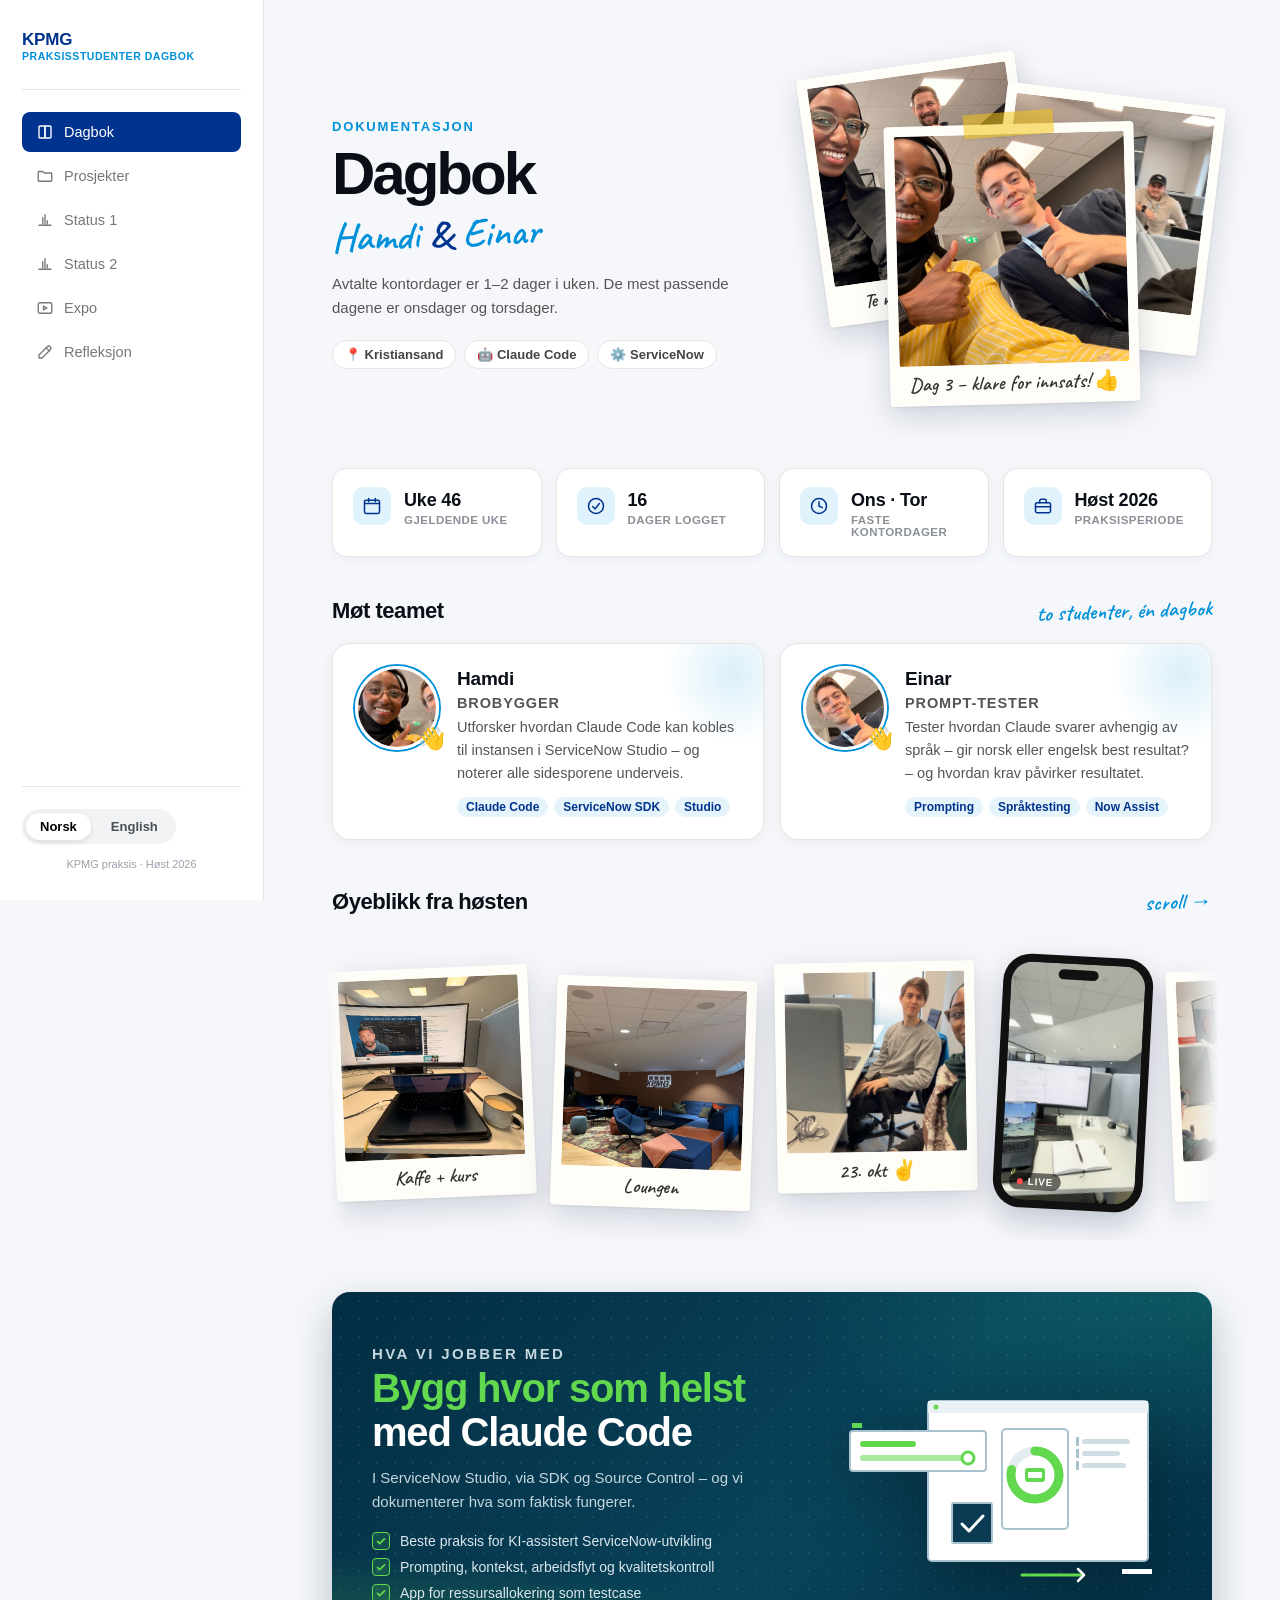
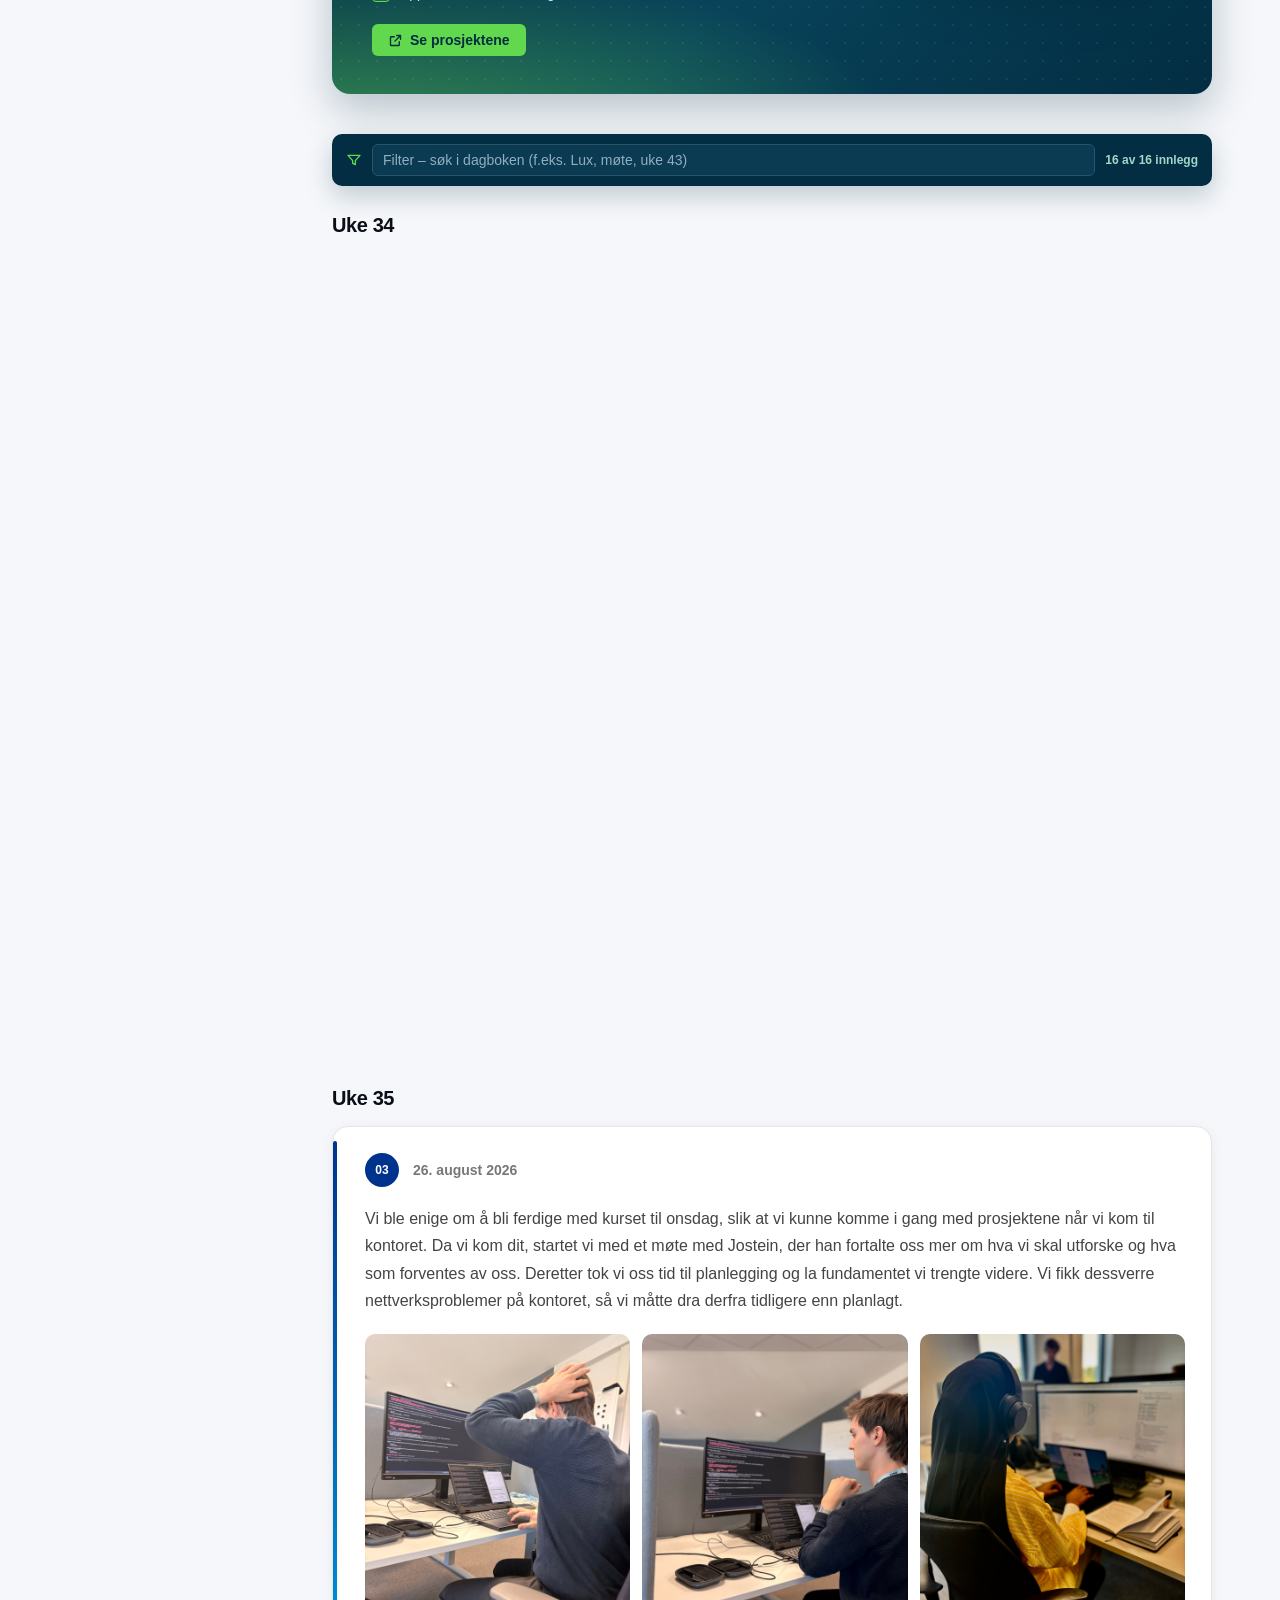
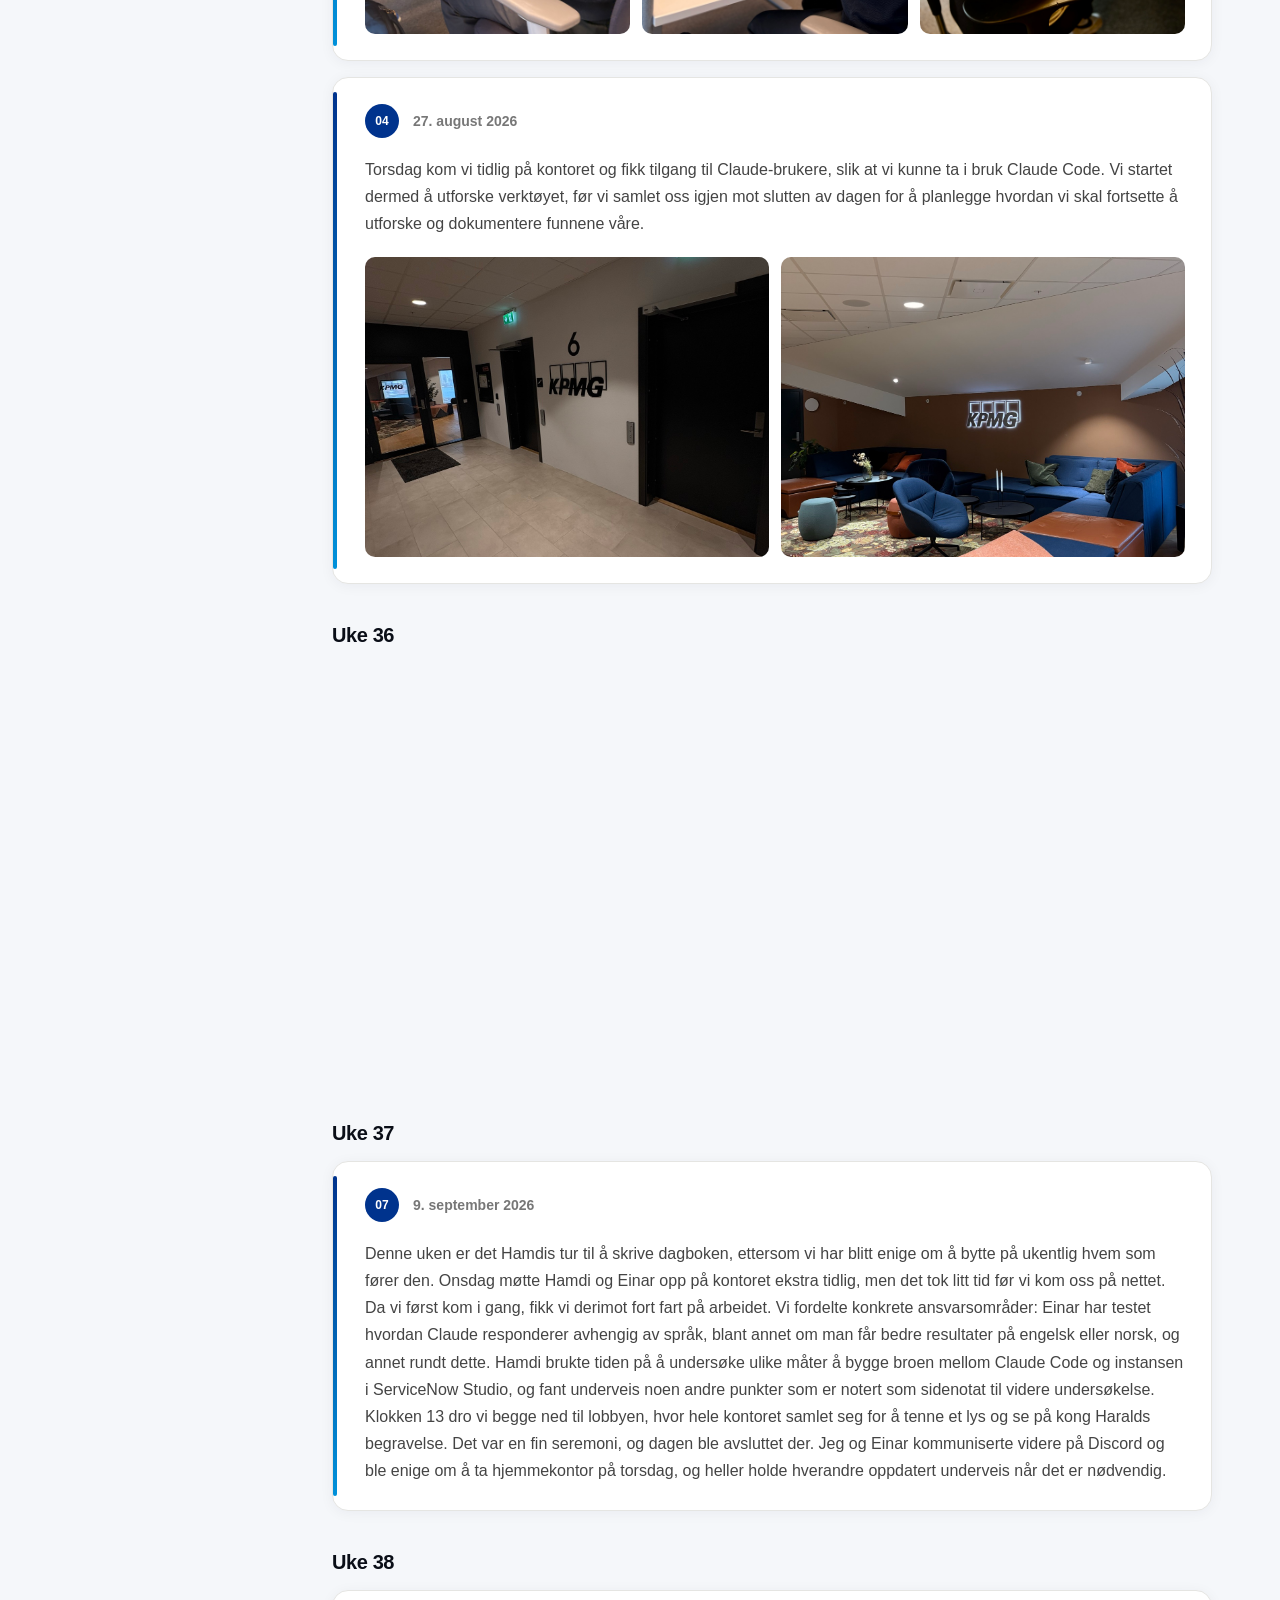
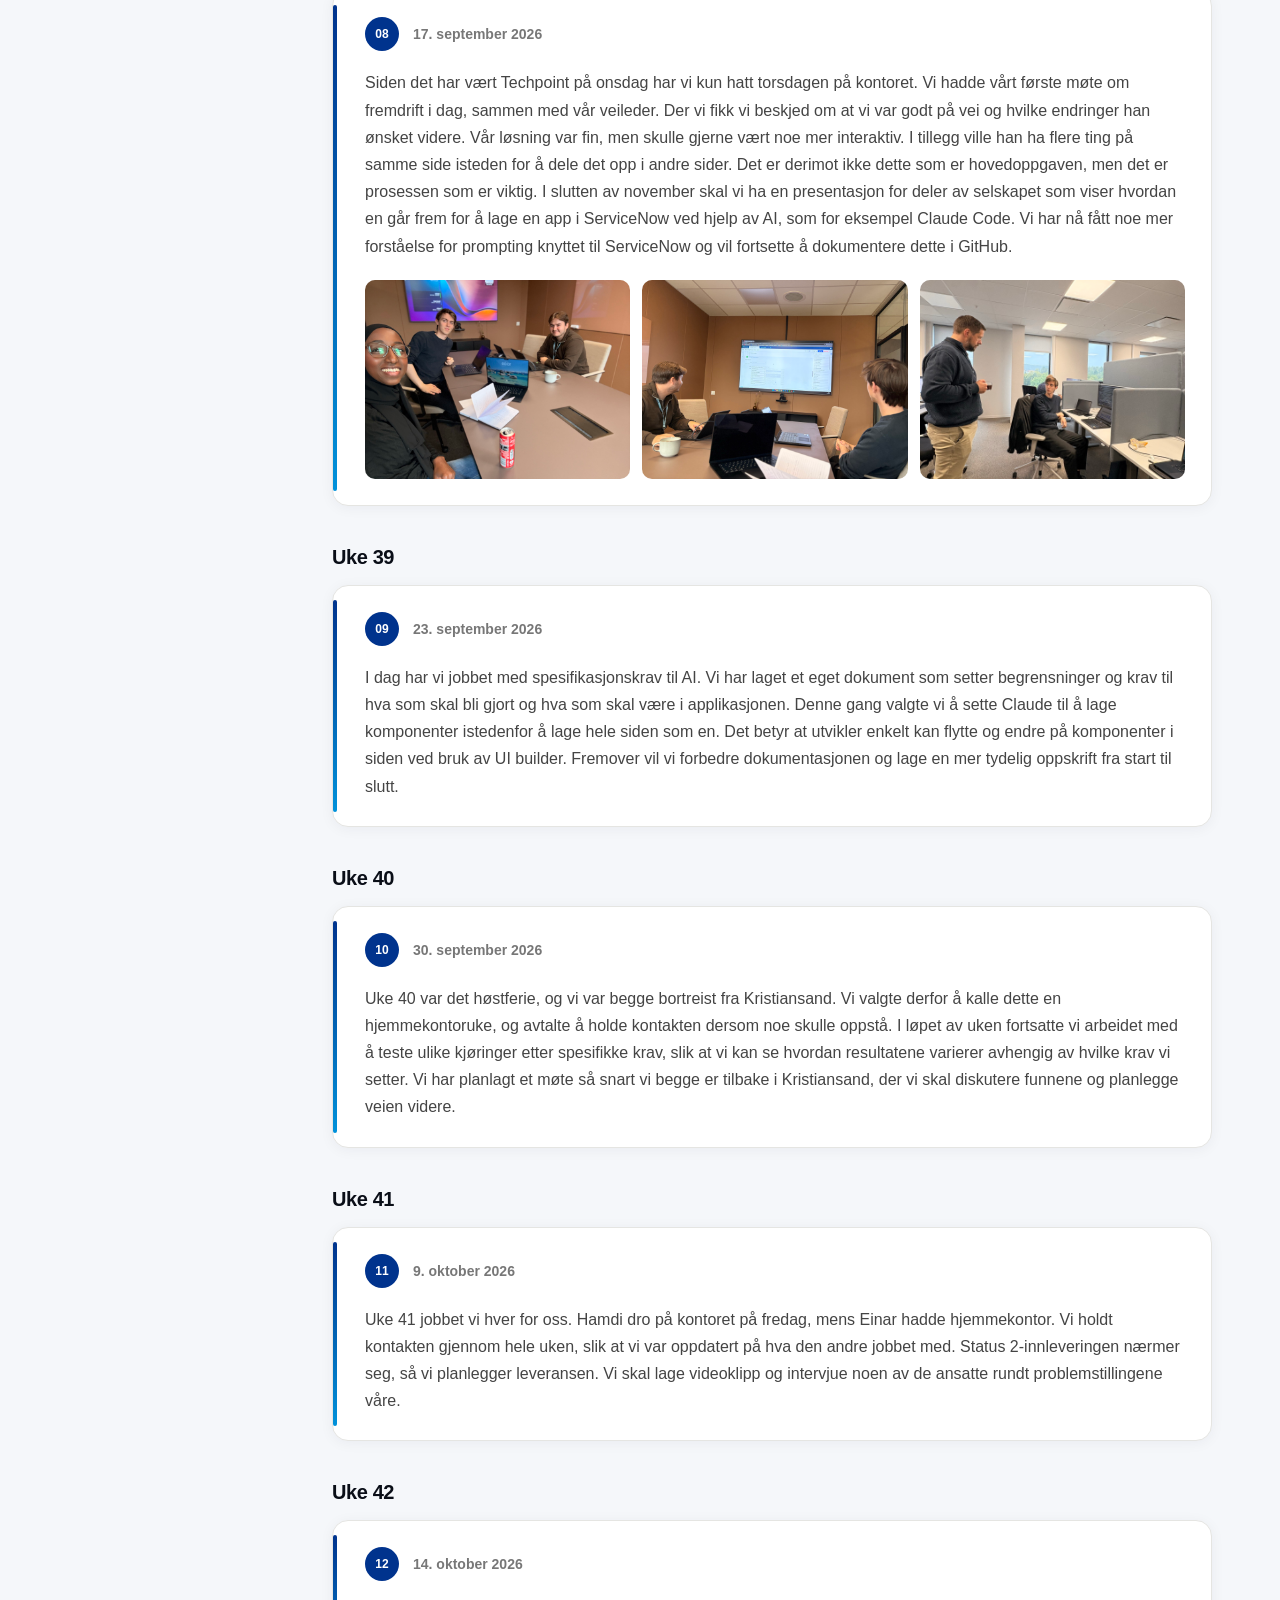
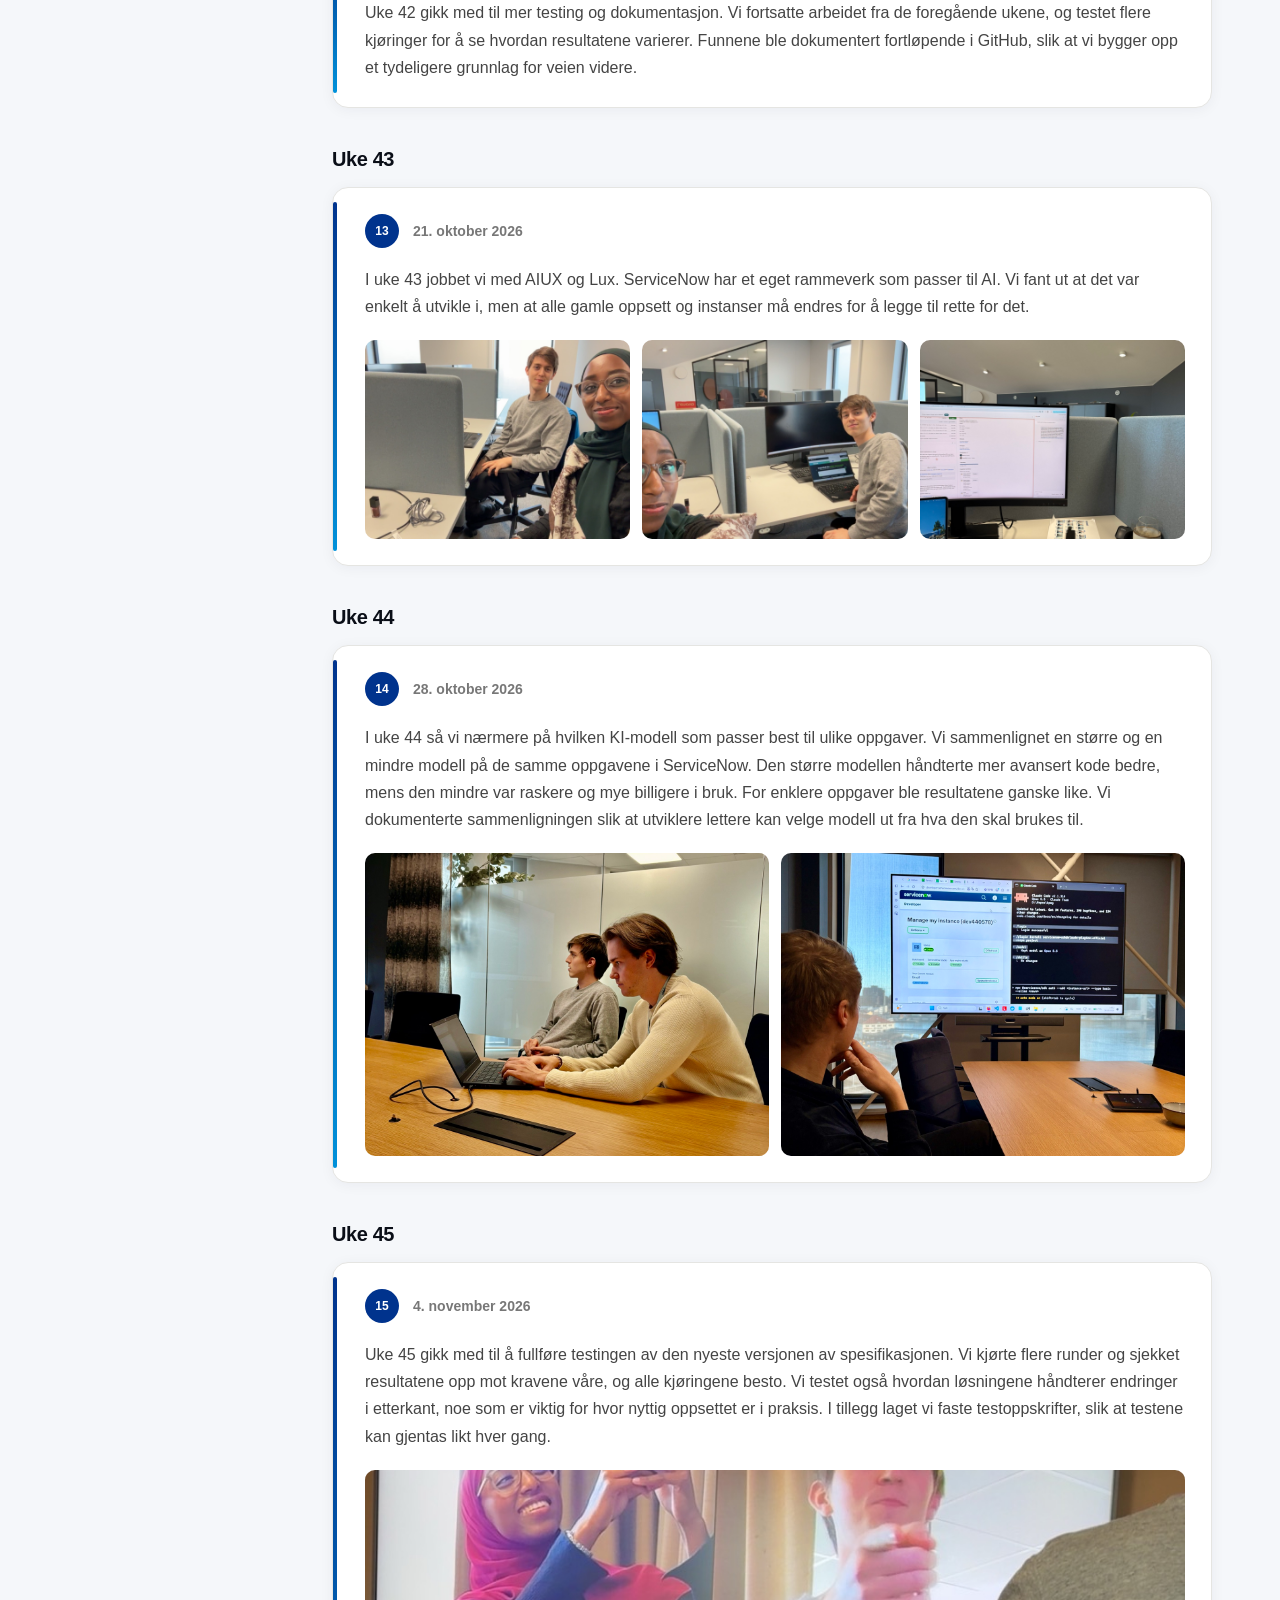
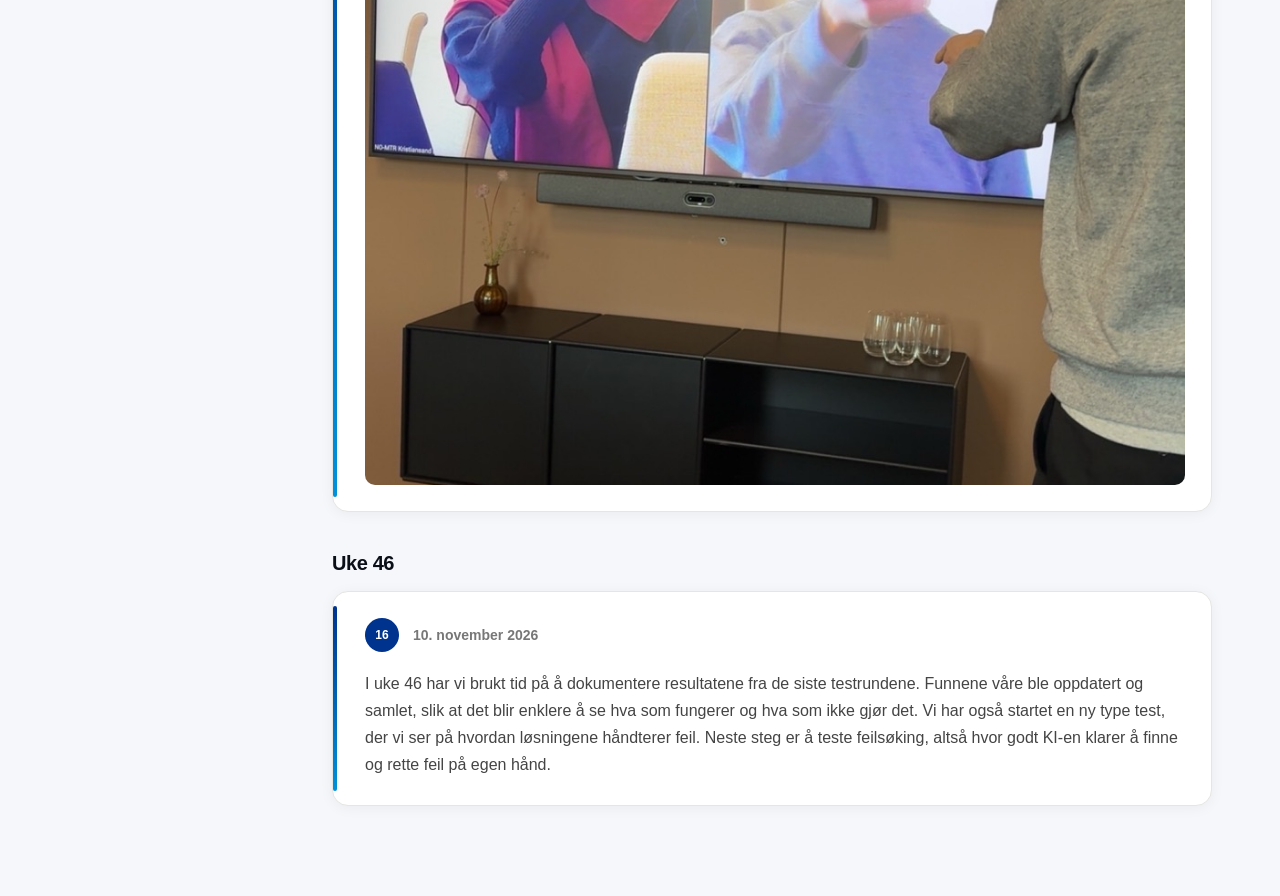
<file: index.html>
<!DOCTYPE html>
<html lang="no">
<head>
    <meta charset="UTF-8">
    <meta name="viewport" content="width=device-width, initial-scale=1.0">
    <title>Dagbok</title>
    <link rel="preconnect" href="https://fonts.googleapis.com">
    <link rel="preconnect" href="https://fonts.gstatic.com" crossorigin>
    <link href="https://fonts.googleapis.com/css2?family=Caveat:wght@600&display=swap" rel="stylesheet">
    <link rel="stylesheet" href="site.css?v=3">

    <style>
        /* Container alignment for language switchers */
        .controls {
            display: inline-flex;
            gap: 6px;
            background-color: #f1f3f5;
            padding: 4px;
            border-radius: 30px; /* Outer rounded track */
        }

            /* Standard round button style rules */
            .controls button {
                background: transparent;
                color: #495057;
                border: none;
                padding: 6px 14px;
                font-size: 13px;
                font-weight: 600;
                font-family: inherit;
                cursor: pointer;
                border-radius: 20px; /* Pill-shaped round design */
                transition: all 0.2s ease-in-out;
            }

                /* Hover animation properties */
                .controls button:hover {
                    color: #1a1a1a;
                }

                /* Active highlight status styling profile */
                .controls button.active {
                    background-color: #ffffff;
                    color: #000000;
                    box-shadow: 0px 2px 6px rgba(0, 0, 0, 0.1);
                }
    </style>
</head>

<body>

    <nav class="top-menu">
        <div class="nav-inner">
            <a href="index.html" class="logo">
                <span class="logo-title">KPMG</span>
                <span class="logo-sub" data-i18n="logo-sub">Praksisstudenter dagbok</span>
            </a>

            <!-- This will hide/show based on the site.css mobile setup -->
            <div class="nav-links" id="navMenu">
                <a href="index.html" class="active">
                    <svg class="nav-icon" viewBox="0 0 24 24" fill="none" stroke="currentColor" stroke-width="1.8" stroke-linecap="round" stroke-linejoin="round">
                        <path d="M4 5.5C4 4.67 4.67 4 5.5 4H12v16H5.5A1.5 1.5 0 0 1 4 18.5v-13Z" />
                        <path d="M20 5.5c0-.83-.67-1.5-1.5-1.5H12v16h6.5a1.5 1.5 0 0 0 1.5-1.5v-13Z" />
                    </svg>
                    <span data-i18n="nav-dagbok">Dagbok</span>
                </a>
                <a href="projects.html">
                    <svg class="nav-icon" viewBox="0 0 24 24" fill="none" stroke="currentColor" stroke-width="1.8" stroke-linecap="round" stroke-linejoin="round">
                        <path d="M3 7a1 1 0 0 1 1-1h5l2 2h9a1 1 0 0 1 1 1v9a1 1 0 0 1-1 1H4a1 1 0 0 1-1-1V7Z" />
                    </svg>
                    <span data-i18n="nav-prosjekt">Prosjekter</span>
                </a>
                <a href="status1.html">
                    <svg class="nav-icon" viewBox="0 0 24 24" fill="none" stroke="currentColor" stroke-width="1.8" stroke-linecap="round" stroke-linejoin="round">
                        <path d="M9 17V9M15 17v-4M12 17V5M4 19h16" />
                    </svg>
                    <span data-i18n="nav-status1">Status 1</span>
                </a>
                <a href="status2.html">
                    <svg class="nav-icon" viewBox="0 0 24 24" fill="none" stroke="currentColor" stroke-width="1.8" stroke-linecap="round" stroke-linejoin="round">
                        <path d="M9 17V9M15 17v-4M12 17V5M4 19h16" />
                    </svg>
                    <span data-i18n="nav-status2">Status 2</span>
                </a>
                <a href="expo.html">
                    <svg class="nav-icon" viewBox="0 0 24 24" fill="none" stroke="currentColor" stroke-width="1.8" stroke-linecap="round" stroke-linejoin="round">
                        <rect x="3" y="5" width="18" height="14" rx="2" />
                        <path d="M10 9.5v5l4.5-2.5L10 9.5Z" />
                    </svg>
                    <span data-i18n="nav-expo">Expo</span>
                </a>
                <a href="reflection.html">
                    <svg class="nav-icon" viewBox="0 0 24 24" fill="none" stroke="currentColor" stroke-width="1.8" stroke-linecap="round" stroke-linejoin="round">
                        <path d="M4 20h4L19 9a2.83 2.83 0 0 0-4-4L4 16v4Z" />
                        <path d="M13.5 6.5l4 4" />
                    </svg>
                    <span data-i18n="nav-reflection">Refleksjon</span>
                </a>
            </div>

            <!-- Container for buttons -->
            <div class="controls-wrapper" style="display: flex; align-items: center; gap: 10px;">
                <!-- Styled Pill Container Switch -->
                <div class="controls">
                    <button id="btn-no" class="active" onclick="setLanguage('no')">Norsk</button>
                    <button id="btn-en" onclick="setLanguage('en')">English</button>
                </div>

                <!-- Burger button sits beautifully on the side -->
                <button class="burger-btn" id="burgerBtn" aria-label="Toggle navigation">
                    <span class="bar"></span>
                    <span class="bar"></span>
                    <span class="bar"></span>
                </button>
            </div>

            <p class="sidebar-caption" data-i18n="sidebar-caption">KPMG praksis &middot; Høst 2026</p>
        </div>
    </nav>


    <main class="container">

        <header class="page-header hero">
            <div class="hero-text">
                <p class="eyebrow" data-i18n="header-eyebrow">Dokumentasjon</p>
                <h1 data-i18n="header-title">Dagbok</h1>
                <p class="hero-names hand">Hamdi <span class="amp">&amp;</span> Einar</p>
                <p class="page-note" data-i18n="header-note">
                    Avtalte kontordager er 1–2 dager i uken. De mest passende dagene er onsdager og torsdager.
                </p>
                <div class="hero-chips">
                    <span class="chip">📍 Kristiansand</span>
                    <span class="chip">🤖 Claude Code</span>
                    <span class="chip">⚙️ ServiceNow</span>
                </div>
            </div>

            <div class="polaroid-stack" aria-label="Bilder av Hamdi og Einar">
                <figure class="polaroid">
                    <img src="img/moments/img_1852.jpg" alt="Hamdi og veileder på kontoret">
                    <figcaption data-i18n="pol-1">Te med veilederen ☕</figcaption>
                </figure>
                <figure class="polaroid">
                    <img src="img/moments/img_2096.jpg" alt="Einar og Hamdi tar selfie på kontoret">
                    <figcaption data-i18n="pol-2">Kontor-selfie</figcaption>
                </figure>
                <figure class="polaroid">
                    <span class="tape"></span>
                    <img src="img/moments/img_1571.jpg" alt="Hamdi og Einar med tommel opp">
                    <figcaption data-i18n="pol-3">Dag 3 – klare for innsats! 👍</figcaption>
                </figure>
            </div>
        </header>

        <section class="stat-grid">
            <div class="stat-tile">
                <span class="stat-icon">
                    <svg viewBox="0 0 24 24" fill="none" stroke="currentColor" stroke-width="1.8" stroke-linecap="round" stroke-linejoin="round">
                        <rect x="3" y="5" width="18" height="16" rx="2" />
                        <line x1="3" y1="9" x2="21" y2="9" />
                        <line x1="8" y1="3" x2="8" y2="7" />
                        <line x1="16" y1="3" x2="16" y2="7" />
                    </svg>
                </span>
                <span class="stat-text">
                    <span class="stat-value" data-i18n="stat-week-value">Uke 46</span>
                    <span class="stat-label" data-i18n="stat-week-label">Gjeldende uke</span>
                </span>
            </div>

            <div class="stat-tile">
                <span class="stat-icon">
                    <svg viewBox="0 0 24 24" fill="none" stroke="currentColor" stroke-width="1.8" stroke-linecap="round" stroke-linejoin="round">
                        <circle cx="12" cy="12" r="9" />
                        <polyline points="8 12.5 11 15.5 16 9" />
                    </svg>
                </span>
                <span class="stat-text">
                    <span class="stat-value">16</span>
                    <span class="stat-label" data-i18n="stat-days-label">Dager logget</span>
                </span>
            </div>

            <div class="stat-tile">
                <span class="stat-icon">
                    <svg viewBox="0 0 24 24" fill="none" stroke="currentColor" stroke-width="1.8" stroke-linecap="round" stroke-linejoin="round">
                        <circle cx="12" cy="12" r="9" />
                        <polyline points="12 7 12 12 16 14" />
                    </svg>
                </span>
                <span class="stat-text">
                    <span class="stat-value" data-i18n="stat-fixed-value">Ons &middot; Tor</span>
                    <span class="stat-label" data-i18n="stat-fixed-label">Faste kontordager</span>
                </span>
            </div>

            <div class="stat-tile">
                <span class="stat-icon">
                    <svg viewBox="0 0 24 24" fill="none" stroke="currentColor" stroke-width="1.8" stroke-linecap="round" stroke-linejoin="round">
                        <rect x="3" y="8" width="18" height="12" rx="2" />
                        <path d="M8 8V6a2 2 0 0 1 2-2h4a2 2 0 0 1 2 2v2" />
                        <line x1="3" y1="13" x2="21" y2="13" />
                    </svg>
                </span>
                <span class="stat-text">
                    <span class="stat-value" data-i18n="stat-period-value">Høst 2026</span>
                    <span class="stat-label" data-i18n="stat-period-label">Praksisperiode</span>
                </span>
            </div>
        </section>

        <section class="team reveal">
            <div class="section-head">
                <h2 data-i18n="team-heading">Møt teamet</h2>
                <span class="hand" data-i18n="team-hand">to studenter, én dagbok</span>
            </div>

            <div class="team-grid">
                <article class="team-card">
                    <div class="avatar">
                        <img src="img/moments/avatar_hamdi.jpg" alt="Hamdi">
                        <span class="wave">👋</span>
                    </div>
                    <div>
                        <h3>Hamdi</h3>
                        <p class="team-role" data-i18n="hamdi-role">Brobygger</p>
                        <p data-i18n="hamdi-text">Utforsker hvordan Claude Code kan kobles til instansen i ServiceNow Studio – og noterer alle sidesporene underveis.</p>
                        <div class="team-tags">
                            <span>Claude Code</span>
                            <span>ServiceNow SDK</span>
                            <span>Studio</span>
                        </div>
                    </div>
                </article>

                <article class="team-card">
                    <div class="avatar">
                        <img src="img/moments/avatar_einar.jpg" alt="Einar">
                        <span class="wave">👋</span>
                    </div>
                    <div>
                        <h3>Einar</h3>
                        <p class="team-role" data-i18n="einar-role">Prompt-tester</p>
                        <p data-i18n="einar-text">Tester hvordan Claude svarer avhengig av språk – gir norsk eller engelsk best resultat? – og hvordan krav påvirker resultatet.</p>
                        <div class="team-tags">
                            <span>Prompting</span>
                            <span data-i18n="einar-tag">Språktesting</span>
                            <span>Now Assist</span>
                        </div>
                    </div>
                </article>
            </div>
        </section>

        <section class="moments reveal">
            <div class="section-head">
                <h2 data-i18n="moments-heading">Øyeblikk fra høsten</h2>
                <span class="hand" data-i18n="moments-hand">scroll →</span>
            </div>

            <div class="moments-track">
                <figure class="polaroid">
                    <img src="img/moments/img_1560.jpg" alt="Arbeidsplass med kaffe">
                    <figcaption data-i18n="mom-1">Kaffe + kurs</figcaption>
                </figure>
                <figure class="polaroid">
                    <img src="img/moments/img_1575.jpg" alt="KPMG-loungen">
                    <figcaption data-i18n="mom-2">Loungen</figcaption>
                </figure>
                <figure class="polaroid">
                    <img src="img/moments/img_2546.jpg" alt="Hamdi og Einar ved pultene">
                    <figcaption data-i18n="mom-3">23. okt ✌️</figcaption>
                </figure>
                <div class="phone">
                    <video src="img/moments/clip_2549.mp4" poster="img/moments/clip_2549.jpg" autoplay muted loop playsinline></video>
                    <span class="live" data-i18n="live">Live</span>
                </div>
                <figure class="polaroid">
                    <img src="img/moments/img_2547.jpg" alt="Selfie ved pultene">
                    <figcaption data-i18n="mom-4">Fokus-modus</figcaption>
                </figure>
                <figure class="polaroid">
                    <img src="img/moments/img_2634.jpg" alt="Einar i møterommet">
                    <figcaption data-i18n="mom-5">Møterommet, 30. okt</figcaption>
                </figure>
                <figure class="polaroid">
                    <img src="img/moments/img_2636.jpg" alt="Demo på storskjerm">
                    <figcaption data-i18n="mom-6">Demo på storskjerm</figcaption>
                </figure>
                <div class="phone">
                    <video src="img/moments/clip_2550.mp4" poster="img/moments/clip_2550.jpg" autoplay muted loop playsinline></video>
                    <span class="live" data-i18n="live">Live</span>
                </div>
                <figure class="polaroid">
                    <img src="img/moments/img_2868.jpg" alt="Hamdi og Einar på skjermen">
                    <figcaption data-i18n="mom-7">På storskjerm, 4. nov 🎬</figcaption>
                </figure>
                <figure class="polaroid">
                    <img src="img/moments/img_2548.jpg" alt="Arbeidsplassen">
                    <figcaption data-i18n="mom-8">Dagens kontor</figcaption>
                </figure>
            </div>
        </section>

        <section class="sn-hero reveal">
            <div>
                <p class="sn-eyebrow" data-i18n="sn-eyebrow">Hva vi jobber med</p>
                <h2 data-i18n="sn-title"><span class="sn-hl">Bygg hvor som helst</span> med Claude Code</h2>
                <p data-i18n="sn-text">I ServiceNow Studio, via SDK og Source Control – og vi dokumenterer hva som faktisk fungerer.</p>
                <ul class="sn-checks">
                    <li data-i18n="sn-check-1">Beste praksis for KI-assistert ServiceNow-utvikling</li>
                    <li data-i18n="sn-check-2">Prompting, kontekst, arbeidsflyt og kvalitetskontroll</li>
                    <li data-i18n="sn-check-3">App for ressursallokering som testcase</li>
                </ul>
                <a class="sn-btn" href="projects.html">
                    <svg viewBox="0 0 24 24" fill="none" stroke="currentColor" stroke-width="2.2" stroke-linecap="round" stroke-linejoin="round"><path d="M14 4h6v6M20 4l-9 9M18 14v5a1 1 0 0 1-1 1H5a1 1 0 0 1-1-1V7a1 1 0 0 1 1-1h5"/></svg>
                    <span data-i18n="sn-btn">Se prosjektene</span>
                </a>
            </div>
            <img class="sn-hero-art" src="img/sn/hero.svg" alt="">
        </section>

        <div class="sn-filter">
            <svg viewBox="0 0 24 24" fill="none" stroke="currentColor" stroke-width="2" stroke-linecap="round" stroke-linejoin="round"><path d="M3 5h18l-7 8v6l-4-2v-4L3 5Z"/></svg>
            <input id="diaryFilter" type="search" placeholder="Filter – søk i dagboken (f.eks. Lux, møte, uke 43)" data-placeholder-en="Filter – search the diary (e.g. Lux, meeting, week 43)" autocomplete="off">
            <span class="sn-filter-count" id="diaryFilterCount"></span>
        </div>
        <p class="sn-empty" id="diaryEmpty" data-i18n="filter-empty">Ingen innlegg matcher søket ditt.</p>

        <section class="days">

            <div class="week-group">
                <h2 class="week-heading" data-i18n="week34-heading">Uke 34</h2>

                <article class="day-card">
                    <div class="day-header">
                        <span class="day-number">01</span>
                        <time datetime="2026-08-19" data-i18n="day1-date">
                            19. august 2026
                        </time>
                    </div>
                    <p data-i18n="day1-text">
                        I dag har vi hatt første dag hos KPMG. Dagen startet med en liten runde på kontoret.
                        Etter å ha truffet mange hyggelig mennesker tok vi turen inn på møterommet for å få litt informasjon om oppstart.
                        Etter lunsj startet vi onboarding prosessen i ServiceNow. Etter noen kurs videoer ble det kake. Noen ansatte i KPMG hadde landet en kontrakt som måtte feires.
                        Ettermiddagen ble fylt med litt mer opplæringsvideoer, og deretter god mat og gode samtaler på Flua Pizza. God start på praksisen!
                    </p>
                    <br />
                    <img src="img/first_day.jpg" class="day-image" alt="First day at KPMG">
                </article>


                <article class="day-card">
                    <div class="day-header">
                        <span class="day-number">02</span>
                        <time datetime="2026-08-20" data-i18n="day2-date">
                            20. august 2026
                        </time>
                    </div>
                    <p data-i18n="day2-text">
                        Andre dag hos KPMG gikk for det meste i å fullføre ServiceNow kurset. Midt på dagen hadde vi et lite møte for å løse eventuelle problemer og hindringer.
                    </p>
                </article>
            </div>

            <div class="week-group">
                <h2 class="week-heading" data-i18n="week35-heading">Uke 35</h2>

                <article class="day-card">
                    <div class="day-header">
                        <span class="day-number">03</span>
                        <time datetime="2026-08-26" data-i18n="day3-date">
                            26. august 2026
                        </time>
                    </div>
                    <p data-i18n="day3-text">
                        Vi ble enige om å bli ferdige med kurset til onsdag, slik at vi kunne komme i gang med prosjektene når vi kom til kontoret. Da vi kom dit, startet vi med et møte med Jostein, der han fortalte oss mer om hva vi skal utforske og hva som forventes av oss. Deretter tok vi oss tid til planlegging og la fundamentet vi trengte videre. Vi fikk dessverre nettverksproblemer på kontoret, så vi måtte dra derfra tidligere enn planlagt.
                    </p>
                    <div class="day-photos tall">
                        <img src="img/moments/img_1563.jpg" alt="Einar i dypt fokus" data-caption="Hmm… 🤔">
                        <img src="img/moments/img_1564.jpg" alt="Einar koder" data-caption="Einar i gang">
                        <img src="img/moments/img_1570.jpg" alt="Hamdi jobber" data-caption="Hamdi planlegger">
                    </div>
                </article>

                <article class="day-card">
                    <div class="day-header">
                        <span class="day-number">04</span>
                        <time datetime="2026-08-27" data-i18n="day4-date">
                            27. august 2026
                        </time>
                    </div>
                    <p data-i18n="day4-text">
                        Torsdag kom vi tidlig på kontoret og fikk tilgang til Claude-brukere, slik at vi kunne ta i bruk Claude Code. Vi startet dermed å utforske verktøyet, før vi samlet oss igjen mot slutten av dagen for å planlegge hvordan vi skal fortsette å utforske og dokumentere funnene våre.
                    </p>
                    <div class="day-photos tall">
                        <img src="img/moments/img_1590.jpg" alt="KPMG-inngangen i 6. etasje" data-caption="6. etasje">
                        <img src="img/moments/img_1575.jpg" alt="KPMG-loungen" data-caption="Loungen">
                    </div>
                </article>
            </div>
            <div class="week-group">
                <h2 class="week-heading" data-i18n="week36-heading">Uke 36</h2>

                <article class="day-card">
                    <div class="day-header">
                        <span class="day-number">05</span>
                        <time datetime="2026-09-02" data-i18n="day5-date">
                            02. september 2026
                        </time>
                    </div>
                    <p data-i18n="day5-text">
                        I dag fikk vi planlagt fremgangsmåten vi vil bruke og hva som må gjøres. Det blir mye testing av Claude Code (Service Now SDK) og Now Assist for å se hva som fungerer best til ulike formål. Vårt formål er å dokumentere og teste så mye vi kan slik at fremtidige oppsett blir raskere og bedre. Dokumentasjonen skal brukes til å velge hvilke metoder en bruker for å bygge apper i ServiceNow.
                    </p>
                </article>

                <article class="day-card">
                    <div class="day-header">
                        <span class="day-number">06</span>
                        <time datetime="2026-09-03" data-i18n="day6-date">
                            3. september 2026
                        </time>
                    </div>
                    <p data-i18n="day6-text">
                        I dag har det vært hjemmekontor. Vi har brukt dagen på å teste Claude Code og Now Assist, koble til PDI og kjøre noen test prompts. Dokumentasjonen vil etterhvert bli lagt inn i GitHub. For øyeblikket er det kun en README-fil, men vi vil også begynne å legge til andre filer, bilder og dokumenter for å styrke dokumentasjonen.
                    </p>
                </article>
            </div>

            <div class="week-group">
                <h2 class="week-heading" data-i18n="week37-heading">Uke 37</h2>

                <article class="day-card">
                    <div class="day-header">
                        <span class="day-number">07</span>
                        <time datetime="2026-09-09" data-i18n="day7-date">
                            9. september 2026
                        </time>
                    </div>
                    <p data-i18n="day7-text">
                        Denne uken er det Hamdis tur til å skrive dagboken, ettersom vi har blitt enige om å bytte på ukentlig hvem som fører den. Onsdag møtte Hamdi og Einar opp på kontoret ekstra tidlig, men det tok litt tid før vi kom oss på nettet. Da vi først kom i gang, fikk vi derimot fort fart på arbeidet. Vi fordelte konkrete ansvarsområder: Einar har testet hvordan Claude responderer avhengig av språk, blant annet om man får bedre resultater på engelsk eller norsk, og annet rundt dette. Hamdi brukte tiden på å undersøke ulike måter å bygge broen mellom Claude Code og instansen i ServiceNow Studio, og fant underveis noen andre punkter som er notert som sidenotat til videre undersøkelse. Klokken 13 dro vi begge ned til lobbyen, hvor hele kontoret samlet seg for å tenne et lys og se på kong Haralds begravelse. Det var en fin seremoni, og dagen ble avsluttet der. Jeg og Einar kommuniserte videre på Discord og ble enige om å ta hjemmekontor på torsdag, og heller holde hverandre oppdatert underveis når det er nødvendig.
                    </p>
                </article>
            </div>

            <div class="week-group">
                <h2 class="week-heading" data-i18n="week38-heading">Uke 38</h2>

                <article class="day-card">
                    <div class="day-header">
                        <span class="day-number">08</span>
                        <time datetime="2026-09-17" data-i18n="day8-date">
                            17. september 2026
                        </time>
                    </div>
                    <p data-i18n="day8-text">
                         Siden det har vært Techpoint på onsdag har vi kun hatt torsdagen på kontoret. Vi hadde vårt første møte om fremdrift i dag, sammen med vår veileder. Der vi fikk vi beskjed om at vi var godt på vei og hvilke endringer han ønsket videre. Vår løsning var fin, men skulle gjerne vært noe mer interaktiv. I tillegg ville han ha flere ting på samme side isteden for å dele det opp i andre sider. Det er derimot ikke dette som er hovedoppgaven, men det er prosessen som er viktig. I slutten av november skal vi ha en presentasjon for deler av selskapet som viser hvordan en går frem for å lage en app i ServiceNow ved hjelp av AI, som for eksempel Claude Code. Vi har nå fått noe mer forståelse for prompting knyttet til ServiceNow og vil fortsette å dokumentere dette i GitHub.
                    </p>
                    <div class="day-photos">
                        <img src="img/moments/img_1850.jpg" alt="Selfie i møterommet" data-caption="Fremdriftsmøte">
                        <img src="img/moments/img_1851.jpg" alt="Møte med veileder" data-caption="Gjennomgang på skjerm">
                        <img src="img/moments/img_1853.jpg" alt="Veileder og Einar på kontoret" data-caption="Etter møtet">
                    </div>
                </article>
            </div>

            <div class="week-group">
                <h2 class="week-heading" data-i18n="week39-heading">Uke 39</h2>

                <article class="day-card">
                    <div class="day-header">
                        <span class="day-number">09</span>
                        <time datetime="2026-09-23" data-i18n="day9-date">
                            23. september 2026
                        </time>
                    </div>
                    <p data-i18n="day9-text">
                         I dag har vi jobbet med spesifikasjonskrav til AI. Vi har laget et eget dokument som setter begrensninger og krav til hva som skal bli gjort og hva som skal være i applikasjonen. Denne gang valgte vi å sette Claude til å lage komponenter istedenfor å lage hele siden som en. Det betyr at utvikler enkelt kan flytte og endre på komponenter i siden ved bruk av UI builder. Fremover vil vi forbedre dokumentasjonen og lage en mer tydelig oppskrift fra start til slutt.
                    </p>
                </article>
            </div>

            <div class="week-group">
                <h2 class="week-heading" data-i18n="week40-heading">Uke 40</h2>

                <article class="day-card">
                    <div class="day-header">
                        <span class="day-number">10</span>
                        <time datetime="2026-09-30" data-i18n="day10-date">
                            30. september 2026
                        </time>
                    </div>
                    <p data-i18n="day10-text">
                        Uke 40 var det høstferie, og vi var begge bortreist fra Kristiansand. Vi valgte derfor å kalle dette en hjemmekontoruke, og avtalte å holde kontakten dersom noe skulle oppstå. I løpet av uken fortsatte vi arbeidet med å teste ulike kjøringer etter spesifikke krav, slik at vi kan se hvordan resultatene varierer avhengig av hvilke krav vi setter. Vi har planlagt et møte så snart vi begge er tilbake i Kristiansand, der vi skal diskutere funnene og planlegge veien videre.
                    </p>
                </article>
            </div>

            <div class="week-group">
                <h2 class="week-heading" data-i18n="week41-heading">Uke 41</h2>

                <article class="day-card">
                    <div class="day-header">
                        <span class="day-number">11</span>
                        <time datetime="2026-10-09" data-i18n="day11-date">
                            9. oktober 2026
                        </time>
                    </div>
                    <p data-i18n="day11-text">
                        Uke 41 jobbet vi hver for oss. Hamdi dro på kontoret på fredag, mens Einar hadde hjemmekontor. Vi holdt kontakten gjennom hele uken, slik at vi var oppdatert på hva den andre jobbet med. Status 2-innleveringen nærmer seg, så vi planlegger leveransen. Vi skal lage videoklipp og intervjue noen av de ansatte rundt problemstillingene våre.
                    </p>
                </article>
            </div>

            <div class="week-group">
                <h2 class="week-heading" data-i18n="week42-heading">Uke 42</h2>

                <article class="day-card">
                    <div class="day-header">
                        <span class="day-number">12</span>
                        <time datetime="2026-10-14" data-i18n="day12-date">
                            14. oktober 2026
                        </time>
                    </div>
                    <p data-i18n="day12-text">
                        Uke 42 gikk med til mer testing og dokumentasjon. Vi fortsatte arbeidet fra de foregående ukene, og testet flere kjøringer for å se hvordan resultatene varierer. Funnene ble dokumentert fortløpende i GitHub, slik at vi bygger opp et tydeligere grunnlag for veien videre.
                    </p>
                </article>
            </div>

            <div class="week-group">
                <h2 class="week-heading" data-i18n="week43-heading">Uke 43</h2>

                <article class="day-card">
                    <div class="day-header">
                        <span class="day-number">13</span>
                        <time datetime="2026-10-21" data-i18n="day13-date">
                            21. oktober 2026
                        </time>
                    </div>
                    <p data-i18n="day13-text">
                        I uke 43 jobbet vi med AIUX og Lux. ServiceNow har et eget rammeverk som passer til AI. Vi fant ut at det var enkelt å utvikle i, men at alle gamle oppsett og instanser må endres for å legge til rette for det. 
                    </p>
                    <div class="day-photos">
                        <img src="img/moments/img_2546.jpg" alt="Einar og Hamdi ved pultene" data-caption="23. oktober">
                        <img src="img/moments/img_2547.jpg" alt="Selfie ved pultene" data-caption="Fokus-modus">
                        <img src="img/moments/img_2548.jpg" alt="Arbeidsplassen" data-caption="Dagens kontor">
                    </div>
                </article>
            </div>

            <div class="week-group">
                <h2 class="week-heading" data-i18n="week44-heading">Uke 44</h2>

                <article class="day-card">
                    <div class="day-header">
                        <span class="day-number">14</span>
                        <time datetime="2026-10-28" data-i18n="day14-date">
                            28. oktober 2026
                        </time>
                    </div>
                    <p data-i18n="day14-text">
                        I uke 44 så vi nærmere på hvilken KI-modell som passer best til ulike oppgaver. Vi sammenlignet en større og en mindre modell på de samme oppgavene i ServiceNow. Den større modellen håndterte mer avansert kode bedre, mens den mindre var raskere og mye billigere i bruk. For enklere oppgaver ble resultatene ganske like. Vi dokumenterte sammenligningen slik at utviklere lettere kan velge modell ut fra hva den skal brukes til.
                    </p>
                    <div class="day-photos">
                        <img src="img/moments/img_2634.jpg" alt="Einar i møterommet" data-caption="Modell mot modell">
                        <img src="img/moments/img_2636.jpg" alt="Demo på storskjerm" data-caption="Resultatene på storskjerm">
                    </div>
                </article>
            </div>

            <div class="week-group">
                <h2 class="week-heading" data-i18n="week45-heading">Uke 45</h2>

                <article class="day-card">
                    <div class="day-header">
                        <span class="day-number">15</span>
                        <time datetime="2026-11-04" data-i18n="day15-date">
                            4. november 2026
                        </time>
                    </div>
                    <p data-i18n="day15-text">
                        Uke 45 gikk med til å fullføre testingen av den nyeste versjonen av spesifikasjonen. Vi kjørte flere runder og sjekket resultatene opp mot kravene våre, og alle kjøringene besto. Vi testet også hvordan løsningene håndterer endringer i etterkant, noe som er viktig for hvor nyttig oppsettet er i praksis. I tillegg laget vi faste testoppskrifter, slik at testene kan gjentas likt hver gang.
                    </p>
                    <div class="day-photos">
                        <img src="img/moments/img_2868.jpg" alt="Hamdi og Einar på skjermen" data-caption="4. november 🎬">
                    </div>
                </article>
            </div>

            <div class="week-group">
                <h2 class="week-heading" data-i18n="week46-heading">Uke 46</h2>

                <article class="day-card">
                    <div class="day-header">
                        <span class="day-number">16</span>
                        <time datetime="2026-11-10" data-i18n="day16-date">
                            10. november 2026
                        </time>
                    </div>
                    <p data-i18n="day16-text">
                        I uke 46 har vi brukt tid på å dokumentere resultatene fra de siste testrundene. Funnene våre ble oppdatert og samlet, slik at det blir enklere å se hva som fungerer og hva som ikke gjør det. Vi har også startet en ny type test, der vi ser på hvordan løsningene håndterer feil. Neste steg er å teste feilsøking, altså hvor godt KI-en klarer å finne og rette feil på egen hånd.
                    </p>
                </article>
            </div>


        </section>

    </main>

    <script>
        // JavaScript only needs the English data
        const translations = {
            en: {
                "nav-dagbok": "Diary",
                "nav-prosjekt": "Projects",
                "nav-status1": "Status 1",
                "nav-status2": "Status 2",
                "nav-expo": "Expo",
                "nav-reflection": "Reflection",
                "logo-sub": "Intern diary",
                "sidebar-caption": "KPMG internship &middot; Autumn 2026",
                "header-eyebrow": "Documentation",
                "header-title": "Diary",
                "header-note": "Agreed office days are 1–2 days per week. Wednesdays and Thursdays work best.",
                "stat-week-value": "Week 46",
                "stat-week-label": "Current week",
                "stat-days-label": "Days logged",
                "stat-fixed-value": "Wed &middot; Thu",
                "stat-fixed-label": "Fixed office days",
                "stat-period-value": "Autumn 2026",
                "stat-period-label": "Internship period",
                "sn-eyebrow": "What we work on",
                "sn-title": "<span class=\"sn-hl\">Build anywhere</span> with Claude Code",
                "sn-text": "In ServiceNow Studio, through the SDK and Source Control – and we document what actually works.",
                "sn-check-1": "Best practice for AI-assisted ServiceNow development",
                "sn-check-2": "Prompting, context, workflow and quality control",
                "sn-check-3": "A resource allocation app as our test case",
                "sn-btn": "See the projects",
                "filter-empty": "No entries match your search.",
                "pol-1": "Tea with our supervisor ☕",
                "pol-2": "Office selfie",
                "pol-3": "Day 3 – ready to go! 👍",
                "team-heading": "Meet the team",
                "team-hand": "two students, one diary",
                "hamdi-role": "Bridge builder",
                "hamdi-text": "Exploring how Claude Code can connect to the instance in ServiceNow Studio – and noting every side quest along the way.",
                "einar-role": "Prompt tester",
                "einar-text": "Testing how Claude responds depending on language – does Norwegian or English give better results? – and how requirements shape the output.",
                "einar-tag": "Language testing",
                "moments-heading": "Moments from the autumn",
                "moments-hand": "scroll →",
                "live": "Live",
                "mom-1": "Coffee + courses",
                "mom-2": "The lounge",
                "mom-3": "Oct 23 ✌️",
                "mom-4": "Focus mode",
                "mom-5": "Meeting room, Oct 30",
                "mom-6": "Demo on the big screen",
                "mom-7": "On the big screen, Nov 4 🎬",
                "mom-8": "Today's office",
                "week34-heading": "Week 34",
                "week35-heading": "Week 35",
                "day1-date": "August 19, 2026",
                "day1-text": "Today we had our first day at KPMG. The day started with a quick tour of the office. After meeting many nice people, we went into the meeting room to receive some orientation info. After lunch, we started the onboarding process in ServiceNow. After a few training videos, there was cake! Some KPMG employees had landed a contract that had to be celebrated. The afternoon was filled with a few more training videos, followed by good food and great conversations at Flua Pizza. A great start to our internship!",
                "day2-date": "August 20, 2026",
                "day2-text": "The second day at KPMG was mostly spent finishing the ServiceNow course. In the middle of the day, we had a short meeting to resolve any issues and obstacles.",
                "day3-date": "August 26, 2026",
                "day3-text": "We agreed to finish the course by Wednesday, so we could get started on the projects once we arrived at the office. When we got there, we began with a meeting with Jostein, where he told us more about what we're going to explore and what is expected of us. We then took time to plan and laid the groundwork we needed going forward. Unfortunately, we ran into network issues at the office, so we had to leave earlier than planned.",
                "day4-date": "August 27, 2026",
                "day4-text": "On Thursday we arrived early and got our Claude accounts set up so we could start using Claude Code. We then began exploring the tool, before regrouping at the end of the day to plan how to keep exploring and documenting our findings.",
                "week36-heading": "Week 36",
                "day5-date": "September 2, 2026",
                "day5-text": "Today we planned out the approach we'll use and what needs to be done. There will be a lot of testing of Claude Code (ServiceNow SDK) and Now Assist to see what works best for different purposes. Our goal is to document and test as much as we can so that future setups become faster and better. The documentation will be used to choose which methods to use when building apps in ServiceNow.",
                "day6-date": "September 3, 2026",
                "day6-text": "Today was a home office day. We spent the day testing Claude Code and Now Assist, connecting to the PDI, and running some test prompts. The documentation will gradually be added to GitHub. Right now there's only a README file, but we'll also start adding other files, images, and documents to strengthen the documentation.",
                "week37-heading": "Week 37",
                "day7-date": "September 9, 2026",
                "day7-text": "This week it's Hamdi's turn to write the diary, since we've agreed to alternate weekly on who keeps it. On Wednesday, Hamdi and Einar arrived at the office extra early, though it took a while before we got online. Once we got going, though, we quickly picked up the pace. We split up concrete areas of responsibility: Einar has been testing how Claude responds depending on language, including whether you get better results in English or Norwegian, among other things. Hamdi spent time looking into different ways of bridging Claude Code with the instance in ServiceNow Studio, and along the way found a few other points that have been noted as a side note for further investigation. At 1 PM we both went down to the lobby, where the whole office gathered to light a candle and watch King Harald's funeral. It was a nice ceremony, and the day ended there. Later, Hamdi and Einar talked on Discord and agreed to work from home on Thursday, keeping each other updated along the way whenever needed.",
                "week38-heading": "Week 38",
                "day8-date": "September 17, 2026",
                "day8-text": "Since Wednesday was Techpoint, we only had Thursday at the office. We had our first progress meeting today, together with our supervisor. There we were told that we're well on track, along with which changes he wanted going forward. Our solution was good, but could have been a bit more interactive. He also wanted more things on the same page instead of splitting it up across other pages. That said, this isn't the main task itself, but rather the process that matters. At the end of November we'll be giving a presentation to parts of the company showing how to go about building an app in ServiceNow using AI, such as Claude Code. We've now gained a bit more understanding of prompting related to ServiceNow and will keep documenting this on GitHub.",
                "week39-heading": "Week 39",
                "day9-date": "September 23, 2026",
                "day9-text": "Today, we worked on the specification requirements for AI. We created a separate document that defines the limitations and requirements for what needs to be done and what should be included in the application. This time, we chose to have Claude create individual components instead of building the entire page as one component. This means that developers can easily move and modify components on the page using the UI builder. Going forward, we will improve the documentation and create a clearer step-by-step guide covering the process from start to finish.",
                "week40-heading": "Week 40",
                "day10-date": "September 30, 2026",
                "day10-text": "Week 40 was autumn break, and we were both away from Kristiansand. We therefore treated it as a home office week and agreed to stay in touch if anything came up. During the week we continued testing different runs based on specific requirements, to see how the results vary depending on the requirements we set. We have planned a meeting as soon as we are both back in Kristiansand, where we will discuss our findings and plan the next steps.",
                "week41-heading": "Week 41",
                "day11-date": "October 9, 2026",
                "day11-text": "Week 41 we worked separately. Hamdi went to the office on Friday, while Einar worked from home, and we kept in touch throughout the week so we knew what the other was working on. The Status 2 submission is approaching, so we are planning the delivery. We will make video clips and interview some of the employees about our problem statements.",
                "week42-heading": "Week 42",
                "day12-date": "October 14, 2026",
                "day12-text": "Week 42 was spent on more testing and documentation. We continued the work from the previous weeks and tested more runs to see how the results vary. The findings were documented continuously on GitHub, so that we are building a clearer foundation for the way forward.",
                "week43-heading": "Week 43",
                "day13-date": "October 21, 2026",
                "day13-text": "In week 43 we worked on AIUX and Lux. ServiceNow has its own framework that is well suited for AI. We found that it was easy to develop in, but that all old setups and instances have to be changed to support it.",
                "week44-heading": "Week 44",
                "day14-date": "October 28, 2026",
                "day14-text": "In week 44 we looked more closely at which AI model is best suited for different tasks. We compared a larger and a smaller model on the same tasks in ServiceNow. The larger model handled more advanced code better, while the smaller one was faster and much cheaper to use. For simpler tasks the results were quite similar. We documented the comparison so that developers can more easily choose a model based on what it will be used for.",
                "week45-heading": "Week 45",
                "day15-date": "November 4, 2026",
                "day15-text": "Week 45 was spent finishing the testing of the newest version of the specification. We ran several rounds and checked the results against our requirements, and all the runs passed. We also tested how the solutions handle changes afterwards, which matters for how useful the setup is in practice. In addition, we created fixed test recipes so that the tests can be repeated the same way every time.",
                "week46-heading": "Week 46",
                "day16-date": "November 10, 2026",
                "day16-text": "In week 46 we have spent time documenting the results from the latest test rounds. Our findings were updated and gathered together, making it easier to see what works and what does not. We have also started a new type of test, where we look at how the solutions handle errors. The next step is to test troubleshooting, meaning how well the AI manages to find and fix errors on its own."
            }
        };

        function setLanguage(lang) {
            document.documentElement.lang = lang;
            const elements = document.querySelectorAll('[data-i18n]');

            elements.forEach(element => {
                const key = element.getAttribute('data-i18n');

                // 1. If it's the first time running, save whatever original Norwegian is written in the HTML markup
                if (!element.hasAttribute('data-original-no')) {
                    element.setAttribute('data-original-no', element.innerHTML.trim());
                }

                // 2. Route text values based on language choice
                if (lang === 'en' && translations.en[key]) {
                    element.innerHTML = translations.en[key];
                } else {
                    // Fall back cleanly to the original saved Norwegian text
                    element.innerHTML = element.getAttribute('data-original-no');
                }
            });

            document.getElementById('btn-no').classList.toggle('active', lang === 'no');
            document.getElementById('btn-en').classList.toggle('active', lang === 'en');

            localStorage.setItem('diaryLanguage', lang);
        }

        window.addEventListener('DOMContentLoaded', () => {
            const savedLang = localStorage.getItem('diaryLanguage') || 'no';
            setLanguage(savedLang);
        });

        // DOM Interaction logic for Mobile Burger actions
        window.addEventListener('DOMContentLoaded', () => {
            const savedLang = localStorage.getItem('diaryLanguage') || 'no';
            setLanguage(savedLang);

            const burgerBtn = document.getElementById('burgerBtn');
            const navMenu = document.getElementById('navMenu');
            const menuLinks = document.querySelectorAll('.nav-links a');

            if (burgerBtn && navMenu) {
                // Toggle view configurations when clicked
                burgerBtn.addEventListener('click', () => {
                    burgerBtn.classList.toggle('active');
                    navMenu.classList.toggle('active');
                });

                // Automatically fold up menu when hitting internal links
                menuLinks.forEach(link => {
                    link.addEventListener('click', () => {
                        burgerBtn.classList.remove('active');
                        navMenu.classList.remove('active');
                    });
                });
            }
        });

    </script>
    <script src="site.js?v=3"></script>
</body>
</html>
</file>
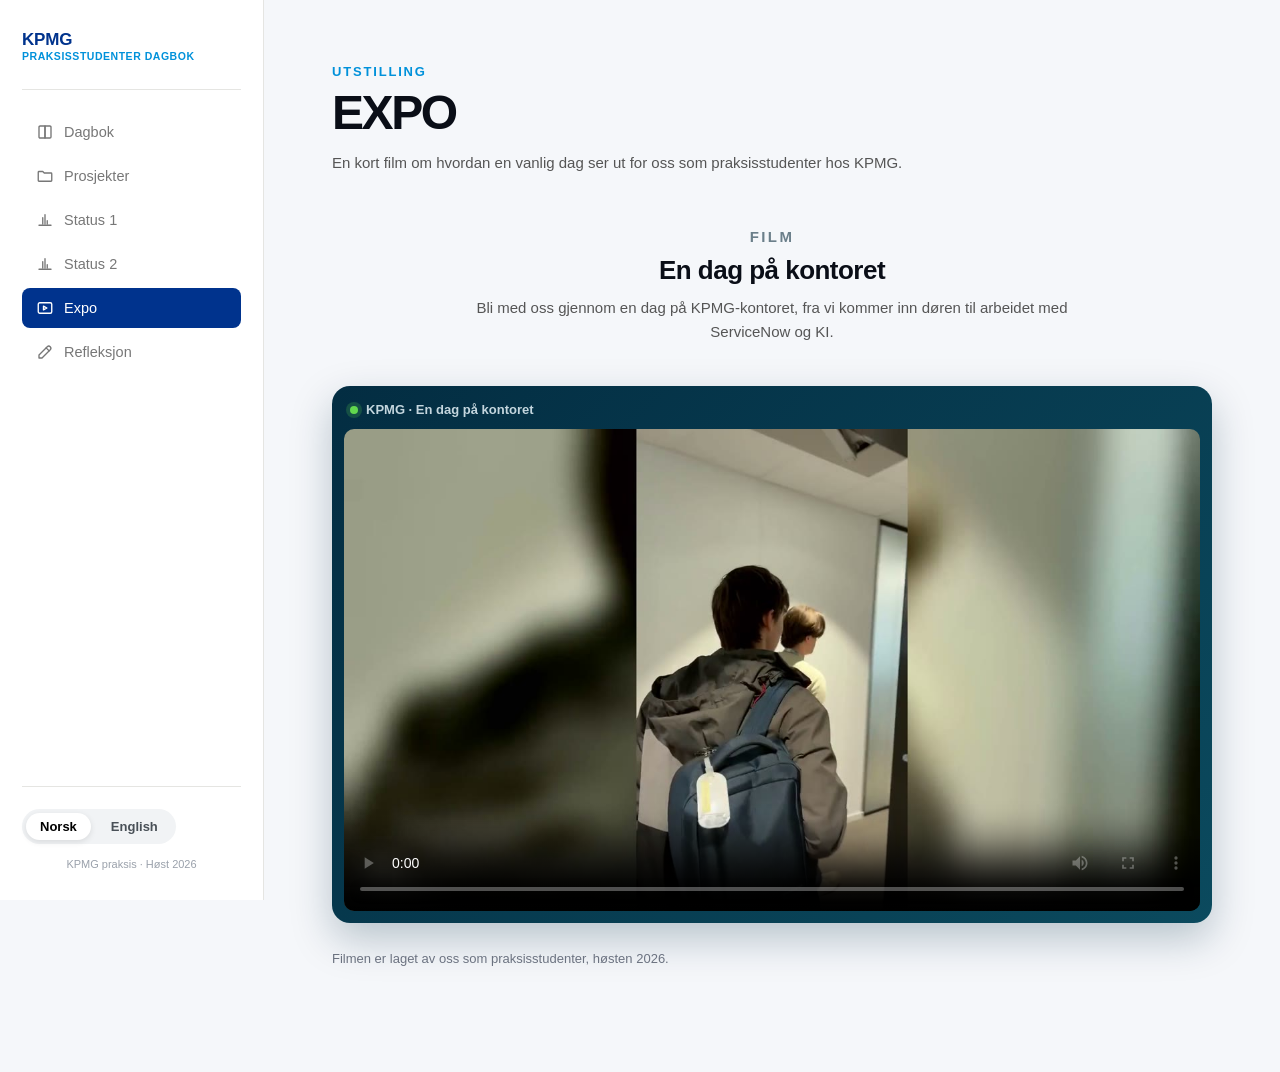
<file: expo.html>
<!DOCTYPE html>
<html lang="no">
<head>
    <meta charset="UTF-8">
    <meta name="viewport" content="width=device-width, initial-scale=1.0">
    <title>Expo</title>
    <link rel="stylesheet" href="site.css?v=3">

    <style>
        /* Container alignment for language switchers */
        .controls {
            display: inline-flex;
            gap: 6px;
            background-color: #f1f3f5;
            padding: 4px;
            border-radius: 30px; /* Outer rounded track */
        }

            /* Standard round button style rules */
            .controls button {
                background: transparent;
                color: #495057;
                border: none;
                padding: 6px 14px;
                font-size: 13px;
                font-weight: 600;
                font-family: inherit;
                cursor: pointer;
                border-radius: 20px; /* Pill-shaped round design */
                transition: all 0.2s ease-in-out;
            }

                /* Hover animation properties */
                .controls button:hover {
                    color: #1a1a1a;
                }

                /* Active highlight status styling profile */
                .controls button.active {
                    background-color: #ffffff;
                    color: #000000;
                    box-shadow: 0px 2px 6px rgba(0, 0, 0, 0.1);
                }

        /* Video block: keeps a fixed 16:9 frame */
        .video-frame {
            width: 100%;
            aspect-ratio: 16 / 9;
            background: #f1f3f5;
            border: 1px solid var(--card-border);
            border-radius: 14px;
            overflow: hidden;
        }

            .video-frame video {
                display: block;
                width: 100%;
                height: 100%;
                object-fit: cover;
                background: #000;
            }

        .video-caption {
            margin-top: 10px;
            color: #6b7280;
            font-size: 13px;
            line-height: 1.6;
        }
    </style>
</head>

<body>

    <nav class="top-menu">
        <div class="nav-inner">
            <a href="index.html" class="logo">
                <span class="logo-title">KPMG</span>
                <span class="logo-sub" data-i18n="logo-sub">Praksisstudenter dagbok</span>
            </a>

            <!-- This will hide/show based on the site.css mobile setup -->
            <div class="nav-links" id="navMenu">
                <a href="index.html">
                    <svg class="nav-icon" viewBox="0 0 24 24" fill="none" stroke="currentColor" stroke-width="1.8" stroke-linecap="round" stroke-linejoin="round">
                        <path d="M4 5.5C4 4.67 4.67 4 5.5 4H12v16H5.5A1.5 1.5 0 0 1 4 18.5v-13Z" />
                        <path d="M20 5.5c0-.83-.67-1.5-1.5-1.5H12v16h6.5a1.5 1.5 0 0 0 1.5-1.5v-13Z" />
                    </svg>
                    <span data-i18n="nav-dagbok">Dagbok</span>
                </a>
                <a href="projects.html">
                    <svg class="nav-icon" viewBox="0 0 24 24" fill="none" stroke="currentColor" stroke-width="1.8" stroke-linecap="round" stroke-linejoin="round">
                        <path d="M3 7a1 1 0 0 1 1-1h5l2 2h9a1 1 0 0 1 1 1v9a1 1 0 0 1-1 1H4a1 1 0 0 1-1-1V7Z" />
                    </svg>
                    <span data-i18n="nav-prosjekt">Prosjekter</span>
                </a>
                <a href="status1.html">
                    <svg class="nav-icon" viewBox="0 0 24 24" fill="none" stroke="currentColor" stroke-width="1.8" stroke-linecap="round" stroke-linejoin="round">
                        <path d="M9 17V9M15 17v-4M12 17V5M4 19h16" />
                    </svg>
                    <span data-i18n="nav-status1">Status 1</span>
                </a>
                <a href="status2.html">
                    <svg class="nav-icon" viewBox="0 0 24 24" fill="none" stroke="currentColor" stroke-width="1.8" stroke-linecap="round" stroke-linejoin="round">
                        <path d="M9 17V9M15 17v-4M12 17V5M4 19h16" />
                    </svg>
                    <span data-i18n="nav-status2">Status 2</span>
                </a>
                <a href="expo.html" class="active">
                    <svg class="nav-icon" viewBox="0 0 24 24" fill="none" stroke="currentColor" stroke-width="1.8" stroke-linecap="round" stroke-linejoin="round">
                        <rect x="3" y="5" width="18" height="14" rx="2" />
                        <path d="M10 9.5v5l4.5-2.5L10 9.5Z" />
                    </svg>
                    <span data-i18n="nav-expo">Expo</span>
                </a>
                <a href="reflection.html">
                    <svg class="nav-icon" viewBox="0 0 24 24" fill="none" stroke="currentColor" stroke-width="1.8" stroke-linecap="round" stroke-linejoin="round">
                        <path d="M4 20h4L19 9a2.83 2.83 0 0 0-4-4L4 16v4Z" />
                        <path d="M13.5 6.5l4 4" />
                    </svg>
                    <span data-i18n="nav-reflection">Refleksjon</span>
                </a>
            </div>

            <!-- Container for buttons -->
            <div class="controls-wrapper" style="display: flex; align-items: center; gap: 10px;">
                <!-- Styled Pill Container Switch -->
                <div class="controls">
                    <button id="btn-no" class="active" onclick="setLanguage('no')">Norsk</button>
                    <button id="btn-en" onclick="setLanguage('en')">English</button>
                </div>

                <!-- Burger button sits beautifully on the side -->
                <button class="burger-btn" id="burgerBtn" aria-label="Toggle navigation">
                    <span class="bar"></span>
                    <span class="bar"></span>
                    <span class="bar"></span>
                </button>
            </div>

            <p class="sidebar-caption" data-i18n="sidebar-caption">KPMG praksis &middot; Høst 2026</p>
        </div>
    </nav>


    <main class="container">

        <header class="page-header">
            <p class="eyebrow" data-i18n="header-eyebrow">Utstilling</p>
            <h1 data-i18n="header-title">EXPO</h1>
            <p class="page-note" data-i18n="header-note">
                En kort film om hvordan en vanlig dag ser ut for oss som praksisstudenter hos KPMG.
            </p>
        </header>

        <section class="projects">

            <div class="sn-section-head">
                <p class="sn-eyebrow" data-i18n="sn-featured">Film</p>
                <h2 data-i18n="video-heading">En dag på kontoret</h2>
                <p data-i18n="video-intro">
                    Bli med oss gjennom en dag på KPMG-kontoret, fra vi kommer inn døren til arbeidet med ServiceNow og KI.
                </p>
            </div>

            <div class="sn-player">
                <div class="sn-player-bar"><span class="dot"></span><span data-i18n="player-label">KPMG &middot; En dag på kontoret</span></div>
                <div class="video-frame">
                    <video controls preload="metadata" playsinline poster="img/expo_endag_poster.jpg">
                        <source src="img/expo_endag.mp4" type="video/mp4">
                        <span data-i18n="video-fallback">Nettleseren din støtter ikke avspilling av video.</span>
                    </video>
                </div>
            </div>

            <p class="video-caption" data-i18n="video-caption">
                Filmen er laget av oss som praksisstudenter, høsten 2026.
            </p>

        </section>

    </main>



    <script>
        // JavaScript only needs the English data
        const translations = {
            en: {
                "nav-dagbok": "Diary",
                "nav-prosjekt": "Projects",
                "nav-status1": "Status 1",
                "nav-status2": "Status 2",
                "nav-expo": "Expo",
                "nav-reflection": "Reflection",
                "logo-sub": "Intern diary",
                "sidebar-caption": "KPMG internship &middot; Autumn 2026",
                "header-eyebrow": "Showcase",
                "header-title": "EXPO",
                "header-note": "A short film about what an ordinary day looks like for us as interns at KPMG.",
                "sn-featured": "Film",
                "video-heading": "A day at the office",
                "video-intro": "Join us through a day at the KPMG office, from the moment we walk in the door to our work with ServiceNow and AI.",
                "player-label": "KPMG &middot; A day at the office",
                "video-caption": "The film was made by us as interns, autumn 2026.",
                "video-fallback": "Your browser does not support video playback."
            }
        };

        function setLanguage(lang) {
            document.documentElement.lang = lang;
            const elements = document.querySelectorAll('[data-i18n]');

            elements.forEach(element => {
                const key = element.getAttribute('data-i18n');

                // 1. If it's the first time running, save whatever original Norwegian is written in the HTML markup
                if (!element.hasAttribute('data-original-no')) {
                    element.setAttribute('data-original-no', element.innerHTML.trim());
                }

                // 2. Route text values based on language choice
                if (lang === 'en' && translations.en[key]) {
                    element.innerHTML = translations.en[key];
                } else {
                    // Fall back cleanly to the original saved Norwegian text
                    element.innerHTML = element.getAttribute('data-original-no');
                }
            });

            document.getElementById('btn-no').classList.toggle('active', lang === 'no');
            document.getElementById('btn-en').classList.toggle('active', lang === 'en');

            localStorage.setItem('diaryLanguage', lang);
        }

        // DOM Interaction logic for Mobile Burger actions
        window.addEventListener('DOMContentLoaded', () => {
            const savedLang = localStorage.getItem('diaryLanguage') || 'no';
            setLanguage(savedLang);

            const burgerBtn = document.getElementById('burgerBtn');
            const navMenu = document.getElementById('navMenu');
            const menuLinks = document.querySelectorAll('.nav-links a');

            if (burgerBtn && navMenu) {
                // Toggle view configurations when clicked
                burgerBtn.addEventListener('click', () => {
                    burgerBtn.classList.toggle('active');
                    navMenu.classList.toggle('active');
                });

                // Automatically fold up menu when hitting internal links
                menuLinks.forEach(link => {
                    link.addEventListener('click', () => {
                        burgerBtn.classList.remove('active');
                        navMenu.classList.remove('active');
                    });
                });
            }
        });
    </script>
    <script src="site.js?v=3"></script>
</body>
</html>
</file>
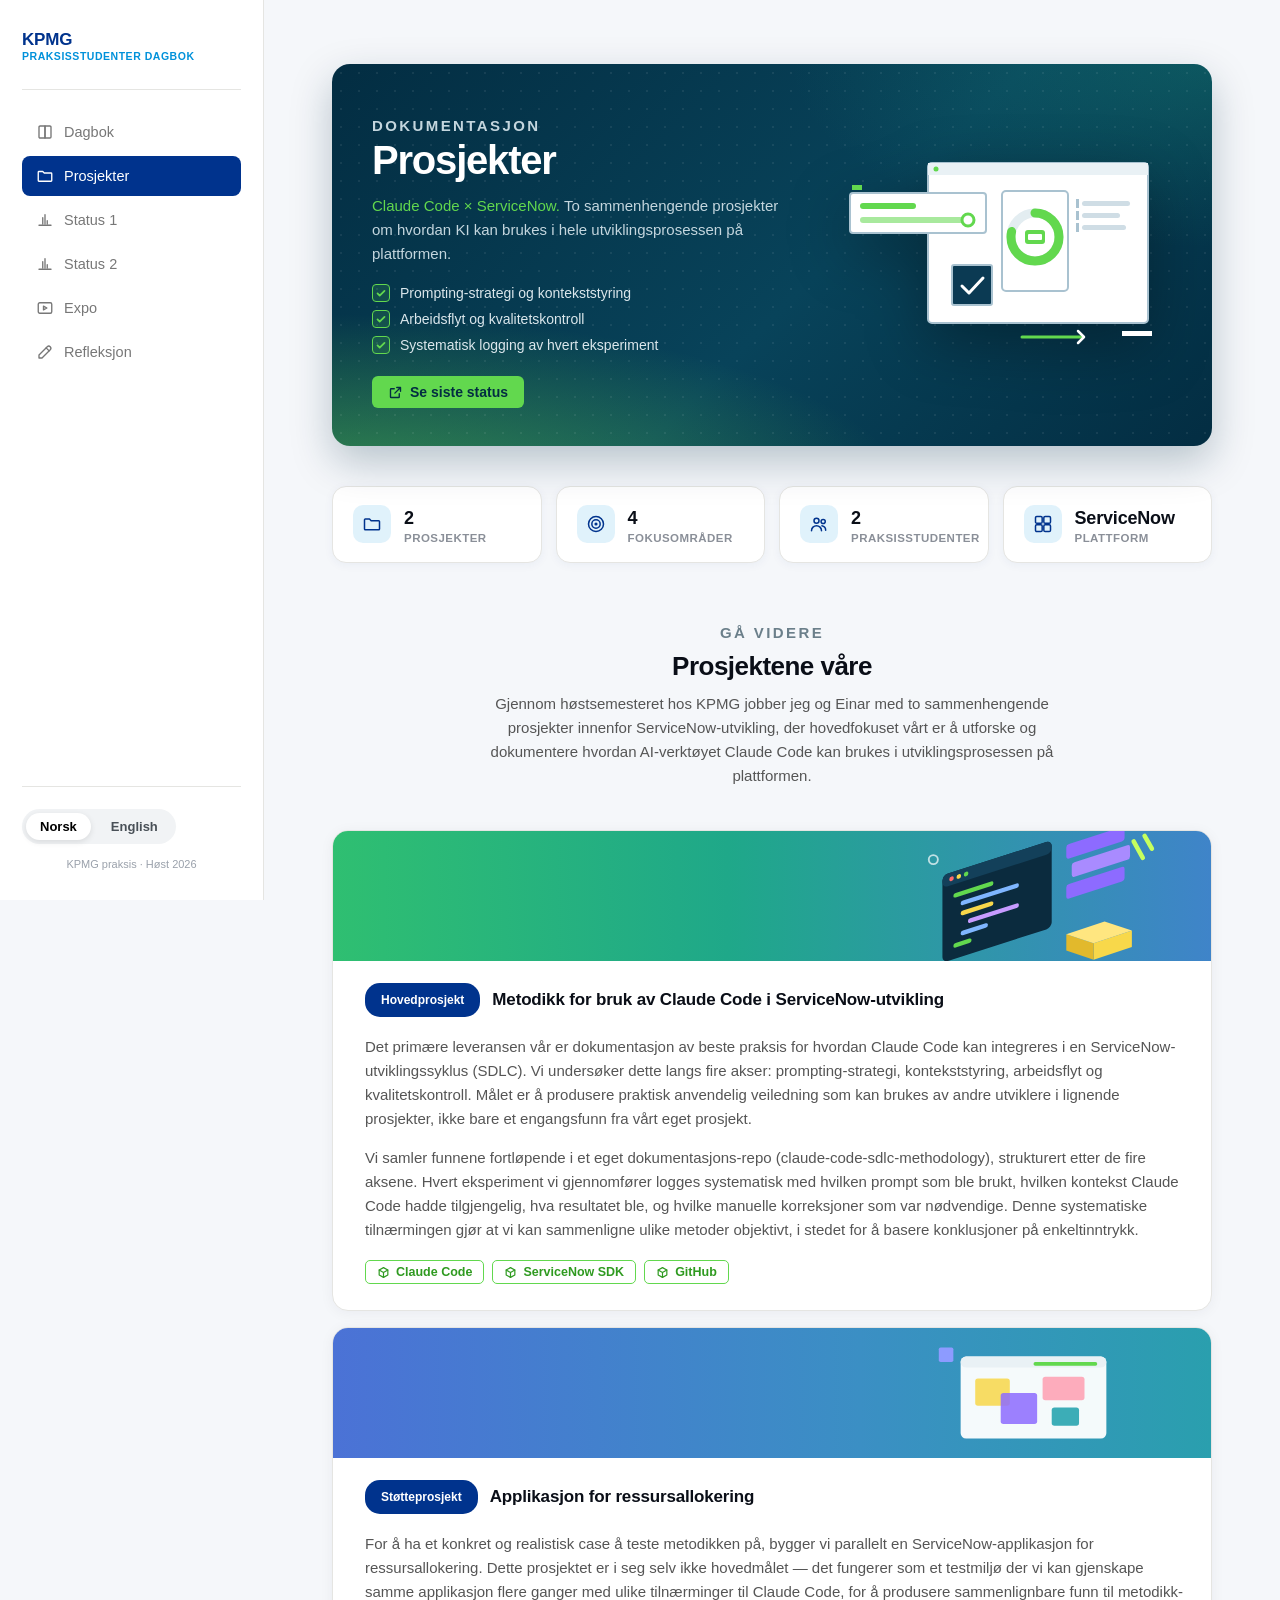
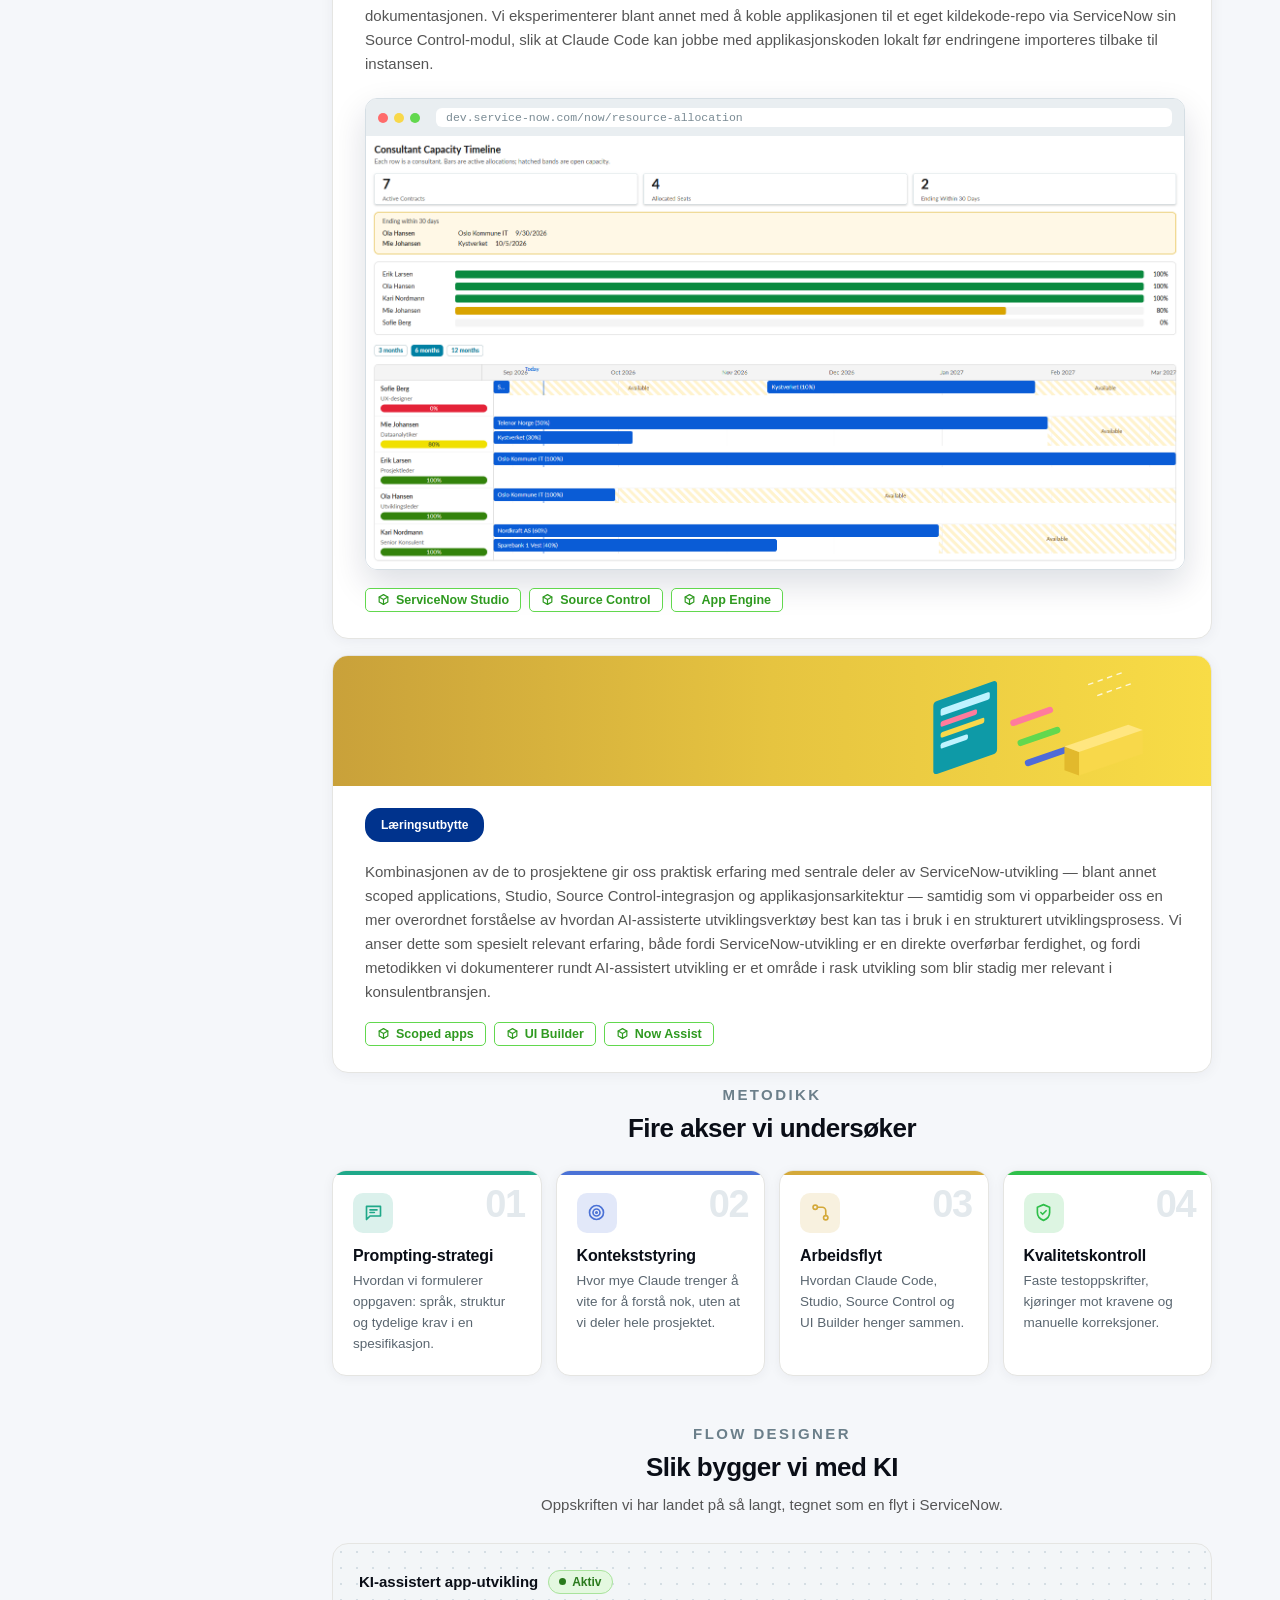
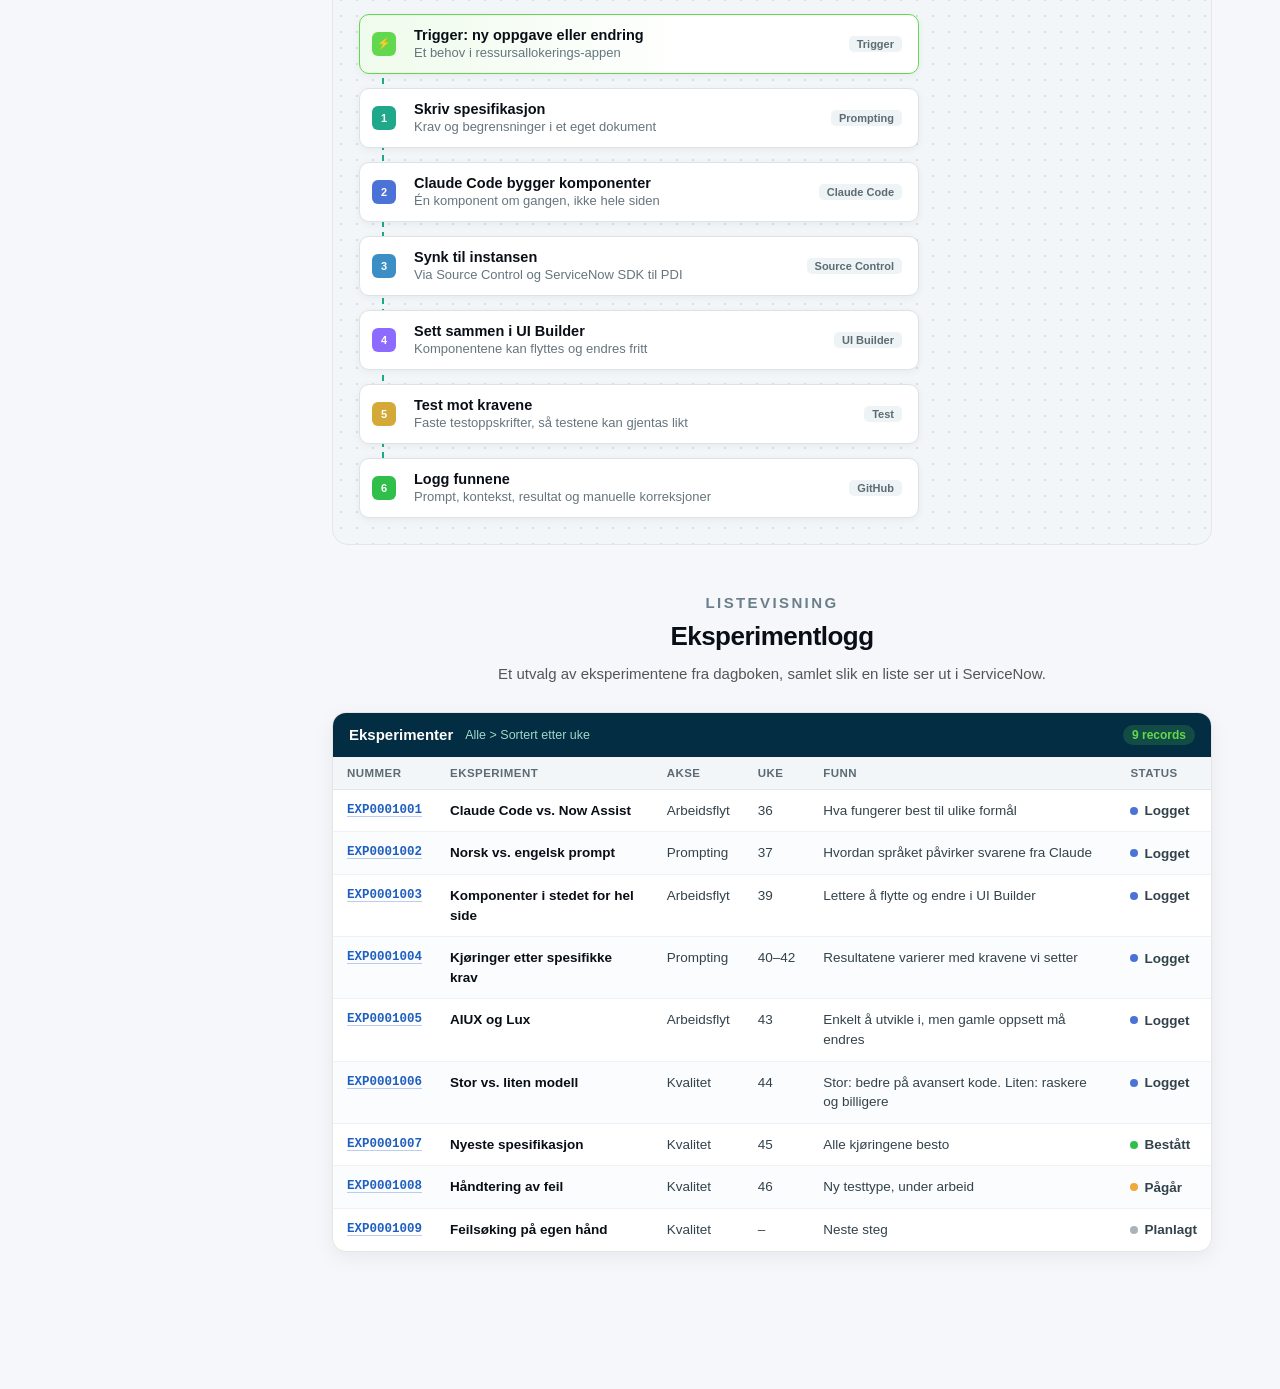
<file: projects.html>
<!DOCTYPE html>
<html lang="no">
<head>
    <meta charset="UTF-8">
    <meta name="viewport" content="width=device-width, initial-scale=1.0">
    <title>Prosjekter</title>
    <link rel="stylesheet" href="site.css?v=3">

    <style>
        /* Container alignment for language switchers */
        .controls {
            display: inline-flex;
            gap: 6px;
            background-color: #f1f3f5;
            padding: 4px;
            border-radius: 30px; /* Outer rounded track */
        }

            /* Standard round button style rules */
            .controls button {
                background: transparent;
                color: #495057;
                border: none;
                padding: 6px 14px;
                font-size: 13px;
                font-weight: 600;
                font-family: inherit;
                cursor: pointer;
                border-radius: 20px; /* Pill-shaped round design */
                transition: all 0.2s ease-in-out;
            }

                /* Hover animation properties */
                .controls button:hover {
                    color: #1a1a1a;
                }

                /* Active highlight status styling profile */
                .controls button.active {
                    background-color: #ffffff;
                    color: #000000;
                    box-shadow: 0px 2px 6px rgba(0, 0, 0, 0.1);
                }
    </style>
</head>

<body>

    <nav class="top-menu">
        <div class="nav-inner">
            <a href="index.html" class="logo">
                <span class="logo-title">KPMG</span>
                <span class="logo-sub" data-i18n="logo-sub">Praksisstudenter dagbok</span>
            </a>

            <!-- This will hide/show based on your site.css mobile setup -->
            <div class="nav-links" id="navMenu">
                <a href="index.html">
                    <svg class="nav-icon" viewBox="0 0 24 24" fill="none" stroke="currentColor" stroke-width="1.8" stroke-linecap="round" stroke-linejoin="round">
                        <path d="M4 5.5C4 4.67 4.67 4 5.5 4H12v16H5.5A1.5 1.5 0 0 1 4 18.5v-13Z" />
                        <path d="M20 5.5c0-.83-.67-1.5-1.5-1.5H12v16h6.5a1.5 1.5 0 0 0 1.5-1.5v-13Z" />
                    </svg>
                    <span data-i18n="nav-dagbok">Dagbok</span>
                </a>
                <a href="projects.html" class="active">
                    <svg class="nav-icon" viewBox="0 0 24 24" fill="none" stroke="currentColor" stroke-width="1.8" stroke-linecap="round" stroke-linejoin="round">
                        <path d="M3 7a1 1 0 0 1 1-1h5l2 2h9a1 1 0 0 1 1 1v9a1 1 0 0 1-1 1H4a1 1 0 0 1-1-1V7Z" />
                    </svg>
                    <span data-i18n="nav-prosjekt">Prosjekter</span>
                </a>
                <a href="status1.html">
                    <svg class="nav-icon" viewBox="0 0 24 24" fill="none" stroke="currentColor" stroke-width="1.8" stroke-linecap="round" stroke-linejoin="round">
                        <path d="M9 17V9M15 17v-4M12 17V5M4 19h16" />
                    </svg>
                    <span data-i18n="nav-status1">Status 1</span>
                </a>
                <a href="status2.html">
                    <svg class="nav-icon" viewBox="0 0 24 24" fill="none" stroke="currentColor" stroke-width="1.8" stroke-linecap="round" stroke-linejoin="round">
                        <path d="M9 17V9M15 17v-4M12 17V5M4 19h16" />
                    </svg>
                    <span data-i18n="nav-status2">Status 2</span>
                </a>
                <a href="expo.html">
                    <svg class="nav-icon" viewBox="0 0 24 24" fill="none" stroke="currentColor" stroke-width="1.8" stroke-linecap="round" stroke-linejoin="round">
                        <rect x="3" y="5" width="18" height="14" rx="2" />
                        <path d="M10 9.5v5l4.5-2.5L10 9.5Z" />
                    </svg>
                    <span data-i18n="nav-expo">Expo</span>
                </a>
                <a href="reflection.html">
                    <svg class="nav-icon" viewBox="0 0 24 24" fill="none" stroke="currentColor" stroke-width="1.8" stroke-linecap="round" stroke-linejoin="round">
                        <path d="M4 20h4L19 9a2.83 2.83 0 0 0-4-4L4 16v4Z" />
                        <path d="M13.5 6.5l4 4" />
                    </svg>
                    <span data-i18n="nav-reflection">Refleksjon</span>
                </a>
            </div>

            <!-- Container for buttons -->
            <div class="controls-wrapper" style="display: flex; align-items: center; gap: 10px;">
                <!-- Styled Pill Container Switch -->
                <div class="controls">
                    <button id="btn-no" class="active" onclick="setLanguage('no')">Norsk</button>
                    <button id="btn-en" onclick="setLanguage('en')">English</button>
                </div>

                <!-- Burger button sits beautifully on the side -->
                <button class="burger-btn" id="burgerBtn" aria-label="Toggle navigation">
                    <span class="bar"></span>
                    <span class="bar"></span>
                    <span class="bar"></span>
                </button>
            </div>

            <p class="sidebar-caption" data-i18n="sidebar-caption">KPMG praksis &middot; Høst 2026</p>
        </div>
    </nav>


    <main class="container">

        <header class="sn-hero">
            <div>
                <p class="sn-eyebrow" data-i18n="header-eyebrow">Dokumentasjon</p>
                <h1 data-i18n="header-title">Prosjekter</h1>
                <p data-i18n="sn-hero-text"><span class="sn-hl">Claude Code &times; ServiceNow.</span> To sammenhengende prosjekter om hvordan KI kan brukes i hele utviklingsprosessen på plattformen.</p>
                <ul class="sn-checks">
                    <li data-i18n="sn-check-1">Prompting-strategi og kontekststyring</li>
                    <li data-i18n="sn-check-2">Arbeidsflyt og kvalitetskontroll</li>
                    <li data-i18n="sn-check-3">Systematisk logging av hvert eksperiment</li>
                </ul>
                <a class="sn-btn" href="status2.html">
                    <svg viewBox="0 0 24 24" fill="none" stroke="currentColor" stroke-width="2.2" stroke-linecap="round" stroke-linejoin="round"><path d="M14 4h6v6M20 4l-9 9M18 14v5a1 1 0 0 1-1 1H5a1 1 0 0 1-1-1V7a1 1 0 0 1 1-1h5"/></svg>
                    <span data-i18n="sn-btn">Se siste status</span>
                </a>
            </div>
            <img class="sn-hero-art" src="img/sn/hero.svg" alt="">
        </header>

        <section class="stat-grid">
            <div class="stat-tile">
                <span class="stat-icon">
                    <svg viewBox="0 0 24 24" fill="none" stroke="currentColor" stroke-width="1.8" stroke-linecap="round" stroke-linejoin="round">
                        <path d="M3 7a1 1 0 0 1 1-1h5l2 2h9a1 1 0 0 1 1 1v9a1 1 0 0 1-1 1H4a1 1 0 0 1-1-1V7Z" />
                    </svg>
                </span>
                <span class="stat-text">
                    <span class="stat-value" data-count>2</span>
                    <span class="stat-label" data-i18n="stat-projects-label">Prosjekter</span>
                </span>
            </div>

            <div class="stat-tile">
                <span class="stat-icon">
                    <svg viewBox="0 0 24 24" fill="none" stroke="currentColor" stroke-width="1.8" stroke-linecap="round" stroke-linejoin="round">
                        <circle cx="12" cy="12" r="9" />
                        <circle cx="12" cy="12" r="5" />
                        <circle cx="12" cy="12" r="1" />
                    </svg>
                </span>
                <span class="stat-text">
                    <span class="stat-value" data-count>4</span>
                    <span class="stat-label" data-i18n="stat-axes-label">Fokusområder</span>
                </span>
            </div>

            <div class="stat-tile">
                <span class="stat-icon">
                    <svg viewBox="0 0 24 24" fill="none" stroke="currentColor" stroke-width="1.8" stroke-linecap="round" stroke-linejoin="round">
                        <circle cx="9" cy="8" r="3" />
                        <path d="M3 20c0-3.3 2.7-6 6-6s6 2.7 6 6" />
                        <circle cx="17" cy="9" r="2.5" />
                        <path d="M15.5 14.2c2.6.5 4.5 2.7 4.5 5.3" />
                    </svg>
                </span>
                <span class="stat-text">
                    <span class="stat-value" data-count>2</span>
                    <span class="stat-label" data-i18n="stat-students-label">Praksisstudenter</span>
                </span>
            </div>

            <div class="stat-tile">
                <span class="stat-icon">
                    <svg viewBox="0 0 24 24" fill="none" stroke="currentColor" stroke-width="1.8" stroke-linecap="round" stroke-linejoin="round">
                        <rect x="3" y="3" width="8" height="8" rx="1.5" />
                        <rect x="13" y="3" width="8" height="8" rx="1.5" />
                        <rect x="3" y="13" width="8" height="8" rx="1.5" />
                        <rect x="13" y="13" width="8" height="8" rx="1.5" />
                    </svg>
                </span>
                <span class="stat-text">
                    <span class="stat-value">ServiceNow</span>
                    <span class="stat-label" data-i18n="stat-platform-label">Plattform</span>
                </span>
            </div>
        </section>


        <section class="projects">

            <div class="sn-section-head">
                <p class="sn-eyebrow" data-i18n="sn-go-further">Gå videre</p>
                <h2 data-i18n="projects-heading">Prosjektene våre</h2>
                <p data-i18n="projects-intro">
                Gjennom høstsemesteret hos KPMG jobber jeg og Einar med to sammenhengende prosjekter innenfor ServiceNow-utvikling, der hovedfokuset vårt er å utforske og dokumentere hvordan AI-verktøyet Claude Code kan brukes i utviklingsprosessen på plattformen.
            </p>
            </div>

            <article class="project-card sn-card">
                <div class="sn-banner green"></div>
                <div class="project-header">
                    <span class="project-name" data-i18n="project-badge-main">Hovedprosjekt</span>
                    <h3 class="project-title" data-i18n="project-main-title">Metodikk for bruk av Claude Code i ServiceNow-utvikling</h3>
                </div>
                <p data-i18n="project-main-p1">
                    Det primære leveransen vår er dokumentasjon av beste praksis for hvordan Claude Code kan integreres i en ServiceNow-utviklingssyklus (SDLC). Vi undersøker dette langs fire akser: prompting-strategi, kontekststyring, arbeidsflyt og kvalitetskontroll. Målet er å produsere praktisk anvendelig veiledning som kan brukes av andre utviklere i lignende prosjekter, ikke bare et engangsfunn fra vårt eget prosjekt.
                </p>
                <p data-i18n="project-main-p2">
                    Vi samler funnene fortløpende i et eget dokumentasjons-repo (claude-code-sdlc-methodology), strukturert etter de fire aksene. Hvert eksperiment vi gjennomfører logges systematisk med hvilken prompt som ble brukt, hvilken kontekst Claude Code hadde tilgjengelig, hva resultatet ble, og hvilke manuelle korreksjoner som var nødvendige. Denne systematiske tilnærmingen gjør at vi kan sammenligne ulike metoder objektivt, i stedet for å basere konklusjoner på enkeltinntrykk.
                </p>
                <div class="sn-pills">
                    <span class="sn-pill"><svg viewBox="0 0 24 24" fill="none" stroke="currentColor" stroke-width="2.2" stroke-linecap="round" stroke-linejoin="round"><path d="M12 3l8 4.5v9L12 21l-8-4.5v-9L12 3Z"/><path d="M4 7.5l8 4.5 8-4.5M12 12v9"/></svg>Claude Code</span>
                    <span class="sn-pill"><svg viewBox="0 0 24 24" fill="none" stroke="currentColor" stroke-width="2.2" stroke-linecap="round" stroke-linejoin="round"><path d="M12 3l8 4.5v9L12 21l-8-4.5v-9L12 3Z"/><path d="M4 7.5l8 4.5 8-4.5M12 12v9"/></svg>ServiceNow SDK</span>
                    <span class="sn-pill"><svg viewBox="0 0 24 24" fill="none" stroke="currentColor" stroke-width="2.2" stroke-linecap="round" stroke-linejoin="round"><path d="M12 3l8 4.5v9L12 21l-8-4.5v-9L12 3Z"/><path d="M4 7.5l8 4.5 8-4.5M12 12v9"/></svg>GitHub</span>
                </div>
            </article>

            <article class="project-card sn-card">
                <div class="sn-banner blue"></div>
                <div class="project-header">
                    <span class="project-name" data-i18n="project-badge-support">Støtteprosjekt</span>
                    <h3 class="project-title" data-i18n="project-support-title">Applikasjon for ressursallokering</h3>
                </div>
                <p data-i18n="project-support-p1">
                    For å ha et konkret og realistisk case å teste metodikken på, bygger vi parallelt en ServiceNow-applikasjon for ressursallokering. Dette prosjektet er i seg selv ikke hovedmålet — det fungerer som et testmiljø der vi kan gjenskape samme applikasjon flere ganger med ulike tilnærminger til Claude Code, for å produsere sammenlignbare funn til metodikk-dokumentasjonen. Vi eksperimenterer blant annet med å koble applikasjonen til et eget kildekode-repo via ServiceNow sin Source Control-modul, slik at Claude Code kan jobbe med applikasjonskoden lokalt før endringene importeres tilbake til instansen.
                </p>
                <figure class="browser-frame">
                    <div class="browser-bar"><i></i><i></i><i></i><span>dev.service-now.com/now/resource-allocation</span></div>
                    <img src="img/project1.png" alt="Skjermbilde av ressursallokerings-appen" data-caption="Ressursallokerings-appen">
                </figure>
                <div class="sn-pills">
                    <span class="sn-pill"><svg viewBox="0 0 24 24" fill="none" stroke="currentColor" stroke-width="2.2" stroke-linecap="round" stroke-linejoin="round"><path d="M12 3l8 4.5v9L12 21l-8-4.5v-9L12 3Z"/><path d="M4 7.5l8 4.5 8-4.5M12 12v9"/></svg>ServiceNow Studio</span>
                    <span class="sn-pill"><svg viewBox="0 0 24 24" fill="none" stroke="currentColor" stroke-width="2.2" stroke-linecap="round" stroke-linejoin="round"><path d="M12 3l8 4.5v9L12 21l-8-4.5v-9L12 3Z"/><path d="M4 7.5l8 4.5 8-4.5M12 12v9"/></svg>Source Control</span>
                    <span class="sn-pill"><svg viewBox="0 0 24 24" fill="none" stroke="currentColor" stroke-width="2.2" stroke-linecap="round" stroke-linejoin="round"><path d="M12 3l8 4.5v9L12 21l-8-4.5v-9L12 3Z"/><path d="M4 7.5l8 4.5 8-4.5M12 12v9"/></svg>App Engine</span>
                </div>
            </article>

            <article class="project-card sn-card">
                <div class="sn-banner gold"></div>
                <div class="project-header">
                    <span class="project-name" data-i18n="project-badge-learning">Læringsutbytte</span>
                </div>
                <p data-i18n="project-learning-p1">
                    Kombinasjonen av de to prosjektene gir oss praktisk erfaring med sentrale deler av ServiceNow-utvikling — blant annet scoped applications, Studio, Source Control-integrasjon og applikasjonsarkitektur — samtidig som vi opparbeider oss en mer overordnet forståelse av hvordan AI-assisterte utviklingsverktøy best kan tas i bruk i en strukturert utviklingsprosess. Vi anser dette som spesielt relevant erfaring, både fordi ServiceNow-utvikling er en direkte overførbar ferdighet, og fordi metodikken vi dokumenterer rundt AI-assistert utvikling er et område i rask utvikling som blir stadig mer relevant i konsulentbransjen.
                </p>
                <div class="sn-pills">
                    <span class="sn-pill"><svg viewBox="0 0 24 24" fill="none" stroke="currentColor" stroke-width="2.2" stroke-linecap="round" stroke-linejoin="round"><path d="M12 3l8 4.5v9L12 21l-8-4.5v-9L12 3Z"/><path d="M4 7.5l8 4.5 8-4.5M12 12v9"/></svg>Scoped apps</span>
                    <span class="sn-pill"><svg viewBox="0 0 24 24" fill="none" stroke="currentColor" stroke-width="2.2" stroke-linecap="round" stroke-linejoin="round"><path d="M12 3l8 4.5v9L12 21l-8-4.5v-9L12 3Z"/><path d="M4 7.5l8 4.5 8-4.5M12 12v9"/></svg>UI Builder</span>
                    <span class="sn-pill"><svg viewBox="0 0 24 24" fill="none" stroke="currentColor" stroke-width="2.2" stroke-linecap="round" stroke-linejoin="round"><path d="M12 3l8 4.5v9L12 21l-8-4.5v-9L12 3Z"/><path d="M4 7.5l8 4.5 8-4.5M12 12v9"/></svg>Now Assist</span>
                </div>
            </article>

        </section>


        <section class="reveal">
            <div class="sn-section-head">
                <p class="sn-eyebrow" data-i18n="axes-eyebrow">Metodikk</p>
                <h2 data-i18n="axes-heading">Fire akser vi undersøker</h2>
            </div>
            <div class="axes">
                <article class="axis" style="--axis-color: #1fa889">
                    <span class="axis-no">01</span>
                    <span class="axis-icon"><svg viewBox="0 0 24 24" fill="none" stroke="currentColor" stroke-width="1.9" stroke-linecap="round" stroke-linejoin="round"><path d="M4 5h16v11H8l-4 4V5Z"/><path d="M8 9h8M8 12h5"/></svg></span>
                    <h3 data-i18n="axis-prompt-title">Prompting-strategi</h3>
                    <p data-i18n="axis-prompt-text">Hvordan vi formulerer oppgaven: språk, struktur og tydelige krav i en spesifikasjon.</p>
                </article>
                <article class="axis" style="--axis-color: #4b72d6">
                    <span class="axis-no">02</span>
                    <span class="axis-icon"><svg viewBox="0 0 24 24" fill="none" stroke="currentColor" stroke-width="1.9" stroke-linecap="round" stroke-linejoin="round"><circle cx="12" cy="12" r="8"/><circle cx="12" cy="12" r="4"/><circle cx="12" cy="12" r="0.8"/></svg></span>
                    <h3 data-i18n="axis-context-title">Kontekststyring</h3>
                    <p data-i18n="axis-context-text">Hvor mye Claude trenger å vite for å forstå nok, uten at vi deler hele prosjektet.</p>
                </article>
                <article class="axis" style="--axis-color: #d4a93a">
                    <span class="axis-no">03</span>
                    <span class="axis-icon"><svg viewBox="0 0 24 24" fill="none" stroke="currentColor" stroke-width="1.9" stroke-linecap="round" stroke-linejoin="round"><circle cx="6" cy="6" r="2.5"/><circle cx="18" cy="18" r="2.5"/><path d="M8.5 6H14a4 4 0 0 1 4 4v5.5"/></svg></span>
                    <h3 data-i18n="axis-workflow-title">Arbeidsflyt</h3>
                    <p data-i18n="axis-workflow-text">Hvordan Claude Code, Studio, Source Control og UI Builder henger sammen.</p>
                </article>
                <article class="axis" style="--axis-color: #2fbf4a">
                    <span class="axis-no">04</span>
                    <span class="axis-icon"><svg viewBox="0 0 24 24" fill="none" stroke="currentColor" stroke-width="1.9" stroke-linecap="round" stroke-linejoin="round"><path d="M12 3l7 3v6c0 4.5-3 7.5-7 9-4-1.5-7-4.5-7-9V6l7-3Z"/><path d="M9 12l2 2 4-4"/></svg></span>
                    <h3 data-i18n="axis-quality-title">Kvalitetskontroll</h3>
                    <p data-i18n="axis-quality-text">Faste testoppskrifter, kjøringer mot kravene og manuelle korreksjoner.</p>
                </article>
            </div>
        </section>

        <section class="reveal">
            <div class="sn-section-head">
                <p class="sn-eyebrow" data-i18n="flow-eyebrow">Flow Designer</p>
                <h2 data-i18n="flow-heading">Slik bygger vi med KI</h2>
                <p data-i18n="flow-intro">Oppskriften vi har landet på så langt, tegnet som en flyt i ServiceNow.</p>
            </div>
            <div class="flow-designer">
                <div class="flow-head">
                    <span class="flow-name" data-i18n="flow-name">KI-assistert app-utvikling</span>
                    <span class="sn-state" data-i18n="flow-active">Aktiv</span>
                </div>
                <ol class="flow-steps">
                <li class="flow-step trigger">
                    <span class="flow-icon">⚡</span>
                    <div><b data-i18n="flow-t">Trigger: ny oppgave eller endring</b><span data-i18n="flow-t-sub">Et behov i ressursallokerings-appen</span></div>
                    <span class="flow-tag">Trigger</span>
                </li>
                <li class="flow-step " style="--step-color: #1fa889">
                    <span class="flow-icon">1</span>
                    <div><b data-i18n="flow-s1">Skriv spesifikasjon</b><span data-i18n="flow-s1-sub">Krav og begrensninger i et eget dokument</span></div>
                    <span class="flow-tag">Prompting</span>
                </li>
                <li class="flow-step " style="--step-color: #4b72d6">
                    <span class="flow-icon">2</span>
                    <div><b data-i18n="flow-s2">Claude Code bygger komponenter</b><span data-i18n="flow-s2-sub">Én komponent om gangen, ikke hele siden</span></div>
                    <span class="flow-tag">Claude Code</span>
                </li>
                <li class="flow-step " style="--step-color: #3b8fc4">
                    <span class="flow-icon">3</span>
                    <div><b data-i18n="flow-s3">Synk til instansen</b><span data-i18n="flow-s3-sub">Via Source Control og ServiceNow SDK til PDI</span></div>
                    <span class="flow-tag">Source Control</span>
                </li>
                <li class="flow-step " style="--step-color: #8d6bff">
                    <span class="flow-icon">4</span>
                    <div><b data-i18n="flow-s4">Sett sammen i UI Builder</b><span data-i18n="flow-s4-sub">Komponentene kan flyttes og endres fritt</span></div>
                    <span class="flow-tag">UI Builder</span>
                </li>
                <li class="flow-step " style="--step-color: #d4a93a">
                    <span class="flow-icon">5</span>
                    <div><b data-i18n="flow-s5">Test mot kravene</b><span data-i18n="flow-s5-sub">Faste testoppskrifter, så testene kan gjentas likt</span></div>
                    <span class="flow-tag">Test</span>
                </li>
                <li class="flow-step " style="--step-color: #2fbf4a">
                    <span class="flow-icon">6</span>
                    <div><b data-i18n="flow-s6">Logg funnene</b><span data-i18n="flow-s6-sub">Prompt, kontekst, resultat og manuelle korreksjoner</span></div>
                    <span class="flow-tag">GitHub</span>
                </li>
                </ol>
            </div>
        </section>

        <section class="reveal">
            <div class="sn-section-head">
                <p class="sn-eyebrow" data-i18n="list-eyebrow">Listevisning</p>
                <h2 data-i18n="list-heading">Eksperimentlogg</h2>
                <p data-i18n="list-intro">Et utvalg av eksperimentene fra dagboken, samlet slik en liste ser ut i ServiceNow.</p>
            </div>
            <div class="sn-list">
                <div class="sn-list-bar">
                    <span class="title" data-i18n="list-title">Eksperimenter</span>
                    <span class="crumb" data-i18n="list-crumb">Alle &gt; Sortert etter uke</span>
                    <span class="count" data-i18n="list-count">9 records</span>
                </div>
                <div class="sn-list-scroll">
                    <table>
                        <thead>
                            <tr>
                                <th data-i18n="th-number">Nummer</th>
                                <th data-i18n="th-exp">Eksperiment</th>
                                <th data-i18n="th-axis">Akse</th>
                                <th data-i18n="th-week">Uke</th>
                                <th data-i18n="th-result">Funn</th>
                                <th data-i18n="th-state">Status</th>
                            </tr>
                        </thead>
                        <tbody>
                        <tr>
                            <td class="num">EXP0001001</td>
                            <td class="exp" data-i18n="exp1-name">Claude Code vs. Now Assist</td>
                            <td data-i18n="exp1-axis">Arbeidsflyt</td>
                            <td>36</td>
                            <td data-i18n="exp1-res">Hva fungerer best til ulike formål</td>
                            <td><span class="state logged" data-i18n="state-logged">Logget</span></td>
                        </tr>
                        <tr>
                            <td class="num">EXP0001002</td>
                            <td class="exp" data-i18n="exp2-name">Norsk vs. engelsk prompt</td>
                            <td data-i18n="exp2-axis">Prompting</td>
                            <td>37</td>
                            <td data-i18n="exp2-res">Hvordan språket påvirker svarene fra Claude</td>
                            <td><span class="state logged" data-i18n="state-logged">Logget</span></td>
                        </tr>
                        <tr>
                            <td class="num">EXP0001003</td>
                            <td class="exp" data-i18n="exp3-name">Komponenter i stedet for hel side</td>
                            <td data-i18n="exp3-axis">Arbeidsflyt</td>
                            <td>39</td>
                            <td data-i18n="exp3-res">Lettere å flytte og endre i UI Builder</td>
                            <td><span class="state logged" data-i18n="state-logged">Logget</span></td>
                        </tr>
                        <tr>
                            <td class="num">EXP0001004</td>
                            <td class="exp" data-i18n="exp4-name">Kjøringer etter spesifikke krav</td>
                            <td data-i18n="exp4-axis">Prompting</td>
                            <td>40–42</td>
                            <td data-i18n="exp4-res">Resultatene varierer med kravene vi setter</td>
                            <td><span class="state logged" data-i18n="state-logged">Logget</span></td>
                        </tr>
                        <tr>
                            <td class="num">EXP0001005</td>
                            <td class="exp" data-i18n="exp5-name">AIUX og Lux</td>
                            <td data-i18n="exp5-axis">Arbeidsflyt</td>
                            <td>43</td>
                            <td data-i18n="exp5-res">Enkelt å utvikle i, men gamle oppsett må endres</td>
                            <td><span class="state logged" data-i18n="state-logged">Logget</span></td>
                        </tr>
                        <tr>
                            <td class="num">EXP0001006</td>
                            <td class="exp" data-i18n="exp6-name">Stor vs. liten modell</td>
                            <td data-i18n="exp6-axis">Kvalitet</td>
                            <td>44</td>
                            <td data-i18n="exp6-res">Stor: bedre på avansert kode. Liten: raskere og billigere</td>
                            <td><span class="state logged" data-i18n="state-logged">Logget</span></td>
                        </tr>
                        <tr>
                            <td class="num">EXP0001007</td>
                            <td class="exp" data-i18n="exp7-name">Nyeste spesifikasjon</td>
                            <td data-i18n="exp7-axis">Kvalitet</td>
                            <td>45</td>
                            <td data-i18n="exp7-res">Alle kjøringene besto</td>
                            <td><span class="state passed" data-i18n="state-passed">Bestått</span></td>
                        </tr>
                        <tr>
                            <td class="num">EXP0001008</td>
                            <td class="exp" data-i18n="exp8-name">Håndtering av feil</td>
                            <td data-i18n="exp8-axis">Kvalitet</td>
                            <td>46</td>
                            <td data-i18n="exp8-res">Ny testtype, under arbeid</td>
                            <td><span class="state ongoing" data-i18n="state-ongoing">Pågår</span></td>
                        </tr>
                        <tr>
                            <td class="num">EXP0001009</td>
                            <td class="exp" data-i18n="exp9-name">Feilsøking på egen hånd</td>
                            <td data-i18n="exp9-axis">Kvalitet</td>
                            <td>–</td>
                            <td data-i18n="exp9-res">Neste steg</td>
                            <td><span class="state planned" data-i18n="state-planned">Planlagt</span></td>
                        </tr>
                        </tbody>
                    </table>
                </div>
            </div>
        </section>

    </main>

    <script>
        // JavaScript only needs the English data
        const translations = {
            en: {
                "nav-dagbok": "Diary",
                "nav-prosjekt": "Projects",
                "nav-status1": "Status 1",
                "nav-status2": "Status 2",
                "nav-expo": "Expo",
                "nav-reflection": "Reflection",
                "logo-sub": "Intern diary",
                "sidebar-caption": "KPMG internship &middot; Autumn 2026",
                "header-eyebrow": "Documentation",
                "header-title": "Projects",
                "stat-projects-label": "Projects",
                "stat-axes-label": "Focus areas",
                "stat-students-label": "Interns",
                "stat-platform-label": "Platform",
                "sn-hero-text": "<span class=\"sn-hl\">Claude Code &times; ServiceNow.</span> Two connected projects on how AI can be used throughout the development process on the platform.",
                "sn-check-1": "Prompting strategy and context management",
                "sn-check-2": "Workflow and quality control",
                "sn-check-3": "Systematic logging of every experiment",
                "sn-btn": "See latest status",
                "sn-go-further": "Go further",
                "axes-eyebrow": "Methodology",
                "axes-heading": "Four axes we investigate",
                "axis-prompt-title": "Prompting strategy",
                "axis-prompt-text": "How we phrase the task: language, structure and clear requirements in a specification.",
                "axis-context-title": "Context management",
                "axis-context-text": "How much Claude needs to know to understand enough, without sharing the whole project.",
                "axis-workflow-title": "Workflow",
                "axis-workflow-text": "How Claude Code, Studio, Source Control and UI Builder fit together.",
                "axis-quality-title": "Quality control",
                "axis-quality-text": "Fixed test recipes, runs against the requirements and manual corrections.",
                "flow-eyebrow": "Flow Designer",
                "flow-heading": "How we build with AI",
                "flow-intro": "The recipe we have landed on so far, drawn as a flow in ServiceNow.",
                "flow-name": "AI-assisted app development",
                "flow-active": "Active",
                "flow-t": "Trigger: new task or change",
                "flow-t-sub": "A need in the resource allocation app",
                "flow-s1": "Write a specification",
                "flow-s1-sub": "Requirements and constraints in a separate document",
                "flow-s2": "Claude Code builds components",
                "flow-s2-sub": "One component at a time, not the whole page",
                "flow-s3": "Sync to the instance",
                "flow-s3-sub": "Through Source Control and the ServiceNow SDK to the PDI",
                "flow-s4": "Assemble in UI Builder",
                "flow-s4-sub": "Components can be moved and changed freely",
                "flow-s5": "Test against the requirements",
                "flow-s5-sub": "Fixed test recipes so tests run the same every time",
                "flow-s6": "Log the findings",
                "flow-s6-sub": "Prompt, context, result and manual corrections",
                "list-eyebrow": "List view",
                "list-heading": "Experiment log",
                "list-intro": "A selection of the experiments from the diary, laid out the way a list looks in ServiceNow.",
                "list-title": "Experiments",
                "list-crumb": "All &gt; Sorted by week",
                "list-count": "9 records",
                "th-number": "Number",
                "th-exp": "Experiment",
                "th-axis": "Axis",
                "th-week": "Week",
                "th-result": "Finding",
                "th-state": "State",
                "state-logged": "Logged",
                "state-passed": "Passed",
                "state-ongoing": "In progress",
                "state-planned": "Planned",
                "exp1-name": "Claude Code vs. Now Assist",
                "exp1-axis": "Workflow",
                "exp1-res": "What works best for different purposes",
                "exp2-name": "Norwegian vs. English prompts",
                "exp2-axis": "Prompting",
                "exp2-res": "How language affects the answers from Claude",
                "exp3-name": "Components instead of a whole page",
                "exp3-axis": "Workflow",
                "exp3-res": "Easier to move and change in UI Builder",
                "exp4-name": "Runs with specific requirements",
                "exp4-axis": "Prompting",
                "exp4-res": "Results vary with the requirements we set",
                "exp5-name": "AIUX and Lux",
                "exp5-axis": "Workflow",
                "exp5-res": "Easy to build with, but older setups must be changed",
                "exp6-name": "Large vs. small model",
                "exp6-axis": "Quality",
                "exp6-res": "Large: better at advanced code. Small: faster and cheaper",
                "exp7-name": "Latest specification",
                "exp7-axis": "Quality",
                "exp7-res": "All runs passed",
                "exp8-name": "Handling errors",
                "exp8-axis": "Quality",
                "exp8-res": "New test type, in progress",
                "exp9-name": "Debugging on its own",
                "exp9-axis": "Quality",
                "exp9-res": "Next step",
                "projects-heading": "Our projects",
                "projects-intro": "Throughout the autumn semester at KPMG, Einar and I are working on two interconnected projects within ServiceNow development, with our main focus on exploring and documenting how the AI tool Claude Code can be used in the development process on the platform.",
                "project-badge-main": "Main project",
                "project-main-title": "Methodology for Using Claude Code in ServiceNow Development",
                "project-main-p1": "Our primary deliverable is documentation of best practices for how Claude Code can be integrated into a ServiceNow development lifecycle (SDLC). We investigate this along four axes: prompting strategy, context management, workflow, and quality control. The goal is to produce practically applicable guidance that other developers can use in similar projects, not just a one-off finding from our own project.",
                "project-main-p2": "We continuously gather our findings in a dedicated documentation repository (claude-code-sdlc-methodology), structured according to the four axes. Each experiment we run is logged systematically with which prompt was used, what context Claude Code had available, what the outcome was, and what manual corrections were necessary. This systematic approach lets us compare different methods objectively, rather than basing conclusions on individual impressions.",
                "project-badge-support": "Support project",
                "project-support-title": "Resource Allocation Application",
                "project-support-p1": "To have a concrete and realistic case to test the methodology on, we are simultaneously building a ServiceNow application for resource allocation. This project is not the main goal in itself — it serves as a test environment where we can recreate the same application multiple times using different approaches to Claude Code, to produce comparable findings for the methodology documentation. Among other things, we are experimenting with connecting the application to a dedicated source code repository via ServiceNow's Source Control module, so that Claude Code can work with the application code locally before the changes are imported back into the instance.",
                "project-badge-learning": "Learning outcomes",
                "project-learning-p1": "The combination of the two projects gives us practical experience with key parts of ServiceNow development — including scoped applications, Studio, Source Control integration, and application architecture — while also building a broader understanding of how AI-assisted development tools can best be adopted in a structured development process. We consider this especially relevant experience, both because ServiceNow development is a directly transferable skill, and because the methodology we are documenting around AI-assisted development is a fast-moving area that is becoming increasingly relevant in the consulting industry."
            }
        };

        function setLanguage(lang) {
            document.documentElement.lang = lang;
            const elements = document.querySelectorAll('[data-i18n]');

            elements.forEach(element => {
                const key = element.getAttribute('data-i18n');

                // 1. If it's the first time running, save whatever original Norwegian is written in the HTML markup
                if (!element.hasAttribute('data-original-no')) {
                    element.setAttribute('data-original-no', element.innerHTML.trim());
                }

                // 2. Route text values based on language choice
                if (lang === 'en' && translations.en[key]) {
                    element.innerHTML = translations.en[key];
                } else {
                    // Fall back cleanly to the original saved Norwegian text
                    element.innerHTML = element.getAttribute('data-original-no');
                }
            });

            document.getElementById('btn-no').classList.toggle('active', lang === 'no');
            document.getElementById('btn-en').classList.toggle('active', lang === 'en');

            localStorage.setItem('diaryLanguage', lang);
        }

        window.addEventListener('DOMContentLoaded', () => {
            const savedLang = localStorage.getItem('diaryLanguage') || 'no';
            setLanguage(savedLang);
        });

        // DOM Interaction logic for Mobile Burger actions
        window.addEventListener('DOMContentLoaded', () => {
            const savedLang = localStorage.getItem('diaryLanguage') || 'no';
            setLanguage(savedLang);

            const burgerBtn = document.getElementById('burgerBtn');
            const navMenu = document.getElementById('navMenu');
            const menuLinks = document.querySelectorAll('.nav-links a');

            if (burgerBtn && navMenu) {
                // Toggle view configurations when clicked
                burgerBtn.addEventListener('click', () => {
                    burgerBtn.classList.toggle('active');
                    navMenu.classList.toggle('active');
                });

                // Automatically fold up menu when hitting internal links
                menuLinks.forEach(link => {
                    link.addEventListener('click', () => {
                        burgerBtn.classList.remove('active');
                        navMenu.classList.remove('active');
                    });
                });
            }
        });
    </script>
    <script src="site.js?v=3"></script>
</body>
</html>
</file>
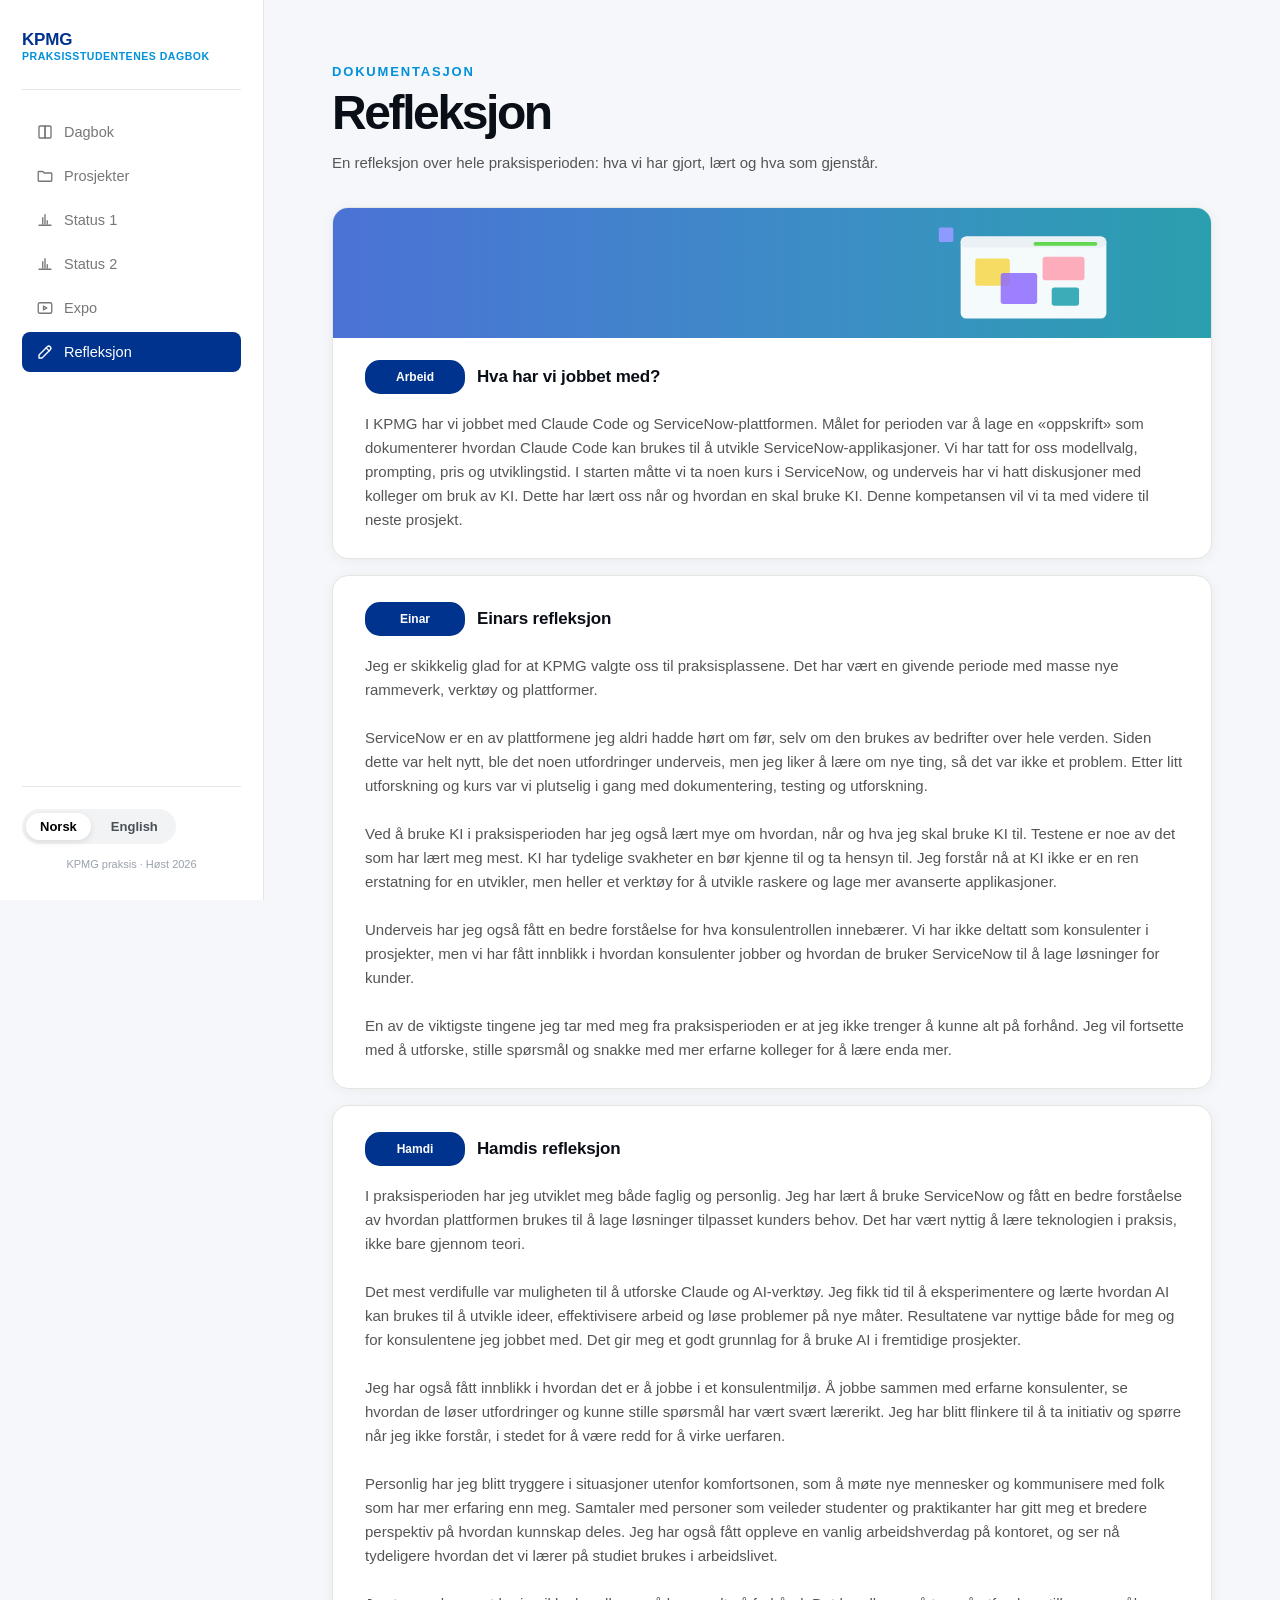
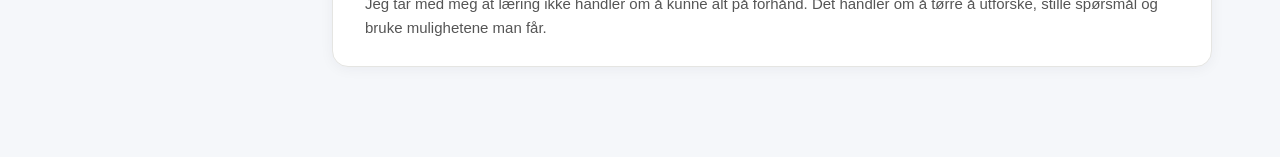
<file: reflection.html>
<!DOCTYPE html>
<html lang="no">
<head>
    <meta charset="UTF-8">
    <meta name="viewport" content="width=device-width, initial-scale=1.0">
    <title>Refleksjon</title>
    <link rel="stylesheet" href="site.css?v=3">

    <style>
        /* Container alignment for language switchers */
        .controls {
            display: inline-flex;
            gap: 6px;
            background-color: #f1f3f5;
            padding: 4px;
            border-radius: 30px;
        }

            .controls button {
                background: transparent;
                color: #495057;
                border: none;
                padding: 6px 14px;
                font-size: 13px;
                font-weight: 600;
                font-family: inherit;
                cursor: pointer;
                border-radius: 20px;
                transition: all 0.2s ease-in-out;
            }

                .controls button:hover {
                    color: #1a1a1a;
                }

                .controls button.active {
                    background-color: #ffffff;
                    color: #000000;
                    box-shadow: 0px 2px 6px rgba(0, 0, 0, 0.1);
                }

        /* Static text sections */
        .reflection-text {
            margin: 0;
            color: var(--primary-text);
            font-size: 15px;
            line-height: 1.7;
            white-space: pre-line;
        }

        /* site.css removes card top padding for banner cards; restore it for cards without a banner */
        .project-card.sn-card:not(:has(> .sn-banner)) {
            padding-top: 26px;
        }
    </style>
</head>

<body>

    <nav class="top-menu">
        <div class="nav-inner">
            <a href="index.html" class="logo">
                <span class="logo-title">KPMG</span>
                <span class="logo-sub" data-i18n="logo-sub">Praksisstudentenes dagbok</span>
            </a>

            <!-- This will hide/show based on the site.css mobile setup -->
            <div class="nav-links" id="navMenu">
                <a href="index.html">
                    <svg class="nav-icon" viewBox="0 0 24 24" fill="none" stroke="currentColor" stroke-width="1.8" stroke-linecap="round" stroke-linejoin="round">
                        <path d="M4 5.5C4 4.67 4.67 4 5.5 4H12v16H5.5A1.5 1.5 0 0 1 4 18.5v-13Z" />
                        <path d="M20 5.5c0-.83-.67-1.5-1.5-1.5H12v16h6.5a1.5 1.5 0 0 0 1.5-1.5v-13Z" />
                    </svg>
                    <span data-i18n="nav-dagbok">Dagbok</span>
                </a>
                <a href="projects.html">
                    <svg class="nav-icon" viewBox="0 0 24 24" fill="none" stroke="currentColor" stroke-width="1.8" stroke-linecap="round" stroke-linejoin="round">
                        <path d="M3 7a1 1 0 0 1 1-1h5l2 2h9a1 1 0 0 1 1 1v9a1 1 0 0 1-1 1H4a1 1 0 0 1-1-1V7Z" />
                    </svg>
                    <span data-i18n="nav-prosjekt">Prosjekter</span>
                </a>
                <a href="status1.html">
                    <svg class="nav-icon" viewBox="0 0 24 24" fill="none" stroke="currentColor" stroke-width="1.8" stroke-linecap="round" stroke-linejoin="round">
                        <path d="M9 17V9M15 17v-4M12 17V5M4 19h16" />
                    </svg>
                    <span data-i18n="nav-status1">Status 1</span>
                </a>
                <a href="status2.html">
                    <svg class="nav-icon" viewBox="0 0 24 24" fill="none" stroke="currentColor" stroke-width="1.8" stroke-linecap="round" stroke-linejoin="round">
                        <path d="M9 17V9M15 17v-4M12 17V5M4 19h16" />
                    </svg>
                    <span data-i18n="nav-status2">Status 2</span>
                </a>
                <a href="expo.html">
                    <svg class="nav-icon" viewBox="0 0 24 24" fill="none" stroke="currentColor" stroke-width="1.8" stroke-linecap="round" stroke-linejoin="round">
                        <rect x="3" y="5" width="18" height="14" rx="2" />
                        <path d="M10 9.5v5l4.5-2.5L10 9.5Z" />
                    </svg>
                    <span data-i18n="nav-expo">Expo</span>
                </a>
                <a href="reflection.html" class="active">
                    <svg class="nav-icon" viewBox="0 0 24 24" fill="none" stroke="currentColor" stroke-width="1.8" stroke-linecap="round" stroke-linejoin="round">
                        <path d="M4 20h4L19 9a2.83 2.83 0 0 0-4-4L4 16v4Z" />
                        <path d="M13.5 6.5l4 4" />
                    </svg>
                    <span data-i18n="nav-reflection">Refleksjon</span>
                </a>
            </div>

            <!-- Container for buttons -->
            <div class="controls-wrapper" style="display: flex; align-items: center; gap: 10px;">
                <!-- Styled Pill Container Switch -->
                <div class="controls">
                    <button id="btn-no" class="active" onclick="setLanguage('no')">Norsk</button>
                    <button id="btn-en" onclick="setLanguage('en')">English</button>
                </div>

                <!-- Burger button sits beautifully on the side -->
                <button class="burger-btn" id="burgerBtn" aria-label="Toggle navigation">
                    <span class="bar"></span>
                    <span class="bar"></span>
                    <span class="bar"></span>
                </button>
            </div>

            <p class="sidebar-caption" data-i18n="sidebar-caption">KPMG praksis &middot; Høst 2026</p>
        </div>
    </nav>


    <main class="container">

        <header class="page-header">
            <p class="eyebrow" data-i18n="header-eyebrow">Dokumentasjon</p>
            <h1 data-i18n="header-title">Refleksjon</h1>
            <p class="page-note" data-i18n="header-note">
                En refleksjon over hele praksisperioden: hva vi har gjort, lært og hva som gjenstår.
            </p>
        </header>

        <section class="projects">

            <article class="project-card sn-card">
                <div class="sn-banner blue"></div>
                <div class="project-header">
                    <span class="project-name" data-i18n="sec-work-badge">Arbeid</span>
                    <h3 class="project-title" data-i18n="sec-work-title">Hva har vi jobbet med?</h3>
                </div>
                <p class="reflection-text" data-i18n="sec-work-text">I KPMG har vi jobbet med Claude Code og ServiceNow-plattformen. Målet for perioden var å lage en «oppskrift» som dokumenterer hvordan Claude Code kan brukes til å utvikle ServiceNow-applikasjoner. Vi har tatt for oss modellvalg, prompting, pris og utviklingstid. I starten måtte vi ta noen kurs i ServiceNow, og underveis har vi hatt diskusjoner med kolleger om bruk av KI. Dette har lært oss når og hvordan en skal bruke KI. Denne kompetansen vil vi ta med videre til neste prosjekt.</p>
            </article>

            <article class="project-card sn-card">
                <div class="project-header">
                    <span class="project-name" data-i18n="sec-einar-badge">Einar</span>
                    <h3 class="project-title" data-i18n="sec-einar-title">Einars refleksjon</h3>
                </div>
                <p class="reflection-text" data-i18n="sec-einar-text">Jeg er skikkelig glad for at KPMG valgte oss til praksisplassene. Det har vært en givende periode med masse nye rammeverk, verktøy og plattformer. 
                    
                ServiceNow er en av plattformene jeg aldri hadde hørt om før, selv om den brukes av bedrifter over hele verden. Siden dette var helt nytt, ble det noen utfordringer underveis, men jeg liker å lære om nye ting, så det var ikke et problem. Etter litt utforskning og kurs var vi plutselig i gang med dokumentering, testing og utforskning. 
                
                Ved å bruke KI i praksisperioden har jeg også lært mye om hvordan, når og hva jeg skal bruke KI til. Testene er noe av det som har lært meg mest. KI har tydelige svakheter en bør kjenne til og ta hensyn til. Jeg forstår nå at KI ikke er en ren erstatning for en utvikler, men heller et verktøy for å utvikle raskere og lage mer avanserte applikasjoner.
            
                Underveis har jeg også fått en bedre forståelse for hva konsulentrollen innebærer. Vi har ikke deltatt som konsulenter i prosjekter, men vi har fått innblikk i hvordan konsulenter jobber og hvordan de bruker ServiceNow til å lage løsninger for kunder. 

                En av de viktigste tingene jeg tar med meg fra praksisperioden er at jeg ikke trenger å kunne alt på forhånd. Jeg vil fortsette med å utforske, stille spørsmål og snakke med mer erfarne kolleger for å lære enda mer.
            </p>
            </article>

            <article class="project-card sn-card">
                <div class="project-header">
                    <span class="project-name" data-i18n="sec-hamdi-badge">Hamdi</span>
                    <h3 class="project-title" data-i18n="sec-hamdi-title">Hamdis refleksjon</h3>
                </div>
                <p class="reflection-text" data-i18n="sec-hamdi-text">I praksisperioden har jeg utviklet meg både faglig og personlig. Jeg har lært å bruke ServiceNow og fått en bedre forståelse av hvordan plattformen brukes til å lage løsninger tilpasset kunders behov. Det har vært nyttig å lære teknologien i praksis, ikke bare gjennom teori.

                Det mest verdifulle var muligheten til å utforske Claude og AI-verktøy. Jeg fikk tid til å eksperimentere og lærte hvordan AI kan brukes til å utvikle ideer, effektivisere arbeid og løse problemer på nye måter. Resultatene var nyttige både for meg og for konsulentene jeg jobbet med. Det gir meg et godt grunnlag for å bruke AI i fremtidige prosjekter.

                Jeg har også fått innblikk i hvordan det er å jobbe i et konsulentmiljø. Å jobbe sammen med erfarne konsulenter, se hvordan de løser utfordringer og kunne stille spørsmål har vært svært lærerikt. Jeg har blitt flinkere til å ta initiativ og spørre når jeg ikke forstår, i stedet for å være redd for å virke uerfaren.

                Personlig har jeg blitt tryggere i situasjoner utenfor komfortsonen, som å møte nye mennesker og kommunisere med folk som har mer erfaring enn meg. Samtaler med personer som veileder studenter og praktikanter har gitt meg et bredere perspektiv på hvordan kunnskap deles. Jeg har også fått oppleve en vanlig arbeidshverdag på kontoret, og ser nå tydeligere hvordan det vi lærer på studiet brukes i arbeidslivet.

                Jeg tar med meg at læring ikke handler om å kunne alt på forhånd. Det handler om å tørre å utforske, stille spørsmål og bruke mulighetene man får.</p>
            </article>

        </section>

    </main>


    <script>
        // JavaScript only needs the English data
        const translations = {
            en: {
                "nav-dagbok": "Diary",
                "nav-prosjekt": "Projects",
                "nav-status1": "Status 1",
                "nav-status2": "Status 2",
                "nav-expo": "Expo",
                "nav-reflection": "Reflection",
                "logo-sub": "The internship students' diary",
                "sidebar-caption": "KPMG internship &middot; Autumn 2026",
                "header-eyebrow": "Documentation",
                "header-title": "Reflection",
                "header-note": "A reflection on the whole internship: what we have done, what we have learned, and what remains.",
                "sec-work-badge": "Work",
                "sec-work-title": "What have we worked on?",
                "sec-einar-badge": "Einar",
                "sec-einar-title": "Einar's reflection",
                "sec-hamdi-badge": "Hamdi",
                "sec-hamdi-title": "Hamdi's reflection",
                "sec-work-text": "At KPMG we have worked with Claude Code and the ServiceNow platform. The goal for the period was to create a \"recipe\" documenting how Claude Code can be used to develop ServiceNow applications. We have looked at model choice, prompting, cost and development time. At the start we had to take some ServiceNow courses, and along the way we have had discussions with colleagues about the use of AI. This has taught us when and how to use AI. We will bring this competence with us to the next project.",
                "sec-einar-text": "I am really glad that KPMG chose us for the internship positions. It has been a rewarding period with lots of new frameworks, tools and platforms.\n\nServiceNow is one of the platforms I had never heard of before, even though it is used by companies all over the world. Since this was completely new, there were some challenges along the way, but I like learning new things, so it was not a problem. After some exploring and a few courses, we were suddenly under way with documenting, testing and exploring.\n\nBy using AI during the internship, I have also learned a lot about how, when and what to use AI for. The tests are some of what has taught me the most. AI has clear weaknesses that one should know about and take into account. I now understand that AI is not a pure replacement for a developer, but rather a tool for developing faster and building more advanced applications.\n\nAlong the way, I have also gained a better understanding of what the consultant role involves. We have not taken part in projects as consultants, but we have gained insight into how consultants work and how they use ServiceNow to create solutions for customers.\n\nOne of the most important things I take with me from the internship is that I do not need to know everything in advance. I will keep exploring, asking questions and talking to more experienced colleagues to learn even more.",
                "sec-hamdi-text": "During the internship, I have developed both professionally and personally. I have learned to use ServiceNow and gained a better understanding of how the platform is used to create solutions tailored to customers' needs. It has been useful to learn the technology in practice, not just through theory.\n\nThe most valuable part was the opportunity to explore Claude and AI tools. I had time to experiment and learned how AI can be used to develop ideas, make work more efficient and solve problems in new ways. The results were useful both for me and for the consultants I worked with. This gives me a good foundation for using AI in future projects.\n\nI have also gained insight into what it is like to work in a consulting environment. Working alongside experienced consultants, seeing how they solve challenges and being able to ask questions has been very educational. I have become better at taking initiative and asking when I do not understand, instead of being afraid of seeming inexperienced.\n\nPersonally, I have become more confident in situations outside my comfort zone, such as meeting new people and communicating with people who have more experience than me. Conversations with people who mentor students and interns have given me a broader perspective on how knowledge is shared. I have also got to experience a regular working day at the office, and I now see more clearly how what we learn in our studies is used in working life.\n\nI take with me that learning is not about knowing everything in advance. It is about daring to explore, ask questions and make use of the opportunities you are given."
            }
        };

        function setLanguage(lang) {
            document.documentElement.lang = lang;
            document.querySelectorAll('[data-i18n]').forEach(element => {
                const key = element.getAttribute('data-i18n');
                if (!element.hasAttribute('data-original-no')) {
                    element.setAttribute('data-original-no', element.innerHTML.trim());
                }
                if (lang === 'en' && translations.en[key]) {
                    element.innerHTML = translations.en[key];
                } else {
                    element.innerHTML = element.getAttribute('data-original-no');
                }
            });

            document.getElementById('btn-no').classList.toggle('active', lang === 'no');
            document.getElementById('btn-en').classList.toggle('active', lang === 'en');

            try {
                localStorage.setItem('diaryLanguage', lang);
            } catch (e) { /* storage unavailable, language still switches */ }
        }

        // Mobile burger menu, same as the other pages
        window.addEventListener('DOMContentLoaded', () => {
            let savedLang = 'no';
            try { savedLang = localStorage.getItem('diaryLanguage') || 'no'; } catch (e) { /* ignore */ }
            setLanguage(savedLang);

            const burgerBtn = document.getElementById('burgerBtn');
            const navMenu = document.getElementById('navMenu');
            if (burgerBtn && navMenu) {
                burgerBtn.addEventListener('click', () => {
                    burgerBtn.classList.toggle('active');
                    navMenu.classList.toggle('active');
                });
                document.querySelectorAll('.nav-links a').forEach(link => {
                    link.addEventListener('click', () => {
                        burgerBtn.classList.remove('active');
                        navMenu.classList.remove('active');
                    });
                });
            }
        });
    </script>
</body>
</html>
</file>
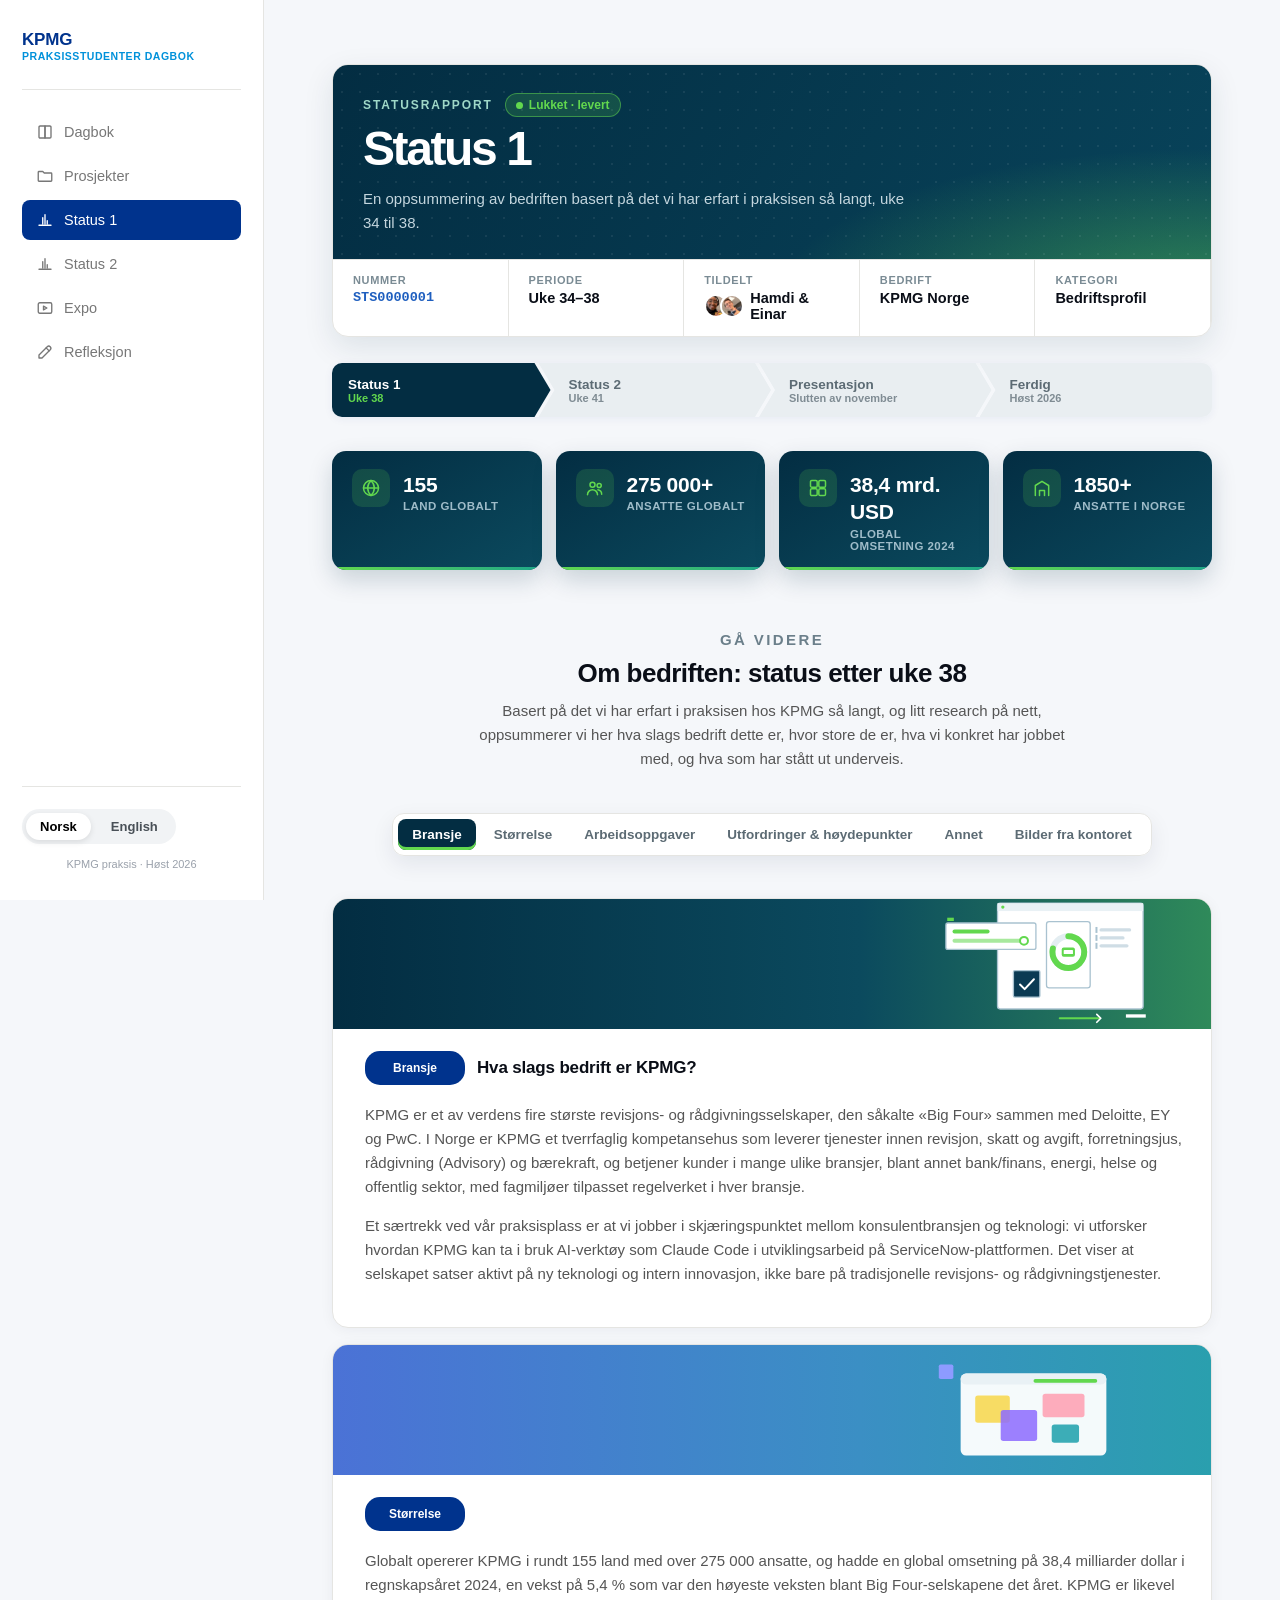
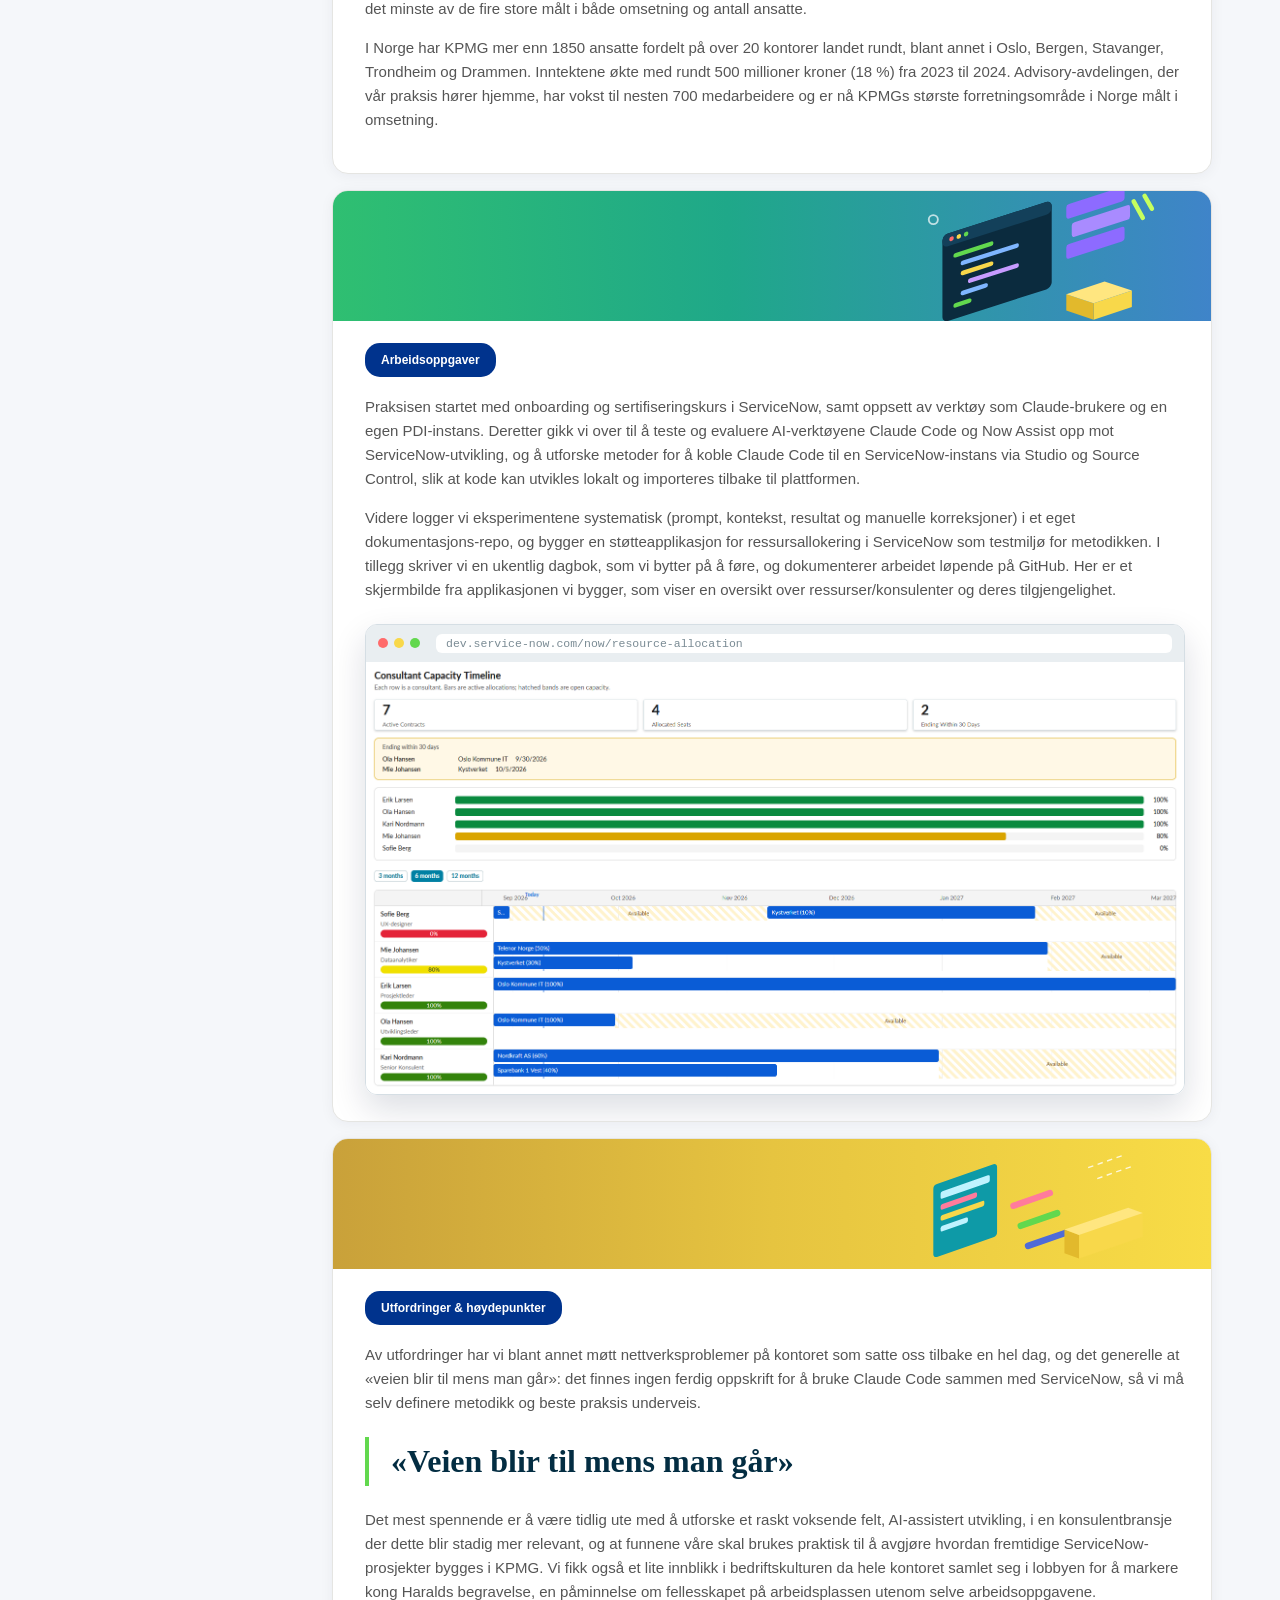
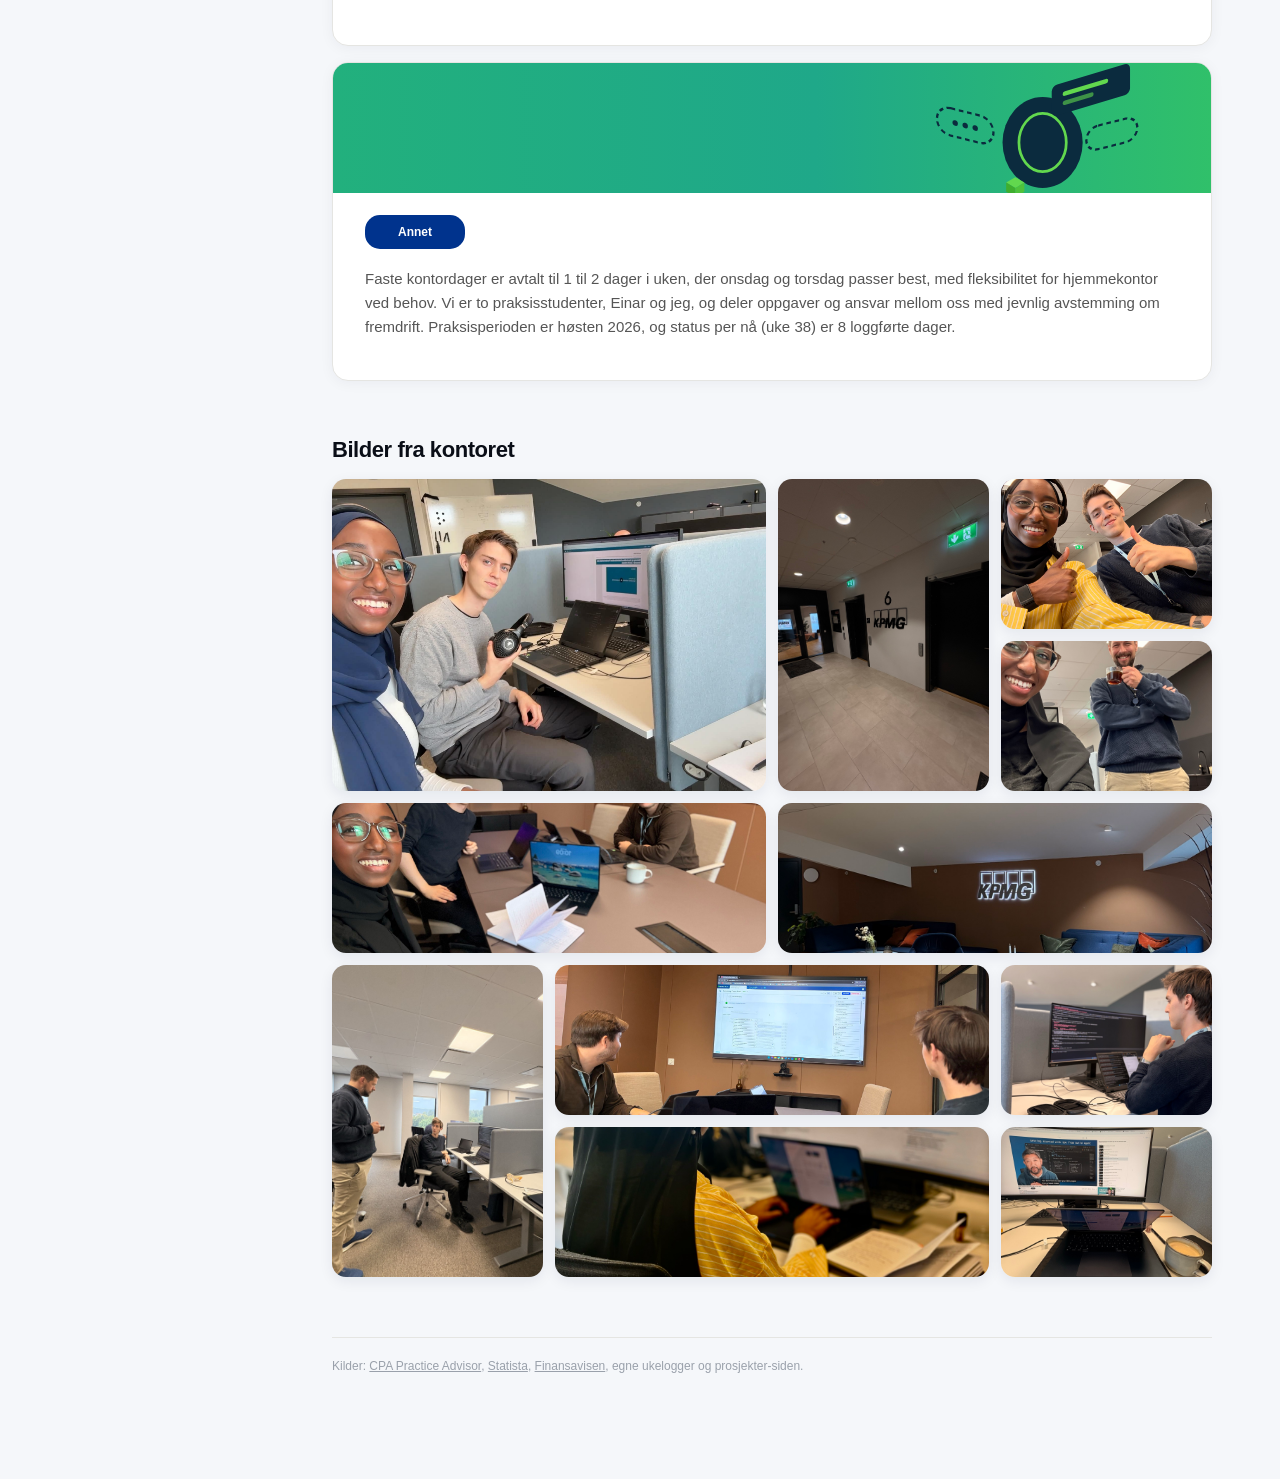
<file: status1.html>
<!DOCTYPE html>
<html lang="no">
<head>
    <meta charset="UTF-8">
    <meta name="viewport" content="width=device-width, initial-scale=1.0">
    <title>Status 1</title>
    <link rel="stylesheet" href="site.css?v=3">

    <style>
        /* Container alignment for language switchers */
        .controls {
            display: inline-flex;
            gap: 6px;
            background-color: #f1f3f5;
            padding: 4px;
            border-radius: 30px; /* Outer rounded track */
        }

            /* Standard round button style rules */
            .controls button {
                background: transparent;
                color: #495057;
                border: none;
                padding: 6px 14px;
                font-size: 13px;
                font-weight: 600;
                font-family: inherit;
                cursor: pointer;
                border-radius: 20px; /* Pill-shaped round design */
                transition: all 0.2s ease-in-out;
            }

                /* Hover animation properties */
                .controls button:hover {
                    color: #1a1a1a;
                }

                /* Active highlight status styling profile */
                .controls button.active {
                    background-color: #ffffff;
                    color: #000000;
                    box-shadow: 0px 2px 6px rgba(0, 0, 0, 0.1);
                }

        /* Small source list at the bottom of the page */
        .sources {
            margin-top: 30px;
            padding-top: 18px;
            border-top: 1px solid var(--card-border);
            color: #9aa1ab;
            font-size: 12px;
            line-height: 1.7;
        }

            .sources a {
                color: #9aa1ab;
            }
    </style>
</head>

<body>

    <nav class="top-menu">
        <div class="nav-inner">
            <a href="index.html" class="logo">
                <span class="logo-title">KPMG</span>
                <span class="logo-sub" data-i18n="logo-sub">Praksisstudenter dagbok</span>
            </a>

            <!-- This will hide/show based on the site.css mobile setup -->
            <div class="nav-links" id="navMenu">
                <a href="index.html">
                    <svg class="nav-icon" viewBox="0 0 24 24" fill="none" stroke="currentColor" stroke-width="1.8" stroke-linecap="round" stroke-linejoin="round">
                        <path d="M4 5.5C4 4.67 4.67 4 5.5 4H12v16H5.5A1.5 1.5 0 0 1 4 18.5v-13Z" />
                        <path d="M20 5.5c0-.83-.67-1.5-1.5-1.5H12v16h6.5a1.5 1.5 0 0 0 1.5-1.5v-13Z" />
                    </svg>
                    <span data-i18n="nav-dagbok">Dagbok</span>
                </a>
                <a href="projects.html">
                    <svg class="nav-icon" viewBox="0 0 24 24" fill="none" stroke="currentColor" stroke-width="1.8" stroke-linecap="round" stroke-linejoin="round">
                        <path d="M3 7a1 1 0 0 1 1-1h5l2 2h9a1 1 0 0 1 1 1v9a1 1 0 0 1-1 1H4a1 1 0 0 1-1-1V7Z" />
                    </svg>
                    <span data-i18n="nav-prosjekt">Prosjekter</span>
                </a>
                <a href="status1.html" class="active">
                    <svg class="nav-icon" viewBox="0 0 24 24" fill="none" stroke="currentColor" stroke-width="1.8" stroke-linecap="round" stroke-linejoin="round">
                        <path d="M9 17V9M15 17v-4M12 17V5M4 19h16" />
                    </svg>
                    <span data-i18n="nav-status1">Status 1</span>
                </a>
                <a href="status2.html">
                    <svg class="nav-icon" viewBox="0 0 24 24" fill="none" stroke="currentColor" stroke-width="1.8" stroke-linecap="round" stroke-linejoin="round">
                        <path d="M9 17V9M15 17v-4M12 17V5M4 19h16" />
                    </svg>
                    <span data-i18n="nav-status2">Status 2</span>
                </a>
                <a href="expo.html">
                    <svg class="nav-icon" viewBox="0 0 24 24" fill="none" stroke="currentColor" stroke-width="1.8" stroke-linecap="round" stroke-linejoin="round">
                        <rect x="3" y="5" width="18" height="14" rx="2" />
                        <path d="M10 9.5v5l4.5-2.5L10 9.5Z" />
                    </svg>
                    <span data-i18n="nav-expo">Expo</span>
                </a>
                <a href="reflection.html">
                    <svg class="nav-icon" viewBox="0 0 24 24" fill="none" stroke="currentColor" stroke-width="1.8" stroke-linecap="round" stroke-linejoin="round">
                        <path d="M4 20h4L19 9a2.83 2.83 0 0 0-4-4L4 16v4Z" />
                        <path d="M13.5 6.5l4 4" />
                    </svg>
                    <span data-i18n="nav-reflection">Refleksjon</span>
                </a>
            </div>

            <!-- Container for buttons -->
            <div class="controls-wrapper" style="display: flex; align-items: center; gap: 10px;">
                <!-- Styled Pill Container Switch -->
                <div class="controls">
                    <button id="btn-no" class="active" onclick="setLanguage('no')">Norsk</button>
                    <button id="btn-en" onclick="setLanguage('en')">English</button>
                </div>

                <!-- Burger button sits beautifully on the side -->
                <button class="burger-btn" id="burgerBtn" aria-label="Toggle navigation">
                    <span class="bar"></span>
                    <span class="bar"></span>
                    <span class="bar"></span>
                </button>
            </div>

            <p class="sidebar-caption" data-i18n="sidebar-caption">KPMG praksis &middot; Høst 2026</p>
        </div>
    </nav>


    <main class="container">

        <header class="sn-record-head">
            <div class="sn-record-top">
                <div class="sn-record-line">
                    <span class="sn-record-type" data-i18n="rec-type">Statusrapport</span>
                    <span class="sn-state" data-i18n="rec-state">Lukket &middot; levert</span>
                </div>
                <h1 data-i18n="header-title">Status 1</h1>
                <p class="page-note" data-i18n="header-note">
                    En oppsummering av bedriften basert på det vi har erfart i praksisen så langt, uke 34 til 38.
                </p>
            </div>
            <dl class="sn-fields">
                <div><dt data-i18n="rec-f-number">Nummer</dt><dd><span class="mono">STS0000001</span></dd></div>
                <div><dt data-i18n="rec-f-period">Periode</dt><dd data-i18n="rec-v-period">Uke 34–38</dd></div>
                <div><dt data-i18n="rec-f-assigned">Tildelt</dt><dd><span class="mini-avatars"><img src="img/moments/avatar_hamdi.jpg" alt=""><img src="img/moments/avatar_einar.jpg" alt=""></span>Hamdi &amp; Einar</dd></div>
                <div><dt data-i18n="rec-f-company">Bedrift</dt><dd>KPMG Norge</dd></div>
                <div><dt data-i18n="rec-f-category">Kategori</dt><dd data-i18n="rec-v-category">Bedriftsprofil</dd></div>
            </dl>
        </header>

        <ol class="sn-flow" aria-label="Prosjektfaser">
            <li class="current"><b data-i18n="flow-1">Status 1</b><span data-i18n="flow-1-sub">Uke 38</span></li>
            <li class=""><b data-i18n="flow-2">Status 2</b><span data-i18n="flow-2-sub">Uke 41</span></li>
            <li class=""><b data-i18n="flow-3">Presentasjon</b><span data-i18n="flow-3-sub">Slutten av november</span></li>
            <li class=""><b data-i18n="flow-4">Ferdig</b><span data-i18n="flow-4-sub">Høst 2026</span></li>
        </ol>

        <section class="stat-grid sn-scores">
            <div class="stat-tile">
                <span class="stat-icon">
                    <svg viewBox="0 0 24 24" fill="none" stroke="currentColor" stroke-width="1.8" stroke-linecap="round" stroke-linejoin="round">
                        <circle cx="12" cy="12" r="9" />
                        <path d="M3 12h18M12 3c2.5 2.6 4 5.9 4 9s-1.5 6.4-4 9c-2.5-2.6-4-5.9-4-9s1.5-6.4 4-9Z" />
                    </svg>
                </span>
                <span class="stat-text">
                    <span class="stat-value" data-count>155</span>
                    <span class="stat-label" data-i18n="stat-countries-label">Land globalt</span>
                </span>
            </div>

            <div class="stat-tile">
                <span class="stat-icon">
                    <svg viewBox="0 0 24 24" fill="none" stroke="currentColor" stroke-width="1.8" stroke-linecap="round" stroke-linejoin="round">
                        <circle cx="9" cy="8" r="3" />
                        <path d="M3 20c0-3.3 2.7-6 6-6s6 2.7 6 6" />
                        <circle cx="17" cy="9" r="2.5" />
                        <path d="M15.5 14.2c2.6.5 4.5 2.7 4.5 5.3" />
                    </svg>
                </span>
                <span class="stat-text">
                    <span class="stat-value" data-count data-i18n="stat-global-employees-value">275 000+</span>
                    <span class="stat-label" data-i18n="stat-global-employees-label">Ansatte globalt</span>
                </span>
            </div>

            <div class="stat-tile">
                <span class="stat-icon">
                    <svg viewBox="0 0 24 24" fill="none" stroke="currentColor" stroke-width="1.8" stroke-linecap="round" stroke-linejoin="round">
                        <rect x="3" y="3" width="8" height="8" rx="1.5" />
                        <rect x="13" y="3" width="8" height="8" rx="1.5" />
                        <rect x="3" y="13" width="8" height="8" rx="1.5" />
                        <rect x="13" y="13" width="8" height="8" rx="1.5" />
                    </svg>
                </span>
                <span class="stat-text">
                    <span class="stat-value" data-count data-i18n="stat-global-revenue-value">38,4 mrd. USD</span>
                    <span class="stat-label" data-i18n="stat-global-revenue-label">Global omsetning 2024</span>
                </span>
            </div>

            <div class="stat-tile">
                <span class="stat-icon">
                    <svg viewBox="0 0 24 24" fill="none" stroke="currentColor" stroke-width="1.8" stroke-linecap="round" stroke-linejoin="round">
                        <path d="M4 21V9l8-5 8 5v12" />
                        <path d="M9 21v-6h6v6" />
                    </svg>
                </span>
                <span class="stat-text">
                    <span class="stat-value" data-count data-i18n="stat-norway-employees-value">1850+</span>
                    <span class="stat-label" data-i18n="stat-norway-employees-label">Ansatte i Norge</span>
                </span>
            </div>
        </section>

        <section class="projects">

            <div class="sn-section-head">
                <p class="sn-eyebrow" data-i18n="sn-go-further">Gå videre</p>
                <h2 data-i18n="status-heading">Om bedriften: status etter uke 38</h2>
                <p data-i18n="status-intro">
                Basert på det vi har erfart i praksisen hos KPMG så langt, og litt research på nett, oppsummerer vi her hva slags bedrift dette er, hvor store de er, hva vi konkret har jobbet med, og hva som har stått ut underveis.
            </p>
            </div>

            <nav class="sn-tabs" aria-label="Seksjoner">
                <a href="#sec-industry" data-i18n="status-badge-industry">Bransje</a>
                <a href="#sec-size" data-i18n="status-badge-size">Størrelse</a>
                <a href="#sec-tasks" data-i18n="status-badge-tasks">Arbeidsoppgaver</a>
                <a href="#sec-highlights" data-i18n="status-badge-highlights">Utfordringer &amp; høydepunkter</a>
                <a href="#sec-other" data-i18n="status-badge-other">Annet</a>
                <a href="#sec-gallery" data-i18n="gallery-heading">Bilder fra kontoret</a>
            </nav>


            <article class="project-card sn-card" id="sec-industry">
                <div class="sn-banner navy"></div>
                <div class="project-header">
                    <span class="project-name" data-i18n="status-badge-industry">Bransje</span>
                    <h3 class="project-title" data-i18n="status-industry-title">Hva slags bedrift er KPMG?</h3>
                </div>
                <p data-i18n="status-industry-p1">
                    KPMG er et av verdens fire største revisjons- og rådgivningsselskaper, den såkalte &laquo;Big Four&raquo; sammen med Deloitte, EY og PwC. I Norge er KPMG et tverrfaglig kompetansehus som leverer tjenester innen revisjon, skatt og avgift, forretningsjus, rådgivning (Advisory) og bærekraft, og betjener kunder i mange ulike bransjer, blant annet bank/finans, energi, helse og offentlig sektor, med fagmiljøer tilpasset regelverket i hver bransje.
                </p>
                <p data-i18n="status-industry-p2">
                    Et særtrekk ved vår praksisplass er at vi jobber i skjæringspunktet mellom konsulentbransjen og teknologi: vi utforsker hvordan KPMG kan ta i bruk AI-verktøy som Claude Code i utviklingsarbeid på ServiceNow-plattformen. Det viser at selskapet satser aktivt på ny teknologi og intern innovasjon, ikke bare på tradisjonelle revisjons- og rådgivningstjenester.
                </p>
            </article>

            <article class="project-card sn-card" id="sec-size">
                <div class="sn-banner blue"></div>
                <div class="project-header">
                    <span class="project-name" data-i18n="status-badge-size">Størrelse</span>
                </div>
                <p data-i18n="status-size-p1">
                    Globalt opererer KPMG i rundt 155 land med over 275 000 ansatte, og hadde en global omsetning på 38,4 milliarder dollar i regnskapsåret 2024, en vekst på 5,4 % som var den høyeste veksten blant Big Four-selskapene det året. KPMG er likevel det minste av de fire store målt i både omsetning og antall ansatte.
                </p>
                <p data-i18n="status-size-p2">
                    I Norge har KPMG mer enn 1850 ansatte fordelt på over 20 kontorer landet rundt, blant annet i Oslo, Bergen, Stavanger, Trondheim og Drammen. Inntektene økte med rundt 500 millioner kroner (18 %) fra 2023 til 2024. Advisory-avdelingen, der vår praksis hører hjemme, har vokst til nesten 700 medarbeidere og er nå KPMGs største forretningsområde i Norge målt i omsetning.
                </p>
            </article>

            <article class="project-card sn-card" id="sec-tasks">
                <div class="sn-banner green"></div>
                <div class="project-header">
                    <span class="project-name" data-i18n="status-badge-tasks">Arbeidsoppgaver</span>
                </div>
                <p data-i18n="status-tasks-p1">
                    Praksisen startet med onboarding og sertifiseringskurs i ServiceNow, samt oppsett av verktøy som Claude-brukere og en egen PDI-instans. Deretter gikk vi over til å teste og evaluere AI-verktøyene Claude Code og Now Assist opp mot ServiceNow-utvikling, og å utforske metoder for å koble Claude Code til en ServiceNow-instans via Studio og Source Control, slik at kode kan utvikles lokalt og importeres tilbake til plattformen.
                </p>
                <p data-i18n="status-tasks-p2">
                    Videre logger vi eksperimentene systematisk (prompt, kontekst, resultat og manuelle korreksjoner) i et eget dokumentasjons-repo, og bygger en støtteapplikasjon for ressursallokering i ServiceNow som testmiljø for metodikken. I tillegg skriver vi en ukentlig dagbok, som vi bytter på å føre, og dokumenterer arbeidet løpende på GitHub. Her er et skjermbilde fra applikasjonen vi bygger, som viser en oversikt over ressurser/konsulenter og deres tilgjengelighet.
                </p>
                <figure class="browser-frame">
                    <div class="browser-bar"><i></i><i></i><i></i><span>dev.service-now.com/now/resource-allocation</span></div>
                    <img src="img/project1.png" alt="Skjermbilde av ressursallokerings-appen" data-caption="Ressursallokerings-appen">
                </figure>
            </article>

            <article class="project-card sn-card" id="sec-highlights">
                <div class="sn-banner gold"></div>
                <div class="project-header">
                    <span class="project-name" data-i18n="status-badge-highlights">Utfordringer &amp; høydepunkter</span>
                </div>
                <p data-i18n="status-highlights-p1">
                    Av utfordringer har vi blant annet møtt nettverksproblemer på kontoret som satte oss tilbake en hel dag, og det generelle at &laquo;veien blir til mens man går&raquo;: det finnes ingen ferdig oppskrift for å bruke Claude Code sammen med ServiceNow, så vi må selv definere metodikk og beste praksis underveis.
                </p>
                <blockquote class="sn-quote hand" data-i18n="highlights-quote">&laquo;Veien blir til mens man går&raquo;</blockquote>
                <p data-i18n="status-highlights-p2">
                    Det mest spennende er å være tidlig ute med å utforske et raskt voksende felt, AI-assistert utvikling, i en konsulentbransje der dette blir stadig mer relevant, og at funnene våre skal brukes praktisk til å avgjøre hvordan fremtidige ServiceNow-prosjekter bygges i KPMG. Vi fikk også et lite innblikk i bedriftskulturen da hele kontoret samlet seg i lobbyen for å markere kong Haralds begravelse, en påminnelse om fellesskapet på arbeidsplassen utenom selve arbeidsoppgavene.
                </p>
            </article>

            <article class="project-card sn-card" id="sec-other">
                <div class="sn-banner teal"></div>
                <div class="project-header">
                    <span class="project-name" data-i18n="status-badge-other">Annet</span>
                </div>
                <p data-i18n="status-other-p1">
                    Faste kontordager er avtalt til 1 til 2 dager i uken, der onsdag og torsdag passer best, med fleksibilitet for hjemmekontor ved behov. Vi er to praksisstudenter, Einar og jeg, og deler oppgaver og ansvar mellom oss med jevnlig avstemming om fremdrift. Praksisperioden er høsten 2026, og status per nå (uke 38) er 8 loggførte dager.
                </p>
            </article>

            <section class="company-gallery" id="sec-gallery">
                <h2 class="section-title" data-i18n="gallery-heading">Bilder fra kontoret</h2>

                <div class="bento">
                    <figure class="big"><img src="img/first_day.jpg" alt="Hamdi og Einar første dag"><figcaption data-i18n="g-1">Første dag 🎉</figcaption></figure>
                    <figure class="tall"><img src="img/moments/img_1590.jpg" alt="KPMG-inngangen"><figcaption data-i18n="g-2">6. etasje</figcaption></figure>
                    <figure><img src="img/moments/img_1571.jpg" alt="Tommel opp-selfie"><figcaption data-i18n="g-3">Klare! 👍</figcaption></figure>
                    <figure><img src="img/moments/img_1852.jpg" alt="Hamdi og veileder"><figcaption data-i18n="g-4">Te med veilederen</figcaption></figure>
                    <figure class="wide"><img src="img/meet2.jpg" alt="Møterommet"><figcaption data-i18n="g-5">Fremdriftsmøte</figcaption></figure>
                    <figure class="wide"><img src="img/moments/img_1575.jpg" alt="KPMG-loungen"><figcaption data-i18n="g-6">Loungen</figcaption></figure>
                    <figure class="tall"><img src="img/office1.jpg" alt="Kontorlandskapet"><figcaption data-i18n="g-7">Kontorlandskapet</figcaption></figure>
                    <figure class="wide"><img src="img/meet1.jpg" alt="Gjennomgang på skjerm"><figcaption data-i18n="g-8">Gjennomgang på skjerm</figcaption></figure>
                    <figure><img src="img/moments/img_1564.jpg" alt="Einar koder"><figcaption data-i18n="g-9">Kode-modus</figcaption></figure>
                    <figure class="wide"><img src="img/moments/img_1570.jpg" alt="Hamdi jobber"><figcaption data-i18n="g-10">Planlegging</figcaption></figure>
                    <figure><img src="img/moments/img_1560.jpg" alt="Kaffe og kurs"><figcaption data-i18n="g-11">Kaffe + kurs</figcaption></figure>
                </div>
            </section>
        </section>

        <p class="sources" data-i18n="status-sources">
            Kilder: <a href="https://www.cpapracticeadvisor.com/2025/01/10/kpmg-closed-out-2024-with-global-revenue-of-38-4-billion/154278/" target="_blank" rel="noopener">CPA Practice Advisor</a>,
            <a href="https://www.statista.com/statistics/484041/number-of-employees-of-kpmg/" target="_blank" rel="noopener">Statista</a>,
            <a href="https://www.finansavisen.no/revisjon-og-radgivning/2024/05/26/8134855/kpmg-fusjonerer-med-kpmg" target="_blank" rel="noopener">Finansavisen</a>, egne ukelogger og prosjekter-siden.
        </p>
        
    </main>

    
    
    <script>
        // JavaScript only needs the English data
        const translations = {
            en: {
                "flow-1": "Status 1",
                "flow-1-sub": "Week 38",
                "flow-2": "Status 2",
                "flow-2-sub": "Week 41",
                "flow-3": "Presentation",
                "flow-3-sub": "End of November",
                "flow-4": "Done",
                "flow-4-sub": "Autumn 2026",
                "rec-type": "Status report",
                "rec-state": "Closed &middot; delivered",
                "rec-f-number": "Number",
                "rec-f-period": "Period",
                "rec-v-period": "Weeks 34–38",
                "rec-f-assigned": "Assigned to",
                "rec-f-company": "Company",
                "rec-f-category": "Category",
                "rec-v-category": "Company profile",
                "sn-go-further": "Go further",
                "highlights-quote": "&laquo;The road is made by walking&raquo;",
                "g-1": "First day 🎉",
                "g-2": "6th floor",
                "g-3": "Ready! 👍",
                "g-4": "Tea with our supervisor",
                "g-5": "Progress meeting",
                "g-6": "The lounge",
                "g-7": "The open office",
                "g-8": "Review on the big screen",
                "g-9": "Coding mode",
                "g-10": "Planning",
                "g-11": "Coffee + courses",
                "gallery-heading": "Office photos",
                "nav-dagbok": "Diary",
                "nav-prosjekt": "Projects",
                "nav-status1": "Status 1",
                "nav-status2": "Status 2",
                "nav-expo": "Expo",
                "nav-reflection": "Reflection",
                "logo-sub": "Intern diary",
                "sidebar-caption": "KPMG internship &middot; Autumn 2026",
                "header-eyebrow": "Documentation",
                "header-title": "Status 1",
                "header-note": "A summary of the company based on what we've learned during our internship so far, weeks 34 to 38.",
                "stat-countries-label": "Countries worldwide",
                "stat-global-employees-value": "275,000+",
                "stat-global-employees-label": "Employees worldwide",
                "stat-global-revenue-value": "$38.4bn",
                "stat-global-revenue-label": "Global revenue 2024",
                "stat-norway-employees-value": "1,850+",
                "stat-norway-employees-label": "Employees in Norway",
                "status-heading": "About the company: status after week 38",
                "status-intro": "Based on what we've experienced during our internship at KPMG so far, and a bit of research online, we summarize here what kind of company this is, how big it is, what we've concretely worked on, and what has stood out along the way.",
                "status-badge-industry": "Industry",
                "status-industry-title": "What kind of company is KPMG?",
                "status-industry-p1": "KPMG is one of the world's four largest audit and advisory firms, the so-called &laquo;Big Four&raquo; alongside Deloitte, EY and PwC. In Norway, KPMG is a cross-disciplinary firm delivering services within audit, tax and duties, business law, advisory, and sustainability, serving clients across many industries, including banking/finance, energy, health, and the public sector, with teams tailored to the regulations of each industry.",
                "status-industry-p2": "A distinguishing feature of our internship is that we work at the intersection of the consulting industry and technology: we're exploring how KPMG can adopt AI tools such as Claude Code in development work on the ServiceNow platform. This shows that the company actively invests in new technology and internal innovation, not just traditional audit and advisory services.",
                "status-badge-size": "Size",
                "status-size-title": "Size and revenue",
                "status-size-p1": "Globally, KPMG operates in around 155 countries with more than 275,000 employees, and reported global revenue of $38.4 billion in fiscal year 2024, a 5.4% increase which was the highest growth among the Big Four firms that year. KPMG is nevertheless the smallest of the Big Four measured by both revenue and headcount.",
                "status-size-p2": "In Norway, KPMG has more than 1,850 employees across more than 20 offices nationwide, including Oslo, Bergen, Stavanger, Trondheim and Drammen. Revenue grew by around 500 million NOK (18%) from 2023 to 2024. The Advisory division, where our internship is based, has grown to almost 700 employees and is now KPMG's largest business area in Norway by revenue.",
                "status-badge-tasks": "Tasks",
                "status-tasks-title": "Your tasks",
                "status-tasks-p1": "The internship started with onboarding and certification courses in ServiceNow, along with setting up tools such as Claude accounts and a dedicated PDI instance. We then moved on to testing and evaluating the AI tools Claude Code and Now Assist for ServiceNow development, and exploring ways to bridge Claude Code with a ServiceNow instance via Studio and Source Control, so code can be developed locally and imported back into the platform.",
                "status-tasks-p2": "We also systematically log our experiments (prompt used, context available, outcome, and manual corrections needed) in a dedicated documentation repository, and we're building a resource allocation support application in ServiceNow as a test environment for the methodology. In addition, we write a weekly diary, alternating who keeps it, and document our work continuously on GitHub. Under you will see the support project prototype.",
                "status-badge-highlights": "Challenges &amp; highlights",
                "status-highlights-title": "Special challenges and exciting things",
                "status-highlights-p1": "Among the challenges, we've run into network issues at the office that set us back a full day, and the general fact that &laquo;the road is made by walking&raquo;: there's no ready-made recipe for using Claude Code together with ServiceNow, so we have to define the methodology and best practices ourselves along the way.",
                "status-highlights-p2": "The most exciting part is being early to explore a fast-growing field, AI-assisted development, in a consulting industry where this is becoming increasingly relevant, and knowing our findings will be used practically to decide how future ServiceNow projects are built at KPMG. We also got a glimpse of the company culture when the whole office gathered in the lobby to mark King Harald's funeral, a reminder of the sense of community at the workplace beyond the tasks themselves.",
                "status-badge-other": "Other",
                "status-other-p1": "Agreed office days are 1 to 2 days per week, with Wednesdays and Thursdays working best, with flexibility for home office when needed. We are two interns, Einar and I, and we split tasks and responsibilities between us with regular check-ins on progress. The internship period is autumn 2026, and as of now (week 37) we have 7 logged days.",
                "status-sources": "Sources: <a href=\"https://www.cpapracticeadvisor.com/2025/01/10/kpmg-closed-out-2024-with-global-revenue-of-38-4-billion/154278/\" target=\"_blank\" rel=\"noopener\">CPA Practice Advisor</a>, <a href=\"https://www.statista.com/statistics/484041/number-of-employees-of-kpmg/\" target=\"_blank\" rel=\"noopener\">Statista</a>, <a href=\"https://www.finansavisen.no/revisjon-og-radgivning/2024/05/26/8134855/kpmg-fusjonerer-med-kpmg\" target=\"_blank\" rel=\"noopener\">Finansavisen</a>, our own weekly diaries and the projects page."
            }
        };

        function setLanguage(lang) {
            document.documentElement.lang = lang;
            const elements = document.querySelectorAll('[data-i18n]');

            elements.forEach(element => {
                const key = element.getAttribute('data-i18n');

                // 1. If it's the first time running, save whatever original Norwegian is written in the HTML markup
                if (!element.hasAttribute('data-original-no')) {
                    element.setAttribute('data-original-no', element.innerHTML.trim());
                }

                // 2. Route text values based on language choice
                if (lang === 'en' && translations.en[key]) {
                    element.innerHTML = translations.en[key];
                } else {
                    // Fall back cleanly to the original saved Norwegian text
                    element.innerHTML = element.getAttribute('data-original-no');
                }
            });

            document.getElementById('btn-no').classList.toggle('active', lang === 'no');
            document.getElementById('btn-en').classList.toggle('active', lang === 'en');

            localStorage.setItem('diaryLanguage', lang);
        }

        window.addEventListener('DOMContentLoaded', () => {
            const savedLang = localStorage.getItem('diaryLanguage') || 'no';
            setLanguage(savedLang);
        });

        // DOM Interaction logic for Mobile Burger actions
        window.addEventListener('DOMContentLoaded', () => {
            const savedLang = localStorage.getItem('diaryLanguage') || 'no';
            setLanguage(savedLang);

            const burgerBtn = document.getElementById('burgerBtn');
            const navMenu = document.getElementById('navMenu');
            const menuLinks = document.querySelectorAll('.nav-links a');

            if (burgerBtn && navMenu) {
                // Toggle view configurations when clicked
                burgerBtn.addEventListener('click', () => {
                    burgerBtn.classList.toggle('active');
                    navMenu.classList.toggle('active');
                });

                // Automatically fold up menu when hitting internal links
                menuLinks.forEach(link => {
                    link.addEventListener('click', () => {
                        burgerBtn.classList.remove('active');
                        navMenu.classList.remove('active');
                    });
                });
            }
        });
    </script>
    <script src="site.js?v=3"></script>
</body>
</html>
</file>
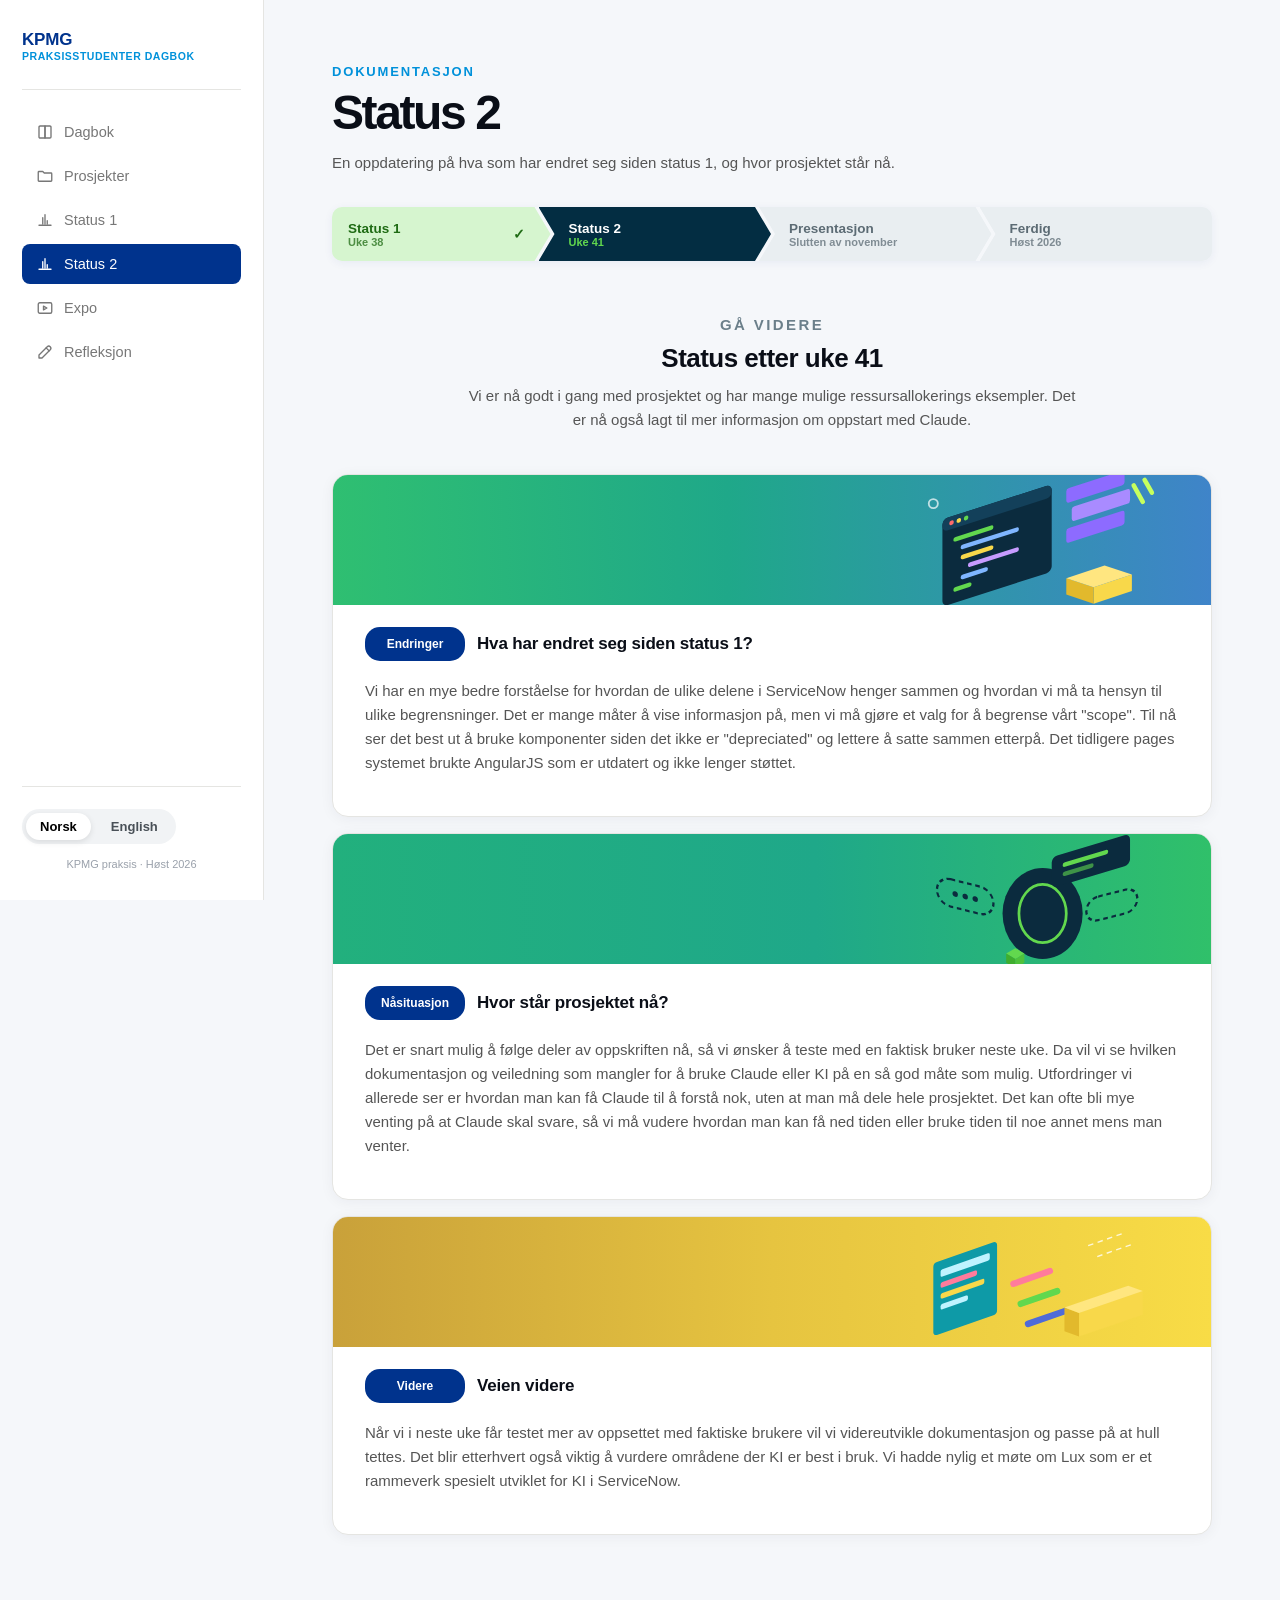
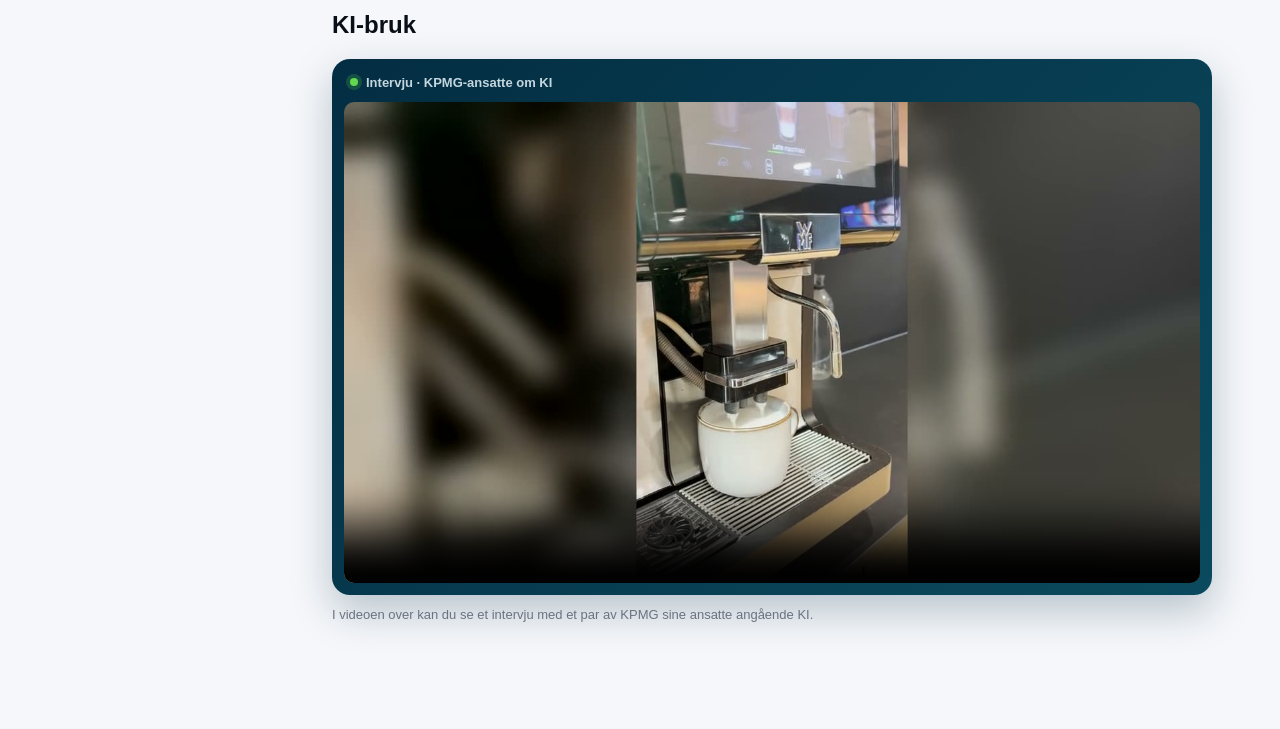
<file: status2.html>
<!DOCTYPE html>
<html lang="no">
<head>
    <meta charset="UTF-8">
    <meta name="viewport" content="width=device-width, initial-scale=1.0">
    <title>Status 2</title>
    <link rel="stylesheet" href="site.css?v=3">

    <style>
        /* Container alignment for language switchers */
        .controls {
            display: inline-flex;
            gap: 6px;
            background-color: #f1f3f5;
            padding: 4px;
            border-radius: 30px; /* Outer rounded track */
        }

            /* Standard round button style rules */
            .controls button {
                background: transparent;
                color: #495057;
                border: none;
                padding: 6px 14px;
                font-size: 13px;
                font-weight: 600;
                font-family: inherit;
                cursor: pointer;
                border-radius: 20px; /* Pill-shaped round design */
                transition: all 0.2s ease-in-out;
            }

                /* Hover animation properties */
                .controls button:hover {
                    color: #1a1a1a;
                }

                /* Active highlight status styling profile */
                .controls button.active {
                    background-color: #ffffff;
                    color: #000000;
                    box-shadow: 0px 2px 6px rgba(0, 0, 0, 0.1);
                }

        /* Video block: keeps a fixed 16:9 frame even before the file is added */
        .video-section {
            margin-top: 40px;
        }

        .video-frame {
            width: 100%;
            aspect-ratio: 16 / 9;
            background: #f1f3f5;
            border: 1px solid var(--card-border);
            border-radius: 14px;
            overflow: hidden;
        }

            .video-frame video {
                display: block;
                width: 100%;
                height: 100%;
                object-fit: cover;
                background: #f1f3f5;
            }

        .video-caption {
            margin-top: 10px;
            color: #6b7280;
            font-size: 13px;
            line-height: 1.6;
        }
    </style>
</head>

<body>

    <nav class="top-menu">
        <div class="nav-inner">
            <a href="index.html" class="logo">
                <span class="logo-title">KPMG</span>
                <span class="logo-sub" data-i18n="logo-sub">Praksisstudenter dagbok</span>
            </a>

            <!-- This will hide/show based on the site.css mobile setup -->
            <div class="nav-links" id="navMenu">
                <a href="index.html">
                    <svg class="nav-icon" viewBox="0 0 24 24" fill="none" stroke="currentColor" stroke-width="1.8" stroke-linecap="round" stroke-linejoin="round">
                        <path d="M4 5.5C4 4.67 4.67 4 5.5 4H12v16H5.5A1.5 1.5 0 0 1 4 18.5v-13Z" />
                        <path d="M20 5.5c0-.83-.67-1.5-1.5-1.5H12v16h6.5a1.5 1.5 0 0 0 1.5-1.5v-13Z" />
                    </svg>
                    <span data-i18n="nav-dagbok">Dagbok</span>
                </a>
                <a href="projects.html">
                    <svg class="nav-icon" viewBox="0 0 24 24" fill="none" stroke="currentColor" stroke-width="1.8" stroke-linecap="round" stroke-linejoin="round">
                        <path d="M3 7a1 1 0 0 1 1-1h5l2 2h9a1 1 0 0 1 1 1v9a1 1 0 0 1-1 1H4a1 1 0 0 1-1-1V7Z" />
                    </svg>
                    <span data-i18n="nav-prosjekt">Prosjekter</span>
                </a>
                <a href="status1.html">
                    <svg class="nav-icon" viewBox="0 0 24 24" fill="none" stroke="currentColor" stroke-width="1.8" stroke-linecap="round" stroke-linejoin="round">
                        <path d="M9 17V9M15 17v-4M12 17V5M4 19h16" />
                    </svg>
                    <span data-i18n="nav-status1">Status 1</span>
                </a>
                <a href="status2.html" class="active">
                    <svg class="nav-icon" viewBox="0 0 24 24" fill="none" stroke="currentColor" stroke-width="1.8" stroke-linecap="round" stroke-linejoin="round">
                        <path d="M9 17V9M15 17v-4M12 17V5M4 19h16" />
                    </svg>
                    <span data-i18n="nav-status2">Status 2</span>
                </a>
                <a href="expo.html">
                    <svg class="nav-icon" viewBox="0 0 24 24" fill="none" stroke="currentColor" stroke-width="1.8" stroke-linecap="round" stroke-linejoin="round">
                        <rect x="3" y="5" width="18" height="14" rx="2" />
                        <path d="M10 9.5v5l4.5-2.5L10 9.5Z" />
                    </svg>
                    <span data-i18n="nav-expo">Expo</span>
                </a>
                <a href="reflection.html">
                    <svg class="nav-icon" viewBox="0 0 24 24" fill="none" stroke="currentColor" stroke-width="1.8" stroke-linecap="round" stroke-linejoin="round">
                        <path d="M4 20h4L19 9a2.83 2.83 0 0 0-4-4L4 16v4Z" />
                        <path d="M13.5 6.5l4 4" />
                    </svg>
                    <span data-i18n="nav-reflection">Refleksjon</span>
                </a>
            </div>

            <!-- Container for buttons -->
            <div class="controls-wrapper" style="display: flex; align-items: center; gap: 10px;">
                <!-- Styled Pill Container Switch -->
                <div class="controls">
                    <button id="btn-no" class="active" onclick="setLanguage('no')">Norsk</button>
                    <button id="btn-en" onclick="setLanguage('en')">English</button>
                </div>

                <!-- Burger button sits beautifully on the side -->
                <button class="burger-btn" id="burgerBtn" aria-label="Toggle navigation">
                    <span class="bar"></span>
                    <span class="bar"></span>
                    <span class="bar"></span>
                </button>
            </div>

            <p class="sidebar-caption" data-i18n="sidebar-caption">KPMG praksis &middot; Høst 2026</p>
        </div>
    </nav>


    <main class="container">

        <header class="page-header">
            <p class="eyebrow" data-i18n="header-eyebrow">Dokumentasjon</p>
            <h1 data-i18n="header-title">Status 2</h1>
            <p class="page-note" data-i18n="header-note">
                En oppdatering på hva som har endret seg siden status 1, og hvor prosjektet står nå.
            </p>
        </header>

        <ol class="sn-flow" aria-label="Prosjektfaser">
            <li class="done"><b data-i18n="flow-1">Status 1</b><span data-i18n="flow-1-sub">Uke 38</span></li>
            <li class="current"><b data-i18n="flow-2">Status 2</b><span data-i18n="flow-2-sub">Uke 41</span></li>
            <li class=""><b data-i18n="flow-3">Presentasjon</b><span data-i18n="flow-3-sub">Slutten av november</span></li>
            <li class=""><b data-i18n="flow-4">Ferdig</b><span data-i18n="flow-4-sub">Høst 2026</span></li>
        </ol>

        <section class="projects">

            <div class="sn-section-head">
                <p class="sn-eyebrow" data-i18n="sn-go-further">Gå videre</p>
                <h2 data-i18n="status-heading">Status etter uke 41</h2>
                <p data-i18n="status-intro">
                Vi er nå godt i gang med prosjektet og har mange mulige ressursallokerings eksempler. Det er nå også lagt til mer informasjon om oppstart med Claude. 
            </p>
            </div>

            <article class="project-card sn-card">
                <div class="sn-banner green"></div>
                <div class="project-header">
                    <span class="project-name" data-i18n="status-badge-changes">Endringer</span>
                    <h3 class="project-title" data-i18n="status-changes-title">Hva har endret seg siden status 1?</h3>
                </div>
                <p data-i18n="status-changes-p1">
                  Vi har en mye bedre forståelse for hvordan de ulike delene i ServiceNow henger sammen og hvordan vi må ta hensyn til ulike begrensninger. Det er mange måter å vise informasjon på, men vi må gjøre et valg for å begrense vårt "scope". Til nå ser det best ut å bruke komponenter siden det ikke er "depreciated" og lettere å satte sammen etterpå. Det tidligere pages systemet brukte AngularJS som er utdatert og ikke lenger støttet.
                </p>
            </article>

            <article class="project-card sn-card">
                <div class="sn-banner teal"></div>
                <div class="project-header">
                    <span class="project-name" data-i18n="status-badge-current">Nåsituasjon</span>
                    <h3 class="project-title" data-i18n="status-current-title">Hvor står prosjektet nå?</h3>
                </div>
                <p data-i18n="status-current-p1">
                  Det er snart mulig å følge deler av oppskriften nå, så vi ønsker å teste med en faktisk bruker neste uke. Da vil vi se hvilken dokumentasjon og veiledning som mangler for å bruke Claude eller KI på en så god måte som mulig. Utfordringer vi allerede ser er hvordan man kan få Claude til å forstå nok, uten at man må dele hele prosjektet. Det kan ofte bli mye venting på at Claude skal svare, så vi må vudere hvordan man kan få ned tiden eller bruke tiden til noe annet mens man venter. 
                </p>
            </article>

            <article class="project-card sn-card">
                <div class="sn-banner gold"></div>
                <div class="project-header">
                    <span class="project-name" data-i18n="status-badge-next">Videre</span>
                    <h3 class="project-title" data-i18n="status-next-title">Veien videre</h3>
                </div>
                <p data-i18n="status-next-p1">
                   Når vi i neste uke får testet mer av oppsettet med faktiske brukere vil vi videreutvikle dokumentasjon og passe på at hull tettes. Det blir etterhvert også viktig å vurdere områdene der KI er best i bruk. Vi hadde nylig et møte om Lux som er et rammeverk spesielt utviklet for KI i ServiceNow.
                </p>
            </article>

            <section class="video-section">
                <h2 class="section-heading" data-i18n="video-heading">KI-bruk</h2>

                <div class="sn-player">
                    <div class="sn-player-bar"><span class="dot"></span><span data-i18n="player-label">Intervju &middot; KPMG-ansatte om KI</span></div>
                    <div class="video-frame">
                    <!-- Legg videofilen i img/ og bytt ut filnavnet under -->
                    <video controls preload="metadata" poster="img/intervju_poster.jpg">
                        <source src="img/intervju_fixed.mp4" type="video/mp4">
                        <span data-i18n="video-fallback">Nettleseren din støtter ikke avspilling av video.</span>
                    </video>
                </div>
                </div>

                <p class="video-caption" data-i18n="video-caption">
                    I videoen over kan du se et intervju med et par av KPMG sine ansatte angående KI.
                </p>
            </section>

        </section>

    </main>



    <script>
        // JavaScript only needs the English data
        const translations = {
            en: {
                "nav-dagbok": "Diary",
                "nav-prosjekt": "Projects",
                "nav-status1": "Status 1",
                "nav-status2": "Status 2",
                "nav-expo": "Expo",
                "nav-reflection": "Reflection",
                "logo-sub": "Intern diary",
                "sidebar-caption": "KPMG internship &middot; Autumn 2026",
                "header-eyebrow": "Documentation",
                "header-title": "Status 2",
                "header-note": "An update on what has changed since status 1, and where the project stands now.",
                "status-heading": "Status after week 41",
                "status-intro": "We are now well under way with the project and have plenty of possible resource allocation examples. We have also added more information about getting started with Claude.",
                "status-badge-changes": "Changes",
                "status-changes-title": "What has changed since status 1?",
                "status-changes-p1": "We have a much better understanding of how the different parts of ServiceNow fit together, and of the various limitations we have to work around. There are many ways to present information, but we have to make a choice in order to narrow our scope. So far, using components looks like the best option, since they are not deprecated and are easier to assemble afterwards. The earlier pages system used AngularJS, which is outdated and no longer supported.",
                "status-badge-current": "Current state",
                "status-current-title": "Where is the project now?",
                "status-current-p1": "It will soon be possible to follow parts of the recipe, so we want to test it with an actual user next week. That will show us which documentation and guidance is missing in order to use Claude or AI as effectively as possible. Challenges we can already see are how to give Claude enough understanding without having to share the entire project. There can often be a lot of waiting for Claude to respond, so we have to consider how to bring that time down, or how to use the waiting time for something else.",
                "status-badge-next": "Next",
                "status-next-title": "The road ahead",
                "status-next-p1": "Once we have tested more of the setup with actual users next week, we will develop the documentation further and make sure the gaps are closed. In time it will also be important to assess the areas where AI is best put to use. We recently had a meeting about Lux, a framework developed specifically for AI in ServiceNow.",
                "flow-1": "Status 1",
                "flow-1-sub": "Week 38",
                "flow-2": "Status 2",
                "flow-2-sub": "Week 41",
                "flow-3": "Presentation",
                "flow-3-sub": "End of November",
                "flow-4": "Done",
                "flow-4-sub": "Autumn 2026",
                "sn-go-further": "Go further",
                "player-label": "Interview &middot; KPMG employees on AI",
                "video-heading": "AI in use",
                "video-caption": "In the video above you can see an interview with a couple of KPMG's employees about AI.",
                "video-fallback": "Your browser does not support video playback."
            }
        };

        function setLanguage(lang) {
            document.documentElement.lang = lang;
            const elements = document.querySelectorAll('[data-i18n]');

            elements.forEach(element => {
                const key = element.getAttribute('data-i18n');

                // 1. If it's the first time running, save whatever original Norwegian is written in the HTML markup
                if (!element.hasAttribute('data-original-no')) {
                    element.setAttribute('data-original-no', element.innerHTML.trim());
                }

                // 2. Route text values based on language choice
                if (lang === 'en' && translations.en[key]) {
                    element.innerHTML = translations.en[key];
                } else {
                    // Fall back cleanly to the original saved Norwegian text
                    element.innerHTML = element.getAttribute('data-original-no');
                }
            });

            document.getElementById('btn-no').classList.toggle('active', lang === 'no');
            document.getElementById('btn-en').classList.toggle('active', lang === 'en');

            localStorage.setItem('diaryLanguage', lang);
        }

        // DOM Interaction logic for Mobile Burger actions
        window.addEventListener('DOMContentLoaded', () => {
            const savedLang = localStorage.getItem('diaryLanguage') || 'no';
            setLanguage(savedLang);

            const burgerBtn = document.getElementById('burgerBtn');
            const navMenu = document.getElementById('navMenu');
            const menuLinks = document.querySelectorAll('.nav-links a');

            if (burgerBtn && navMenu) {
                // Toggle view configurations when clicked
                burgerBtn.addEventListener('click', () => {
                    burgerBtn.classList.toggle('active');
                    navMenu.classList.toggle('active');
                });

                // Automatically fold up menu when hitting internal links
                menuLinks.forEach(link => {
                    link.addEventListener('click', () => {
                        burgerBtn.classList.remove('active');
                        navMenu.classList.remove('active');
                    });
                });
            }
        });
    </script>
    <script src="site.js?v=3"></script>
</body>
</html>
</file>
<file: site.css>
* {
    box-sizing: border-box;
}

html {
    scroll-behavior: smooth;
}

body {
    margin: 0;
    background: var(--primary-color);
    color: var(--primary-text);
    font-family: Inter, -apple-system, BlinkMacSystemFont, "Segoe UI", sans-serif;
}

:root {
    --primary-color: #f5f7fa;
    --secondary-color: #7996ab;
    --background-color: #e3e3e3;
    --primary-text: #0a0e17;
    --secondary-text: #555;
    --card-background: #fff;
    --card-border: #e5e5e2;
    --card-shadow: rgba(0, 0, 0, 0.03);
    --kpmg-blue: #00338d;
    --kpmg-light-blue: #0091da;
    --kpmg-pale-blue: #83cbeb;
    --sidebar-width: 264px;
}

/* ==============================
   Top Menu / Sidebar
   ============================== */

.top-menu {
    position: sticky;
    top: 0;
    z-index: 100;
    width: 100%;
    background: rgba(255, 255, 255, 0.92);
    border-bottom: 1px solid var(--card-border);
    backdrop-filter: blur(12px);
}

.nav-inner {
    width: min(1000px, calc(100% - 40px));
    height: 64px;
    margin: 0 auto;
    display: flex;
    align-items: center;
    justify-content: space-between;
}

/* Logo */

.logo {
    display: flex;
    flex-direction: column;
    justify-content: center;
    line-height: 1.2;
    text-decoration: none;
}

.logo-title {
    color: var(--kpmg-blue);
    font-size: 17px;
    font-weight: 800;
    letter-spacing: -0.01em;
}

.logo-sub {
    color: var(--kpmg-light-blue);
    font-size: 10.5px;
    font-weight: 600;
    letter-spacing: 0.05em;
    text-transform: uppercase;
}

/* Styling for the burger button trigger container */
.burger-btn {
    display: inline-flex;
    flex-direction: column;
    justify-content: center;
    gap: 4px;
    background: transparent;
    border: none;
    cursor: pointer;
    padding: 6px 10px;
    height: 30px;
    width: 35px;
}

/* Base styles to give the burger lines shape and color */
.bar {
    display: block;
    width: 22px;
    height: 3px;
    background-color: var(--primary-text);
    border-radius: 2px;
    transition: all 0.3s ease-in-out;
}

/* CSS to change look when burger menu is opened */
.burger-btn.active .bar:nth-child(1) {
    transform: translateY(7px) rotate(45deg);
}

.burger-btn.active .bar:nth-child(2) {
    opacity: 0;
}

.burger-btn.active .bar:nth-child(3) {
    transform: translateY(-7px) rotate(-45deg);
}

/* Navigation */

.nav-links {
    display: flex;
    align-items: center;
    gap: 6px;
}

    .nav-links a {
        display: flex;
        align-items: center;
        gap: 10px;
        padding: 8px 12px;
        border-radius: 8px;
        color: #777;
        font-size: 14px;
        font-weight: 500;
        text-decoration: none;
        transition: background 0.2s ease, color 0.2s ease;
    }

        .nav-links a:hover {
            background: #eef2f7;
            color: var(--kpmg-blue);
        }

        .nav-links a.active {
            background: var(--kpmg-blue);
            color: #fff;
        }

.nav-icon {
    width: 18px;
    height: 18px;
    flex-shrink: 0;
}

.sidebar-caption {
    display: none;
}


/* ==============================
   Main Content
   ============================== */

.container {
    width: min(880px, calc(100% - 64px));
    margin: 0 auto;
    padding: 64px 0 90px;
}


/* Page Header */

.page-header {
    margin-bottom: 32px;
}

.eyebrow {
    margin: 0 0 10px;
    color: var(--kpmg-light-blue);
    font-size: 13px;
    font-weight: 700;
    letter-spacing: 0.14em;
    text-transform: uppercase;
}

h1 {
    margin: 0;
    font-size: clamp(34px, 5vw, 48px);
    line-height: 1;
    letter-spacing: -0.05em;
}

.page-note {
    margin: 14px 0 0;
    color: var(--secondary-text);
    font-size: 15px;
    line-height: 1.6;
}

/* ==============================
   Dashboard stat tiles
   ============================== */

.stat-grid {
    display: grid;
    grid-template-columns: repeat(auto-fit, minmax(180px, 1fr));
    gap: 14px;
    margin: 0 0 40px;
}

.stat-tile {
    display: flex;
    align-items: flex-start;
    gap: 13px;
    padding: 18px 20px;
    background: var(--card-background);
    border: 1px solid var(--card-border);
    border-radius: 14px;
    box-shadow: 0 2px 10px rgba(0, 51, 141, 0.05);
}

.stat-icon {
    display: flex;
    align-items: center;
    justify-content: center;
    width: 38px;
    height: 38px;
    border-radius: 10px;
    background: rgba(0, 145, 218, 0.12);
    color: var(--kpmg-blue);
    flex-shrink: 0;
}

    .stat-icon svg {
        width: 20px;
        height: 20px;
    }

.stat-text {
    display: flex;
    flex-direction: column;
    padding-top: 2px;
}

.stat-value {
    font-size: 18px;
    font-weight: 700;
    color: var(--primary-text);
    letter-spacing: -0.01em;
    line-height: 1.3;
}

.stat-label {
    margin-top: 2px;
    font-size: 11.5px;
    font-weight: 600;
    color: #8a8f98;
    text-transform: uppercase;
    letter-spacing: 0.04em;
}

/* ==============================
   Projects
   ==============================
*/

.projects-heading {
    margin: 0 0 12px;
    font-size: 22px;
    font-weight: 700;
    letter-spacing: -0.02em;
    color: var(--primary-text);
}

.projects-intro {
    margin: 0 0 26px;
    color: var(--secondary-text);
    font-size: 15px;
    line-height: 1.6;
}

.projects {
    display: flex;
    flex-direction: column;
    gap: 16px;
}

.project-card {
    position: relative;
    padding: 26px 26px 26px 32px;
    background: var(--card-background);
    border: 1px solid var(--card-border);
    border-radius: 16px;
    box-shadow: 0 2px 14px rgba(0, 20, 60, 0.05);
    transition: box-shadow 0.25s ease, transform 0.25s ease;
}

    .project-card::before {
        content: "";
        position: absolute;
        left: 0;
        top: 14px;
        bottom: 14px;
        width: 4px;
        border-radius: 4px;
        background: linear-gradient(180deg, var(--kpmg-blue), var(--kpmg-light-blue));
    }

    .project-card:hover {
        box-shadow: 0 12px 28px rgba(0, 20, 60, 0.10);
        transform: translateY(-2px);
    }

.project-card p {
    color: var(--secondary-text);
    font-size: 15px;
    line-height: 1.6;
}

    .project-card p + p {
        margin-top: 12px;
    }

.project-header {
    display: flex;
    flex-wrap: wrap;
    align-items: center;
    gap: 12px;
    margin-bottom: 18px;
}

.project-name {
    display: flex;
    align-items: center;
    justify-content: center;
    width: auto;
    min-width: 100px;
    height: 34px;
    padding: 0 16px;
    border-radius: 15px;
    background: var(--kpmg-blue);
    color: #fff;
    font-size: 12px;
    font-weight: 600;
    white-space: nowrap;
}

.project-title {
    margin: 0;
    font-size: 17px;
    font-weight: 600;
    letter-spacing: -0.01em;
    color: var(--primary-text);
}

/* ==============================
   Photo gallery
   ============================== */

.project-image {
    max-width: 300px;
    height: auto;
    border-radius: 12px;
    transition: transform 0.35s ease, box-shadow 0.35s ease;
    will-change: transform;
}
    .project-image:hover {
        transform: scale(1.02) translateY(-4px);
        box-shadow: 0 10px 25px rgba(0, 0, 0, 0.15);
    }


.gallery-grid {
    display: grid;
    grid-template-columns: repeat(auto-fit, minmax(200px, 1fr));
    gap: 30px;
    margin: 0 0 40px;
}

.gallery-item {
    position: relative;
    aspect-ratio: 4 / 3;
    width: 100%;
    padding: 0;
    background: #fafbfc;
    border-radius: 14px;
    overflow: visible;
    transition: transform 0.2s ease;
}

    .gallery-item.zoomed {
        transform: scale(1.3);
        z-index: 10;
    }

    .gallery-item img {
        width: 100%;
        height: 100%;
        object-fit: cover;
        border-radius: 12px;
    }

/* ==============================
   Daily Cards
   ============================== */

.day-image {
    display: block;
    width: 100%;
    max-width: 600px;
    height: auto;
    margin: 20px auto 0;
    border-radius: 12px;
    transition: transform 0.35s ease, box-shadow 0.35s ease;
    will-change: transform;
}

    .day-image:hover {
        transform: scale(1.02) translateY(-4px);
        box-shadow: 0 10px 25px rgba(0, 0, 0, 0.15);
    }


.days {
    display: flex;
    flex-direction: column;
    gap: 40px;
}

.week-group {
    display: flex;
    flex-direction: column;
    gap: 16px;
}

.week-heading {
    margin: 0;
    font-size: 20px;
    font-weight: 700;
    letter-spacing: -0.02em;
    color: var(--primary-text);
}

.day-card {
    position: relative;
    padding: 26px 26px 26px 32px;
    background: var(--card-background);
    border: 1px solid var(--card-border);
    border-radius: 16px;
    box-shadow: 0 2px 14px rgba(0, 20, 60, 0.05);
    transition: box-shadow 0.25s ease, transform 0.25s ease;
}

    .day-card::before {
        content: "";
        position: absolute;
        left: 0;
        top: 14px;
        bottom: 14px;
        width: 4px;
        border-radius: 4px;
        background: linear-gradient(180deg, var(--kpmg-blue), var(--kpmg-light-blue));
    }

    .day-card:hover {
        box-shadow: 0 12px 28px rgba(0, 20, 60, 0.10);
        transform: translateY(-2px);
    }

.day-header {
    display: flex;
    align-items: center;
    gap: 14px;
    margin-bottom: 18px;
}

.day-number {
    display: flex;
    align-items: center;
    justify-content: center;
    width: 34px;
    height: 34px;
    border-radius: 50%;
    background: var(--kpmg-blue);
    color: #fff;
    font-size: 12px;
    font-weight: 600;
}

.day-header time {
    color: #777;
    font-size: 14px;
    font-weight: 600;
}

.day-card p {
    margin: 0;
    color: #444;
    font-size: 16px;
    line-height: 1.7;
}

/* ==============================
   Mobile Responsiveness
   (also the default nav behaviour up to 880px, before the sidebar
   layout takes over)
   ============================== */

/* Desktop view: hide the burger button by default */
.burger-btn {
    display: none;
}

@media (max-width: 880px) {
    /* Always display the burger trigger on mobile/tablet screens */
    .burger-btn {
        display: inline-flex;
    }

    /* Transform the horizontal links into a overlay drop-down menu */
    .nav-links {
        position: fixed;
        top: 64px; /* Matches the header height exactly */
        left: 0;
        width: 100%;
        height: auto;
        background: rgba(255, 255, 255, 0.98);
        border-bottom: 1px solid #e5e5e2;
        flex-direction: column;
        align-items: stretch;
        gap: 0;
        padding: 15px 20px;
        /* Smooth transform transitions to hide/show offscreen */
        transform: translateY(-150%);
        transition: transform 0.35s cubic-bezier(0.4, 0, 0.2, 1);
        z-index: 99;
    }

        /* JavaScript slides this into place when clicked */
        .nav-links.active {
            transform: translateY(0);
        }

        /* Stretch mobile links out nicely for easier tapping */
        .nav-links a {
            width: 100%;
            padding: 14px 16px;
            border-radius: 8px;
            font-size: 16px;
            text-align: left;
        }

    /* General content spacing adjustments on smaller screens */
    .container {
        width: calc(100% - 32px);
        padding: 40px 0 60px;
    }

    .day-card,
    .project-card {
        padding: 20px 20px 20px 26px;
    }

        .project-card img {
            display: block;
            width: 100%;
            max-width: 500px;
            height: auto;
            margin: 20px auto 0;
            border-radius: 12px;
        }

    .stat-grid {
        grid-template-columns: repeat(auto-fit, minmax(140px, 1fr));
    }
}

/* ==============================
   Desktop sidebar layout (>= 881px)
   ============================== */

@media (min-width: 881px) {
    .top-menu {
        position: fixed;
        top: 0;
        left: 0;
        bottom: 0;
        width: var(--sidebar-width);
        border-bottom: none;
        border-right: 1px solid var(--card-border);
        background: var(--card-background);
        backdrop-filter: none;
        overflow-y: auto;
    }

    .nav-inner {
        width: 100%;
        height: auto;
        min-height: 100%;
        margin: 0;
        padding: 30px 22px;
        flex-direction: column;
        align-items: stretch;
        justify-content: flex-start;
    }

    .logo {
        padding-bottom: 26px;
        margin-bottom: 22px;
        border-bottom: 1px solid var(--card-border);
    }

    .nav-links {
        flex-direction: column;
        align-items: stretch;
        gap: 4px;
    }

        .nav-links a {
            padding: 11px 14px;
            font-size: 14.5px;
        }

    .controls-wrapper {
        margin-top: auto;
        padding-top: 22px;
        border-top: 1px solid var(--card-border);
        justify-content: space-between;
    }

    .sidebar-caption {
        display: block;
        margin: 14px 2px 0;
        color: #9aa1ab;
        font-size: 11px;
        text-align: center;
    }

    body {
        padding-left: var(--sidebar-width);
    }
    
    .project-card {
        overflow: hidden;
    }

        .project-card img {
            display: block;
            width: 100%;
            max-width: 100%;
            height: auto;
            box-sizing: border-box;
            margin: 20px 0 0 0;
            border-radius: 12px;
        }
}

/* ==============================
   Personality: hero, team, moments
   ============================== */

:root {
    --kpmg-yellow: #f5c518;
    --polaroid: #fffdf8;
    --hand-font: "Caveat", "Segoe Print", "Bradley Hand", cursive;
}

.hand {
    font-family: var(--hand-font);
    font-weight: 600;
}

/* Hero */

.hero {
    display: grid;
    grid-template-columns: 1.1fr 1fr;
    align-items: center;
    gap: 40px;
    margin-bottom: 44px;
}

.hero h1 {
    font-size: clamp(40px, 6vw, 60px);
}

.hero-names {
    margin: 14px 0 0;
    font-size: clamp(30px, 4vw, 40px);
    line-height: 1;
    color: var(--kpmg-light-blue);
    transform: rotate(-2deg);
    transform-origin: left;
}

    .hero-names .amp {
        color: var(--kpmg-blue);
    }

.hero .page-note {
    max-width: 420px;
}

.hero-chips {
    display: flex;
    flex-wrap: wrap;
    gap: 8px;
    margin-top: 20px;
}

.chip {
    display: inline-flex;
    align-items: center;
    gap: 6px;
    padding: 6px 12px;
    border-radius: 999px;
    background: #fff;
    border: 1px solid var(--card-border);
    color: #444;
    font-size: 13px;
    font-weight: 600;
}

.polaroid-stack {
    position: relative;
    height: 360px;
}

.polaroid {
    position: absolute;
    margin: 0;
    padding: 10px 10px 0;
    background: var(--polaroid);
    border-radius: 4px;
    box-shadow: 0 10px 30px rgba(0, 20, 60, 0.16), 0 1px 3px rgba(0, 0, 0, 0.08);
    transition: transform 0.35s cubic-bezier(0.2, 0.8, 0.2, 1), box-shadow 0.35s ease, z-index 0s;
    cursor: zoom-in;
}

    .polaroid img {
        display: block;
        width: 100%;
        aspect-ratio: 1 / 1;
        object-fit: cover;
        border-radius: 2px;
    }

    .polaroid figcaption {
        padding: 8px 4px 10px;
        text-align: center;
        font-family: var(--hand-font);
        font-weight: 600;
        font-size: 20px;
        color: #333;
        line-height: 1.1;
    }

    .polaroid:hover {
        z-index: 5;
        box-shadow: 0 18px 40px rgba(0, 20, 60, 0.22);
    }

.polaroid-stack .polaroid {
    width: 220px;
}

    .polaroid-stack .polaroid:nth-child(1) {
        top: 0;
        left: 0;
        transform: rotate(-8deg);
    }

    .polaroid-stack .polaroid:nth-child(2) {
        top: 30px;
        right: 0;
        transform: rotate(7deg);
    }

    .polaroid-stack .polaroid:nth-child(3) {
        top: 60px;
        left: 50%;
        margin-left: -125px;
        width: 250px;
        transform: rotate(-1.5deg);
        z-index: 2;
    }

    .polaroid-stack .polaroid:hover {
        transform: rotate(0deg) scale(1.04);
    }

.tape {
    position: absolute;
    top: -12px;
    left: 50%;
    width: 90px;
    height: 24px;
    margin-left: -45px;
    background: rgba(245, 197, 24, 0.55);
    transform: rotate(-3deg);
    box-shadow: 0 1px 2px rgba(0, 0, 0, 0.06);
}

/* Section headings */

.section-head {
    display: flex;
    align-items: baseline;
    justify-content: space-between;
    gap: 12px;
    margin: 0 0 18px;
}

    .section-head h2 {
        margin: 0;
        font-size: 22px;
        font-weight: 700;
        letter-spacing: -0.02em;
    }

    .section-head .hand {
        color: var(--kpmg-light-blue);
        font-size: 22px;
        transform: rotate(-2deg);
    }

/* Team */

.team {
    margin: 0 0 48px;
}

.team-grid {
    display: grid;
    grid-template-columns: repeat(auto-fit, minmax(260px, 1fr));
    gap: 16px;
}

.team-card {
    position: relative;
    display: flex;
    gap: 18px;
    align-items: flex-start;
    padding: 22px;
    background: var(--card-background);
    border: 1px solid var(--card-border);
    border-radius: 18px;
    box-shadow: 0 2px 14px rgba(0, 20, 60, 0.05);
    overflow: hidden;
    transition: box-shadow 0.25s ease, transform 0.25s ease;
}

    .team-card::after {
        content: "";
        position: absolute;
        right: -40px;
        top: -40px;
        width: 140px;
        height: 140px;
        border-radius: 50%;
        background: radial-gradient(circle, rgba(0, 145, 218, 0.14), transparent 70%);
        pointer-events: none;
    }

    .team-card:hover {
        transform: translateY(-3px);
        box-shadow: 0 14px 30px rgba(0, 20, 60, 0.10);
    }

.avatar {
    position: relative;
    flex-shrink: 0;
    width: 84px;
    height: 84px;
}

    .avatar img {
        width: 100%;
        height: 100%;
        border-radius: 50%;
        object-fit: cover;
        border: 3px solid #fff;
        box-shadow: 0 0 0 2px var(--kpmg-light-blue);
        cursor: zoom-in;
    }

    .avatar .wave {
        position: absolute;
        right: -6px;
        bottom: -2px;
        font-size: 22px;
        transform-origin: 70% 70%;
    }

.team-card:hover .wave {
    animation: wave 0.9s ease-in-out;
}

@keyframes wave {
    0%, 100% { transform: rotate(0); }
    20% { transform: rotate(18deg); }
    40% { transform: rotate(-10deg); }
    60% { transform: rotate(14deg); }
    80% { transform: rotate(-4deg); }
}

.team-card h3 {
    margin: 2px 0 2px;
    font-size: 19px;
    letter-spacing: -0.01em;
}

.team-role {
    margin: 0 0 10px;
    color: var(--kpmg-light-blue);
    font-size: 12px;
    font-weight: 700;
    letter-spacing: 0.06em;
    text-transform: uppercase;
}

.team-card p {
    margin: 0;
    color: #555;
    font-size: 14.5px;
    line-height: 1.6;
}

.team-tags {
    display: flex;
    flex-wrap: wrap;
    gap: 6px;
    margin-top: 12px;
}

    .team-tags span {
        padding: 3px 9px;
        border-radius: 999px;
        background: rgba(0, 145, 218, 0.1);
        color: var(--kpmg-blue);
        font-size: 12px;
        font-weight: 600;
    }

/* Moments strip */

.moments {
    margin: 0 0 52px;
}

.moments-track {
    display: flex;
    align-items: center;
    gap: 22px;
    padding: 22px 6px 30px;
    margin: 0 -6px;
    overflow-x: auto;
    scroll-snap-type: x proximity;
    scrollbar-width: thin;
    -webkit-mask-image: linear-gradient(90deg, transparent, #000 20px, #000 calc(100% - 40px), transparent);
            mask-image: linear-gradient(90deg, transparent, #000 20px, #000 calc(100% - 40px), transparent);
}

    .moments-track .polaroid {
        position: relative;
        flex: 0 0 200px;
        scroll-snap-align: center;
    }

        .moments-track .polaroid:nth-child(odd) { transform: rotate(-2.5deg); }
        .moments-track .polaroid:nth-child(even) { transform: rotate(2deg) translateY(10px); }
        .moments-track .polaroid:nth-child(3n) { transform: rotate(-1deg) translateY(-6px); }

        .moments-track .polaroid:hover {
            transform: rotate(0) scale(1.05);
        }

/* Phone frame for the vertical clips */

.phone {
    position: relative;
    flex: 0 0 150px;
    padding: 8px;
    border-radius: 28px;
    background: #111;
    box-shadow: 0 12px 30px rgba(0, 20, 60, 0.22);
    scroll-snap-align: center;
    transform: rotate(3deg);
    transition: transform 0.35s ease;
}

    .phone:nth-of-type(even) {
        transform: rotate(-3deg);
    }

    .phone:hover {
        transform: rotate(0) scale(1.04);
    }

    .phone::before {
        content: "";
        position: absolute;
        top: 14px;
        left: 50%;
        width: 40px;
        height: 10px;
        margin-left: -20px;
        border-radius: 10px;
        background: #111;
        z-index: 2;
    }

    .phone video {
        display: block;
        width: 100%;
        aspect-ratio: 9 / 16;
        object-fit: cover;
        border-radius: 21px;
        background: #222;
    }

    .phone .live {
        position: absolute;
        left: 16px;
        bottom: 18px;
        display: inline-flex;
        align-items: center;
        gap: 5px;
        padding: 3px 8px;
        border-radius: 999px;
        background: rgba(0, 0, 0, 0.55);
        color: #fff;
        font-size: 10px;
        font-weight: 700;
        letter-spacing: 0.08em;
        text-transform: uppercase;
    }

        .phone .live::before {
            content: "";
            width: 6px;
            height: 6px;
            border-radius: 50%;
            background: #ff4d4f;
            animation: pulse 1.4s ease-in-out infinite;
        }

@keyframes pulse {
    50% { opacity: 0.25; }
}

/* Photo collage inside day cards */

.day-photos {
    display: grid;
    grid-template-columns: repeat(auto-fit, minmax(150px, 1fr));
    gap: 12px;
    margin-top: 20px;
}

    .day-photos img {
        display: block;
        width: 100%;
        aspect-ratio: 4 / 3;
        object-fit: cover;
        border-radius: 10px;
        cursor: zoom-in;
        transition: transform 0.3s ease, box-shadow 0.3s ease;
    }

        .day-photos img:hover {
            transform: translateY(-3px) rotate(-0.6deg);
            box-shadow: 0 10px 22px rgba(0, 20, 60, 0.15);
        }

    .day-photos.tall img {
        aspect-ratio: 3 / 4;
        max-height: 300px;
    }

.day-image {
    cursor: zoom-in;
}

/* Lightbox */

.lightbox {
    position: fixed;
    inset: 0;
    z-index: 1000;
    display: flex;
    flex-direction: column;
    align-items: center;
    justify-content: center;
    gap: 14px;
    padding: 24px;
    background: rgba(8, 14, 30, 0.88);
    backdrop-filter: blur(6px);
    opacity: 0;
    pointer-events: none;
    transition: opacity 0.25s ease;
}

    .lightbox.open {
        opacity: 1;
        pointer-events: auto;
    }

    .lightbox img {
        max-width: min(1100px, 100%);
        max-height: calc(100vh - 120px);
        border-radius: 10px;
        box-shadow: 0 20px 60px rgba(0, 0, 0, 0.5);
        transform: scale(0.96);
        transition: transform 0.25s ease;
    }

    .lightbox.open img {
        transform: scale(1);
    }

    .lightbox-caption {
        color: #fff;
        font-family: var(--hand-font);
        font-size: 24px;
        font-weight: 600;
    }

.lightbox-btn {
    position: absolute;
    display: flex;
    align-items: center;
    justify-content: center;
    width: 44px;
    height: 44px;
    border: none;
    border-radius: 50%;
    background: rgba(255, 255, 255, 0.12);
    color: #fff;
    font-size: 22px;
    cursor: pointer;
    transition: background 0.2s ease;
}

    .lightbox-btn:hover {
        background: rgba(255, 255, 255, 0.25);
    }

    .lightbox-btn.close { top: 18px; right: 18px; }
    .lightbox-btn.prev { left: 18px; top: 50%; margin-top: -22px; }
    .lightbox-btn.next { right: 18px; top: 50%; margin-top: -22px; }

/* Scroll reveal */

.reveal:not(.visible) {
    opacity: 0;
    transform: translateY(18px);
}

.reveal {
    transition: opacity 0.6s ease, transform 0.6s ease, box-shadow 0.25s ease;
}

@media (prefers-reduced-motion: reduce) {
    .reveal:not(.visible) { opacity: 1; transform: none; }
    .reveal { transition: none; }
    .phone .live::before, .team-card:hover .wave { animation: none; }
}

@media (max-width: 880px) {
    .hero {
        grid-template-columns: 1fr;
        gap: 28px;
    }

    .polaroid-stack {
        height: 300px;
        max-width: 380px;
        width: 100%;
        margin: 0 auto;
    }

        .polaroid-stack .polaroid {
            width: 170px;
        }

            .polaroid-stack .polaroid:nth-child(3) {
                width: 200px;
                margin-left: -100px;
            }

    .moments-track .polaroid {
        flex-basis: 170px;
    }

    .phone {
        flex-basis: 128px;
    }

    .lightbox-btn.prev, .lightbox-btn.next {
        top: auto;
        bottom: 18px;
        margin-top: 0;
    }
}

/* ==============================
   ServiceNow-inspired components
   (palette from the Next Experience UI)
   ============================== */

:root {
    --sn-navy: #032d42;
    --sn-navy-2: #0b3a53;
    --sn-green: #62d84e;
    --sn-green-dark: #2f9a20;
    --sn-teal: #1fa889;
    --sn-blue: #4b72d6;
    --sn-gold: #d4a93a;
    --sn-yellow: #f8dc46;
}

/* Hero banner, like the "Build anywhere" welcome banner */

.sn-hero {
    position: relative;
    display: grid;
    grid-template-columns: 1.2fr 1fr;
    align-items: center;
    gap: 24px;
    margin: 0 0 40px;
    padding: 38px 40px;
    border-radius: 18px;
    overflow: hidden;
    color: #e8f1f5;
    background:
        radial-gradient(120% 90% at 0% 115%, rgba(98, 216, 78, 0.55), transparent 55%),
        radial-gradient(80% 80% at 100% 0%, rgba(31, 168, 137, 0.25), transparent 60%),
        linear-gradient(135deg, var(--sn-navy) 0%, #08435a 55%, var(--sn-navy) 100%);
    box-shadow: 0 16px 40px rgba(3, 45, 66, 0.25);
}

    .sn-hero::after {
        content: "";
        position: absolute;
        inset: 0;
        background-image: radial-gradient(rgba(255, 255, 255, 0.07) 1px, transparent 1px);
        background-size: 18px 18px;
        pointer-events: none;
    }

    .sn-hero > * {
        position: relative;
        z-index: 1;
    }

.sn-eyebrow {
    margin: 0 0 10px;
    color: #9fd8c8;
    font-size: 12px;
    font-weight: 700;
    letter-spacing: 0.16em;
    text-transform: uppercase;
}

.sn-hero h1,
.sn-hero h2 {
    margin: 0;
    color: #fff;
    font-size: clamp(28px, 3.6vw, 40px);
    line-height: 1.1;
    letter-spacing: -0.03em;
}

.sn-hl {
    color: var(--sn-green);
}

.sn-hero p {
    margin: 12px 0 0;
    max-width: 440px;
    color: #c4d6de;
    font-size: 15px;
    line-height: 1.6;
}

.sn-checks {
    margin: 18px 0 0;
    padding: 0;
    list-style: none;
    display: grid;
    gap: 8px;
}

    .sn-checks li {
        display: flex;
        align-items: center;
        gap: 10px;
        color: #dbe7ec;
        font-size: 14px;
    }

        .sn-checks li::before {
            content: "";
            flex-shrink: 0;
            width: 16px;
            height: 16px;
            border-radius: 4px;
            border: 1.5px solid var(--sn-green);
            background: rgba(98, 216, 78, 0.15) url("data:image/svg+xml,%3Csvg xmlns='http://www.w3.org/2000/svg' viewBox='0 0 16 16'%3E%3Cpath d='M4 8.5l2.5 2.5L12 5.5' fill='none' stroke='%2362d84e' stroke-width='2' stroke-linecap='round' stroke-linejoin='round'/%3E%3C/svg%3E") center / 14px no-repeat;
        }

.sn-hero-art {
    width: 100%;
    max-width: 340px;
    justify-self: end;
    filter: drop-shadow(0 18px 30px rgba(0, 0, 0, 0.3));
    animation: sn-float 6s ease-in-out infinite;
}

@keyframes sn-float {
    50% { transform: translateY(-8px); }
}

/* Buttons, like the outlined "Open ServiceNow Studio" pills */

.sn-btn {
    display: inline-flex;
    align-items: center;
    gap: 7px;
    margin-top: 22px;
    padding: 8px 16px;
    border-radius: 6px;
    background: var(--sn-green);
    color: var(--sn-navy);
    font-size: 14px;
    font-weight: 700;
    text-decoration: none;
    transition: transform 0.2s ease, box-shadow 0.2s ease, background 0.2s ease;
}

    .sn-btn:hover {
        transform: translateY(-1px);
        box-shadow: 0 8px 20px rgba(98, 216, 78, 0.35);
        background: #79e466;
    }

    .sn-btn svg {
        width: 15px;
        height: 15px;
    }

.sn-pill {
    display: inline-flex;
    align-items: center;
    gap: 6px;
    padding: 4px 11px;
    border: 1.5px solid var(--sn-green);
    border-radius: 5px;
    color: var(--sn-green-dark);
    font-size: 12.5px;
    font-weight: 600;
    background: #fff;
}

    .sn-pill svg {
        width: 13px;
        height: 13px;
    }

.sn-pills {
    display: flex;
    flex-wrap: wrap;
    gap: 8px;
    margin-top: 18px;
}

/* "GO FURTHER" style centered section heading */

.sn-section-head {
    margin: 8px 0 26px;
    text-align: center;
}

    .sn-section-head .sn-eyebrow {
        color: #6b7f8a;
        margin-bottom: 6px;
    }

    .sn-section-head h2 {
        margin: 0;
        font-size: 26px;
        font-weight: 700;
        letter-spacing: -0.02em;
    }

    .sn-section-head p {
        max-width: 620px;
        margin: 10px auto 0;
        color: var(--secondary-text);
        font-size: 15px;
        line-height: 1.6;
    }

/* Cards with a colourful illustrated banner on top */

.project-card.sn-card {
    padding-top: 0;
    overflow: hidden;
}

    .project-card.sn-card::before {
        display: none;
    }

.sn-banner {
    height: 130px;
    margin: 0 -26px 22px -32px;
    background-repeat: no-repeat;
    background-position: right 8% center, 0 0;
    background-size: auto 112%, 100% 100%;
    transition: background-position 0.5s ease;
}

.sn-card:hover .sn-banner {
    background-position: right 5% center, 0 0;
}

.sn-banner.green  { background-image: url("img/sn/code.svg"),   linear-gradient(90deg, #2fbf71 0%, #1fa889 45%, #3f84c9 100%); }
.sn-banner.gold   { background-image: url("img/sn/flow.svg"),   linear-gradient(90deg, #c9a13a 0%, #e6c440 50%, #f8dc46 100%); }
.sn-banner.teal   { background-image: url("img/sn/chat.svg"),   linear-gradient(90deg, #22b07d 0%, #1fa889 55%, #30c06a 100%); }
.sn-banner.blue   { background-image: url("img/sn/blocks.svg"), linear-gradient(90deg, #4b72d6 0%, #3b8fc4 60%, #2a9fae 100%); }
.sn-banner.navy   { background-image: url("img/sn/hero.svg"),   linear-gradient(90deg, #032d42 0%, #0b4a5e 60%, #2f8a5a 100%); }

/* Process flow formatter (the chevron stage bar on ServiceNow records) */

.sn-flow {
    display: flex;
    margin: 0 0 34px;
    padding: 0;
    list-style: none;
    border-radius: 10px;
    overflow: hidden;
    box-shadow: 0 2px 10px rgba(0, 51, 141, 0.06);
}

    .sn-flow li {
        position: relative;
        flex: 1;
        display: flex;
        flex-direction: column;
        justify-content: center;
        min-height: 54px;
        padding: 8px 14px 8px 30px;
        background: #e9eef1;
        color: #5c6b74;
        font-size: 13.5px;
        font-weight: 700;
        clip-path: polygon(0 0, calc(100% - 16px) 0, 100% 50%, calc(100% - 16px) 100%, 0 100%, 16px 50%);
        margin-right: -12px;
    }

        .sn-flow li:first-child {
            padding-left: 16px;
            clip-path: polygon(0 0, calc(100% - 16px) 0, 100% 50%, calc(100% - 16px) 100%, 0 100%);
        }

        .sn-flow li:last-child {
            margin-right: 0;
            clip-path: polygon(0 0, 100% 0, 100% 100%, 0 100%, 16px 50%);
        }

        .sn-flow li span {
            font-size: 11px;
            font-weight: 600;
            opacity: 0.75;
        }

        .sn-flow li.done {
            background: #d6f5cf;
            color: #1f6b14;
        }

            .sn-flow li.done::after {
                content: "✓";
                position: absolute;
                right: 26px;
                top: 50%;
                transform: translateY(-50%);
                font-size: 14px;
            }

        .sn-flow li.current {
            background: var(--sn-navy);
            color: #fff;
        }

            .sn-flow li.current span {
                color: var(--sn-green);
                opacity: 1;
            }

/* Filter navigator (the "Filter" box at the top of the ServiceNow nav) */

.sn-filter {
    position: sticky;
    top: 12px;
    z-index: 20;
    display: flex;
    align-items: center;
    gap: 10px;
    margin: 0 0 28px;
    padding: 10px 14px;
    border-radius: 10px;
    background: var(--sn-navy);
    box-shadow: 0 10px 26px rgba(3, 45, 66, 0.22);
}

    .sn-filter svg {
        width: 16px;
        height: 16px;
        color: var(--sn-green);
        flex-shrink: 0;
    }

    .sn-filter input {
        flex: 1;
        min-width: 0;
        padding: 7px 10px;
        border: 1px solid #2b5469;
        border-radius: 6px;
        background: #0b3a53;
        color: #fff;
        font: inherit;
        font-size: 14px;
        outline: none;
        transition: border-color 0.2s ease, box-shadow 0.2s ease;
    }

        .sn-filter input::placeholder {
            color: #8fb0bf;
        }

        .sn-filter input:focus {
            border-color: var(--sn-green);
            box-shadow: 0 0 0 3px rgba(98, 216, 78, 0.25);
        }

.sn-filter-count {
    color: #9fd8c8;
    font-size: 12px;
    font-weight: 600;
    white-space: nowrap;
}

.sn-empty {
    display: none;
    padding: 30px;
    text-align: center;
    color: #6b7f8a;
    border: 1.5px dashed #c7d3da;
    border-radius: 14px;
}

/* Record number on diary cards, like INC0010023 */

.sn-record {
    margin-left: auto;
    padding: 3px 8px;
    border-radius: 5px;
    background: #eef3f5;
    color: #4d6470;
    font-family: "SFMono-Regular", Menlo, Consolas, monospace;
    font-size: 11.5px;
    font-weight: 600;
    letter-spacing: 0.02em;
}

/* Dark video player frame */

.sn-player {
    padding: 12px;
    border-radius: 18px;
    background: linear-gradient(135deg, var(--sn-navy), #0b4a5e);
    box-shadow: 0 16px 40px rgba(3, 45, 66, 0.25);
}

    .sn-player .video-frame {
        border: none;
        border-radius: 10px;
        background: #000;
    }

.sn-player-bar {
    display: flex;
    align-items: center;
    gap: 8px;
    padding: 4px 6px 12px;
    color: #c4d6de;
    font-size: 13px;
    font-weight: 600;
}

    .sn-player-bar .dot {
        width: 8px;
        height: 8px;
        border-radius: 50%;
        background: var(--sn-green);
        box-shadow: 0 0 0 4px rgba(98, 216, 78, 0.2);
    }

@media (prefers-reduced-motion: reduce) {
    .sn-hero-art { animation: none; }
}

@media (max-width: 880px) {
    .sn-hero {
        grid-template-columns: 1fr;
        padding: 28px 22px;
    }

    .sn-hero-art {
        max-width: 240px;
        justify-self: center;
    }

    .sn-banner {
        height: 110px;
        margin: 0 -20px 18px -26px;
    }

    .sn-flow {
        flex-direction: column;
        border-radius: 10px;
    }

        .sn-flow li,
        .sn-flow li:first-child,
        .sn-flow li:last-child {
            margin: 0;
            padding-left: 16px;
            clip-path: none;
            border-bottom: 1px solid rgba(255, 255, 255, 0.6);
        }

    .sn-filter {
        top: 74px;
    }
}

/* ==============================
   ServiceNow record form header (Status pages)
   ============================== */

.sn-record-head {
    margin: 0 0 26px;
    border-radius: 16px;
    overflow: hidden;
    background: var(--card-background);
    border: 1px solid var(--card-border);
    box-shadow: 0 10px 30px rgba(3, 45, 66, 0.10);
}

.sn-record-top {
    position: relative;
    padding: 28px 30px 24px;
    color: #fff;
    background:
        radial-gradient(90% 140% at 100% 120%, rgba(98, 216, 78, 0.45), transparent 55%),
        linear-gradient(120deg, var(--sn-navy), #08435a);
    overflow: hidden;
}

    .sn-record-top::after {
        content: "";
        position: absolute;
        inset: 0;
        background-image: radial-gradient(rgba(255, 255, 255, 0.07) 1px, transparent 1px);
        background-size: 18px 18px;
        pointer-events: none;
    }

    .sn-record-top > * {
        position: relative;
        z-index: 1;
    }

.sn-record-line {
    display: flex;
    flex-wrap: wrap;
    align-items: center;
    gap: 12px;
}

.sn-record-type {
    color: #9fd8c8;
    font-size: 12px;
    font-weight: 700;
    letter-spacing: 0.16em;
    text-transform: uppercase;
}

.sn-record-top h1 {
    margin: 8px 0 0;
    color: #fff;
}

.sn-record-top .page-note {
    max-width: 560px;
    color: #c4d6de;
}

.sn-state {
    display: inline-flex;
    align-items: center;
    gap: 6px;
    padding: 4px 10px;
    border-radius: 999px;
    background: rgba(98, 216, 78, 0.18);
    border: 1px solid rgba(98, 216, 78, 0.5);
    color: var(--sn-green);
    font-size: 12px;
    font-weight: 700;
}

    .sn-state::before {
        content: "";
        width: 7px;
        height: 7px;
        border-radius: 50%;
        background: var(--sn-green);
    }

.sn-fields {
    display: grid;
    grid-template-columns: repeat(auto-fit, minmax(150px, 1fr));
    margin: 0;
}

    .sn-fields div {
        padding: 14px 20px;
        border-right: 1px solid var(--card-border);
        border-top: 1px solid var(--card-border);
    }

    .sn-fields dt {
        color: #7a8b94;
        font-size: 11px;
        font-weight: 700;
        letter-spacing: 0.06em;
        text-transform: uppercase;
    }

    .sn-fields dd {
        display: flex;
        align-items: center;
        gap: 6px;
        margin: 4px 0 0;
        font-size: 14.5px;
        font-weight: 600;
        color: var(--primary-text);
    }

        .sn-fields dd .mono {
            color: #1f5fbf;
            font-family: "SFMono-Regular", Menlo, Consolas, monospace;
            font-size: 13.5px;
        }

.mini-avatars {
    display: inline-flex;
}

    .mini-avatars img {
        width: 24px;
        height: 24px;
        border-radius: 50%;
        border: 2px solid #fff;
        object-fit: cover;
    }

        .mini-avatars img + img {
            margin-left: -8px;
        }

/* Performance Analytics style score tiles */

.sn-scores .stat-tile {
    position: relative;
    overflow: hidden;
    border: none;
    background: linear-gradient(150deg, var(--sn-navy), #0b4a5e);
    box-shadow: 0 10px 24px rgba(3, 45, 66, 0.18);
}

    .sn-scores .stat-tile::after {
        content: "";
        position: absolute;
        left: 0;
        right: 0;
        bottom: 0;
        height: 3px;
        background: linear-gradient(90deg, var(--sn-green), var(--sn-teal));
    }

.sn-scores .stat-icon {
    background: rgba(98, 216, 78, 0.16);
    color: var(--sn-green);
}

.sn-scores .stat-value {
    color: #fff;
    font-size: 21px;
    font-variant-numeric: tabular-nums;
}

.sn-scores .stat-label {
    color: #9fbcc9;
}

/* Form section tabs (sticky, with scroll-spy) */

.sn-tabs {
    position: sticky;
    top: 12px;
    z-index: 20;
    display: flex;
    width: fit-content;
    max-width: 100%;
    gap: 4px;
    margin: 0 auto 26px;
    padding: 5px;
    border-radius: 12px;
    background: rgba(255, 255, 255, 0.92);
    border: 1px solid var(--card-border);
    box-shadow: 0 8px 22px rgba(0, 20, 60, 0.08);
    backdrop-filter: blur(10px);
    overflow-x: auto;
    scrollbar-width: none;
}

    .sn-tabs a {
        flex-shrink: 0;
        padding: 8px 14px;
        border-radius: 8px;
        color: #5c6b74;
        font-size: 13.5px;
        font-weight: 600;
        text-decoration: none;
        white-space: nowrap;
        transition: background 0.2s ease, color 0.2s ease;
    }

        .sn-tabs a:hover {
            background: #eef3f5;
            color: var(--sn-navy);
        }

        .sn-tabs a.active {
            background: var(--sn-navy);
            color: #fff;
            box-shadow: inset 0 -3px 0 var(--sn-green);
        }

[id^="sec-"] {
    scroll-margin-top: 90px;
}

/* Pull quote */

.sn-quote {
    position: relative;
    margin: 22px 0;
    padding: 6px 0 6px 22px;
    border-left: 4px solid var(--sn-green);
    color: var(--sn-navy);
    font-size: 32px;
    line-height: 1.15;
}

/* Bento photo grid */

.bento {
    display: grid;
    grid-template-columns: repeat(4, 1fr);
    grid-auto-rows: 150px;
    grid-auto-flow: dense;
    gap: 12px;
    margin: 0 0 30px;
}

    .bento figure {
        position: relative;
        margin: 0;
        border-radius: 14px;
        overflow: hidden;
        box-shadow: 0 4px 14px rgba(0, 20, 60, 0.08);
    }

        .bento figure.wide { grid-column: span 2; }
        .bento figure.tall { grid-row: span 2; }
        .bento figure.big  { grid-column: span 2; grid-row: span 2; }

    .bento img {
        width: 100%;
        height: 100%;
        object-fit: cover;
        transition: transform 0.5s ease;
    }

    .bento figure:hover img {
        transform: scale(1.05);
    }

    .bento figcaption {
        position: absolute;
        left: 0;
        right: 0;
        bottom: 0;
        padding: 26px 12px 10px;
        color: #fff;
        font-family: var(--hand-font);
        font-size: 20px;
        font-weight: 600;
        background: linear-gradient(transparent, rgba(3, 45, 66, 0.85));
        opacity: 0;
        transform: translateY(6px);
        transition: opacity 0.3s ease, transform 0.3s ease;
        pointer-events: none;
    }

    .bento figure:hover figcaption {
        opacity: 1;
        transform: none;
    }

.section-title {
    margin: 40px 0 16px;
    font-size: 22px;
    font-weight: 700;
    letter-spacing: -0.02em;
}

/* ==============================
   Projects: axes, flow designer, list view
   ============================== */

.axes {
    display: grid;
    grid-template-columns: repeat(auto-fit, minmax(190px, 1fr));
    gap: 14px;
    margin: 0 0 46px;
}

.axis {
    position: relative;
    padding: 22px 20px 20px;
    background: var(--card-background);
    border: 1px solid var(--card-border);
    border-radius: 14px;
    box-shadow: 0 2px 12px rgba(0, 20, 60, 0.05);
    overflow: hidden;
    transition: transform 0.25s ease, box-shadow 0.25s ease;
}

    .axis::before {
        content: "";
        position: absolute;
        top: 0;
        left: 0;
        right: 0;
        height: 4px;
        background: var(--axis-color);
    }

    .axis:hover {
        transform: translateY(-3px);
        box-shadow: 0 14px 28px rgba(0, 20, 60, 0.10);
    }

    .axis .axis-no {
        position: absolute;
        right: 16px;
        top: 12px;
        color: #e3e9ed;
        font-size: 38px;
        font-weight: 800;
        letter-spacing: -0.04em;
    }

    .axis .axis-icon {
        display: flex;
        align-items: center;
        justify-content: center;
        width: 40px;
        height: 40px;
        margin-bottom: 14px;
        border-radius: 10px;
        background: color-mix(in srgb, var(--axis-color) 16%, transparent);
        color: var(--axis-color);
    }

        .axis .axis-icon svg {
            width: 21px;
            height: 21px;
        }

    .axis h3 {
        margin: 0 0 6px;
        font-size: 16px;
        letter-spacing: -0.01em;
    }

    .axis p {
        margin: 0;
        color: #5a6670;
        font-size: 13.5px;
        line-height: 1.55;
    }

/* Flow Designer */

.flow-designer {
    margin: 0 0 46px;
    padding: 26px;
    border-radius: 16px;
    border: 1px solid var(--card-border);
    background:
        radial-gradient(#d5dee4 1px, transparent 1px) 0 0 / 16px 16px,
        #f3f6f8;
}

.flow-head {
    display: flex;
    flex-wrap: wrap;
    align-items: center;
    gap: 10px;
    margin-bottom: 20px;
}

    .flow-head .flow-name {
        font-size: 15px;
        font-weight: 700;
    }

    .flow-head .sn-state {
        background: #e4f8e0;
        color: #2a7a1d;
        border-color: #a9e39c;
    }

        .flow-head .sn-state::before {
            background: #2a7a1d;
        }

.flow-steps {
    position: relative;
    margin: 0;
    padding: 0;
    list-style: none;
    display: grid;
    gap: 14px;
    counter-reset: step;
}

    .flow-steps::before {
        content: "";
        position: absolute;
        left: 23px;
        top: 20px;
        bottom: 20px;
        width: 2px;
        background: repeating-linear-gradient(var(--sn-teal) 0 6px, transparent 6px 11px);
        background-size: 2px 11px;
        animation: flow-dash 1s linear infinite;
    }

@keyframes flow-dash {
    to { background-position: 0 11px; }
}

.flow-step {
    position: relative;
    display: flex;
    align-items: center;
    gap: 14px;
    max-width: 560px;
    padding: 12px 16px 12px 12px;
    background: #fff;
    border: 1px solid #dbe3e8;
    border-radius: 10px;
    box-shadow: 0 2px 8px rgba(0, 20, 60, 0.05);
    transition: transform 0.2s ease, border-color 0.2s ease;
}

    .flow-step:hover {
        transform: translateX(4px);
        border-color: var(--sn-teal);
    }

    .flow-step .flow-icon {
        flex-shrink: 0;
        display: flex;
        align-items: center;
        justify-content: center;
        width: 24px;
        height: 24px;
        margin: 0 4px 0 0;
        border-radius: 6px;
        background: var(--step-color, var(--sn-teal));
        color: #fff;
        font-size: 11px;
        font-weight: 800;
        z-index: 1;
    }

    .flow-step b {
        display: block;
        font-size: 14.5px;
    }

    .flow-step span {
        color: #66757e;
        font-size: 13px;
    }

    .flow-step.trigger {
        border-color: var(--sn-green);
        background: linear-gradient(90deg, #effbec, #fff 60%);
    }

        .flow-step.trigger .flow-icon {
            background: var(--sn-green);
            color: var(--sn-navy);
        }

    .flow-step .flow-tag {
        margin-left: auto;
        padding: 2px 8px;
        border-radius: 5px;
        background: #eef3f5;
        color: #5c6b74;
        font-size: 11px;
        font-weight: 700;
        white-space: nowrap;
    }

/* List view */

.sn-list {
    margin: 0 0 46px;
    border-radius: 14px;
    overflow: hidden;
    background: #fff;
    border: 1px solid var(--card-border);
    box-shadow: 0 6px 20px rgba(0, 20, 60, 0.06);
}

.sn-list-bar {
    display: flex;
    flex-wrap: wrap;
    align-items: center;
    gap: 12px;
    padding: 12px 16px;
    background: var(--sn-navy);
    color: #fff;
}

    .sn-list-bar .title {
        font-size: 15px;
        font-weight: 700;
    }

    .sn-list-bar .crumb {
        color: #9fd8c8;
        font-size: 12.5px;
    }

    .sn-list-bar .count {
        margin-left: auto;
        padding: 3px 9px;
        border-radius: 999px;
        background: rgba(98, 216, 78, 0.18);
        color: var(--sn-green);
        font-size: 12px;
        font-weight: 700;
    }

.sn-list-scroll {
    overflow-x: auto;
}

.sn-list table {
    width: 100%;
    min-width: 680px;
    border-collapse: collapse;
    font-size: 13.5px;
}

.sn-list th {
    padding: 10px 14px;
    background: #f3f6f8;
    border-bottom: 1px solid var(--card-border);
    color: #5c6b74;
    font-size: 11.5px;
    font-weight: 700;
    letter-spacing: 0.04em;
    text-align: left;
    text-transform: uppercase;
    white-space: nowrap;
}

.sn-list td {
    padding: 11px 14px;
    border-bottom: 1px solid #eef2f4;
    color: #33424b;
    vertical-align: top;
    line-height: 1.45;
}

.sn-list tbody tr {
    transition: background 0.15s ease;
}

    .sn-list tbody tr:nth-child(even) {
        background: #fafcfd;
    }

    .sn-list tbody tr:hover {
        background: #eefaf0;
    }

    .sn-list tbody tr:last-child td {
        border-bottom: none;
    }

.sn-list .num {
    color: #1f5fbf;
    font-family: "SFMono-Regular", Menlo, Consolas, monospace;
    font-size: 12.5px;
    font-weight: 600;
    white-space: nowrap;
    text-decoration: underline;
    text-decoration-color: rgba(31, 95, 191, 0.3);
    text-underline-offset: 3px;
}

.sn-list td:nth-child(4) {
    white-space: nowrap;
}

.sn-list .exp {
    font-weight: 600;
    color: var(--primary-text);
}

.state {
    display: inline-flex;
    align-items: center;
    gap: 6px;
    font-weight: 600;
    white-space: nowrap;
}

    .state::before {
        content: "";
        width: 8px;
        height: 8px;
        border-radius: 50%;
        background: var(--state-color);
    }

    .state.logged  { --state-color: #4b72d6; }
    .state.passed  { --state-color: #2fbf4a; }
    .state.ongoing { --state-color: #f2a93b; }
    .state.planned { --state-color: #a7b4bc; }

/* Browser frame around app screenshots */

.browser-frame {
    margin: 22px 0 0;
    border-radius: 12px;
    overflow: hidden;
    border: 1px solid #d5dee4;
    box-shadow: 0 14px 34px rgba(0, 20, 60, 0.14);
}

    .browser-frame .browser-bar {
        display: flex;
        align-items: center;
        gap: 6px;
        padding: 9px 12px;
        background: #e9eef1;
    }

        .browser-frame .browser-bar i {
            width: 10px;
            height: 10px;
            border-radius: 50%;
            background: #ff6b6b;
        }

            .browser-frame .browser-bar i:nth-child(2) { background: #f8d84a; }
            .browser-frame .browser-bar i:nth-child(3) { background: #62d84e; }

        .browser-frame .browser-bar span {
            flex: 1;
            margin-left: 10px;
            padding: 3px 10px;
            border-radius: 6px;
            background: #fff;
            color: #7a8b94;
            font-size: 11.5px;
            font-family: "SFMono-Regular", Menlo, Consolas, monospace;
            overflow: hidden;
            text-overflow: ellipsis;
            white-space: nowrap;
        }

    .project-card .browser-frame img {
        display: block;
        width: 100%;
        max-width: 100%;
        margin: 0;
        border-radius: 0;
    }

@media (prefers-reduced-motion: reduce) {
    .flow-steps::before { animation: none; }
}

@media (max-width: 880px) {
    .sn-tabs {
        top: 74px;
    }

    .bento {
        grid-template-columns: repeat(2, 1fr);
        grid-auto-rows: 130px;
    }

        .bento figure.big { grid-column: span 2; }

    .sn-quote {
        font-size: 26px;
    }

    .flow-designer {
        padding: 18px 14px;
    }

    .flow-step .flow-tag {
        display: none;
    }
}
</file>
